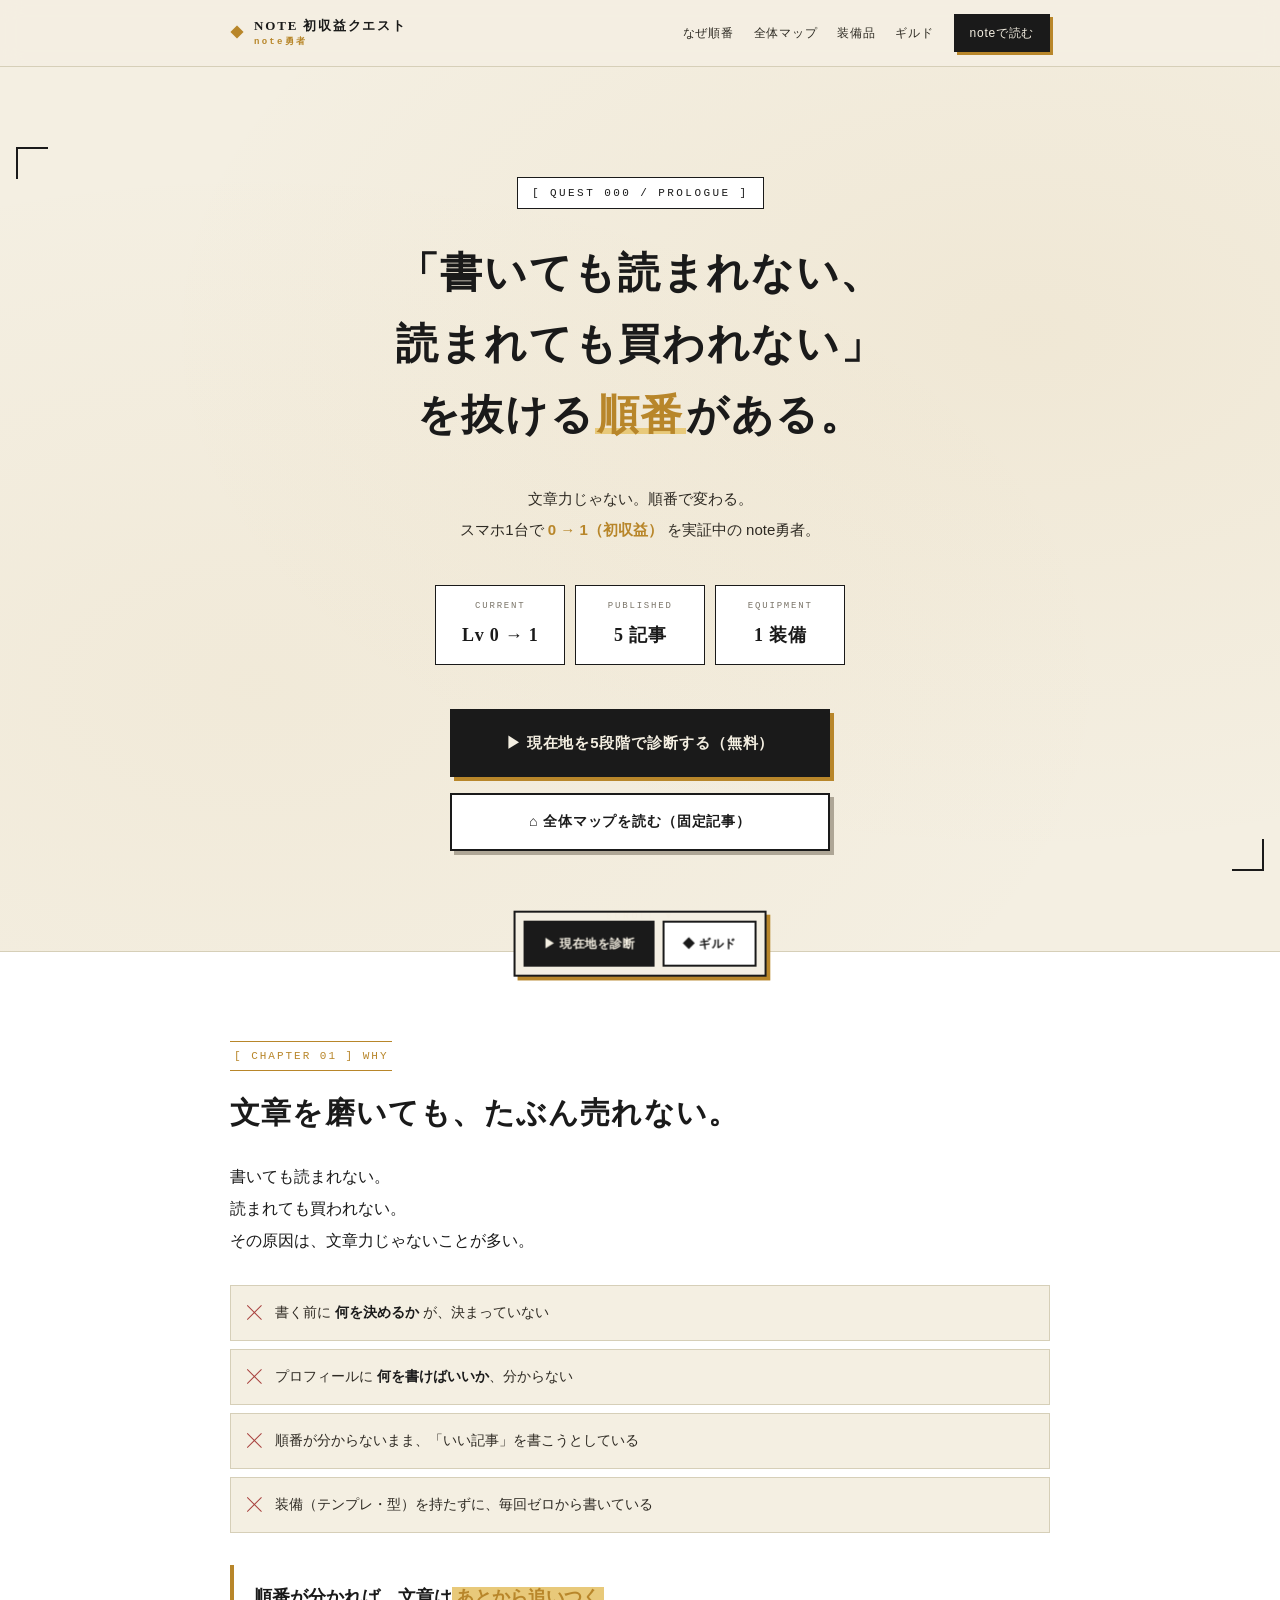
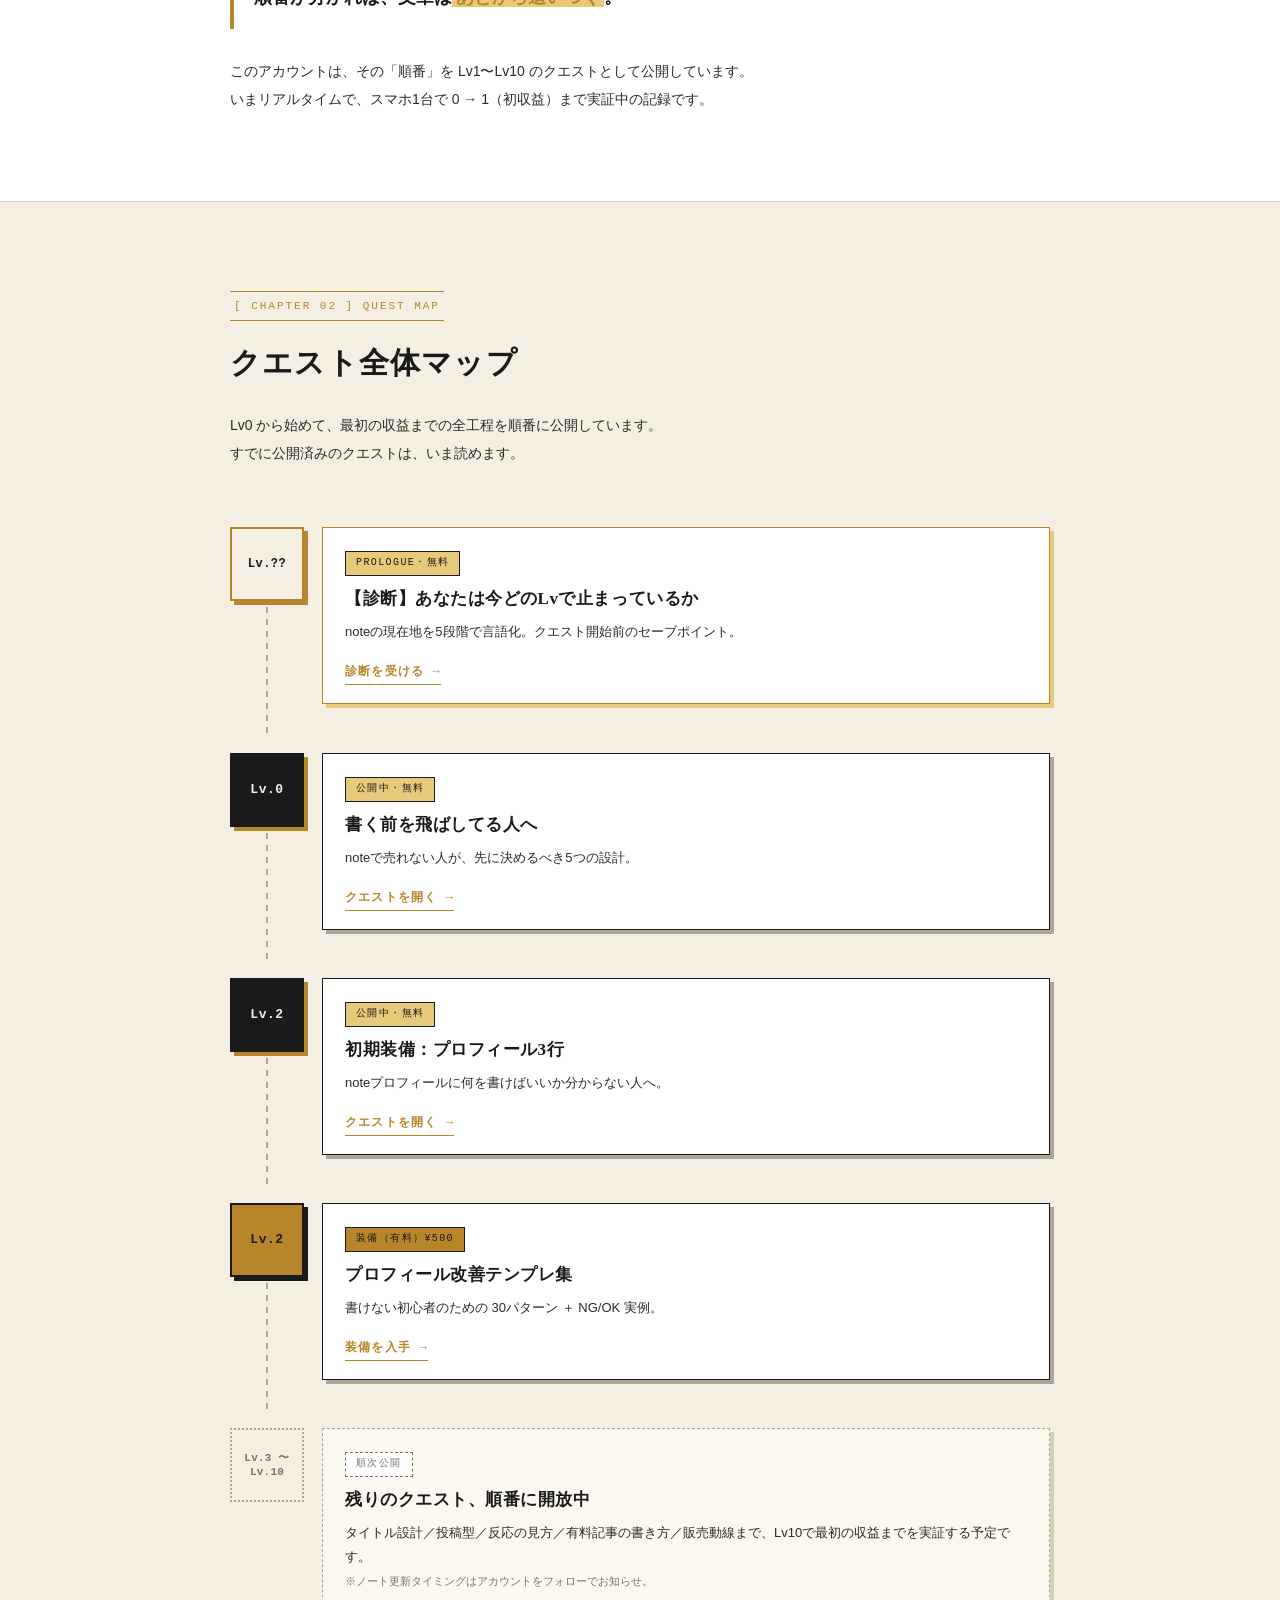
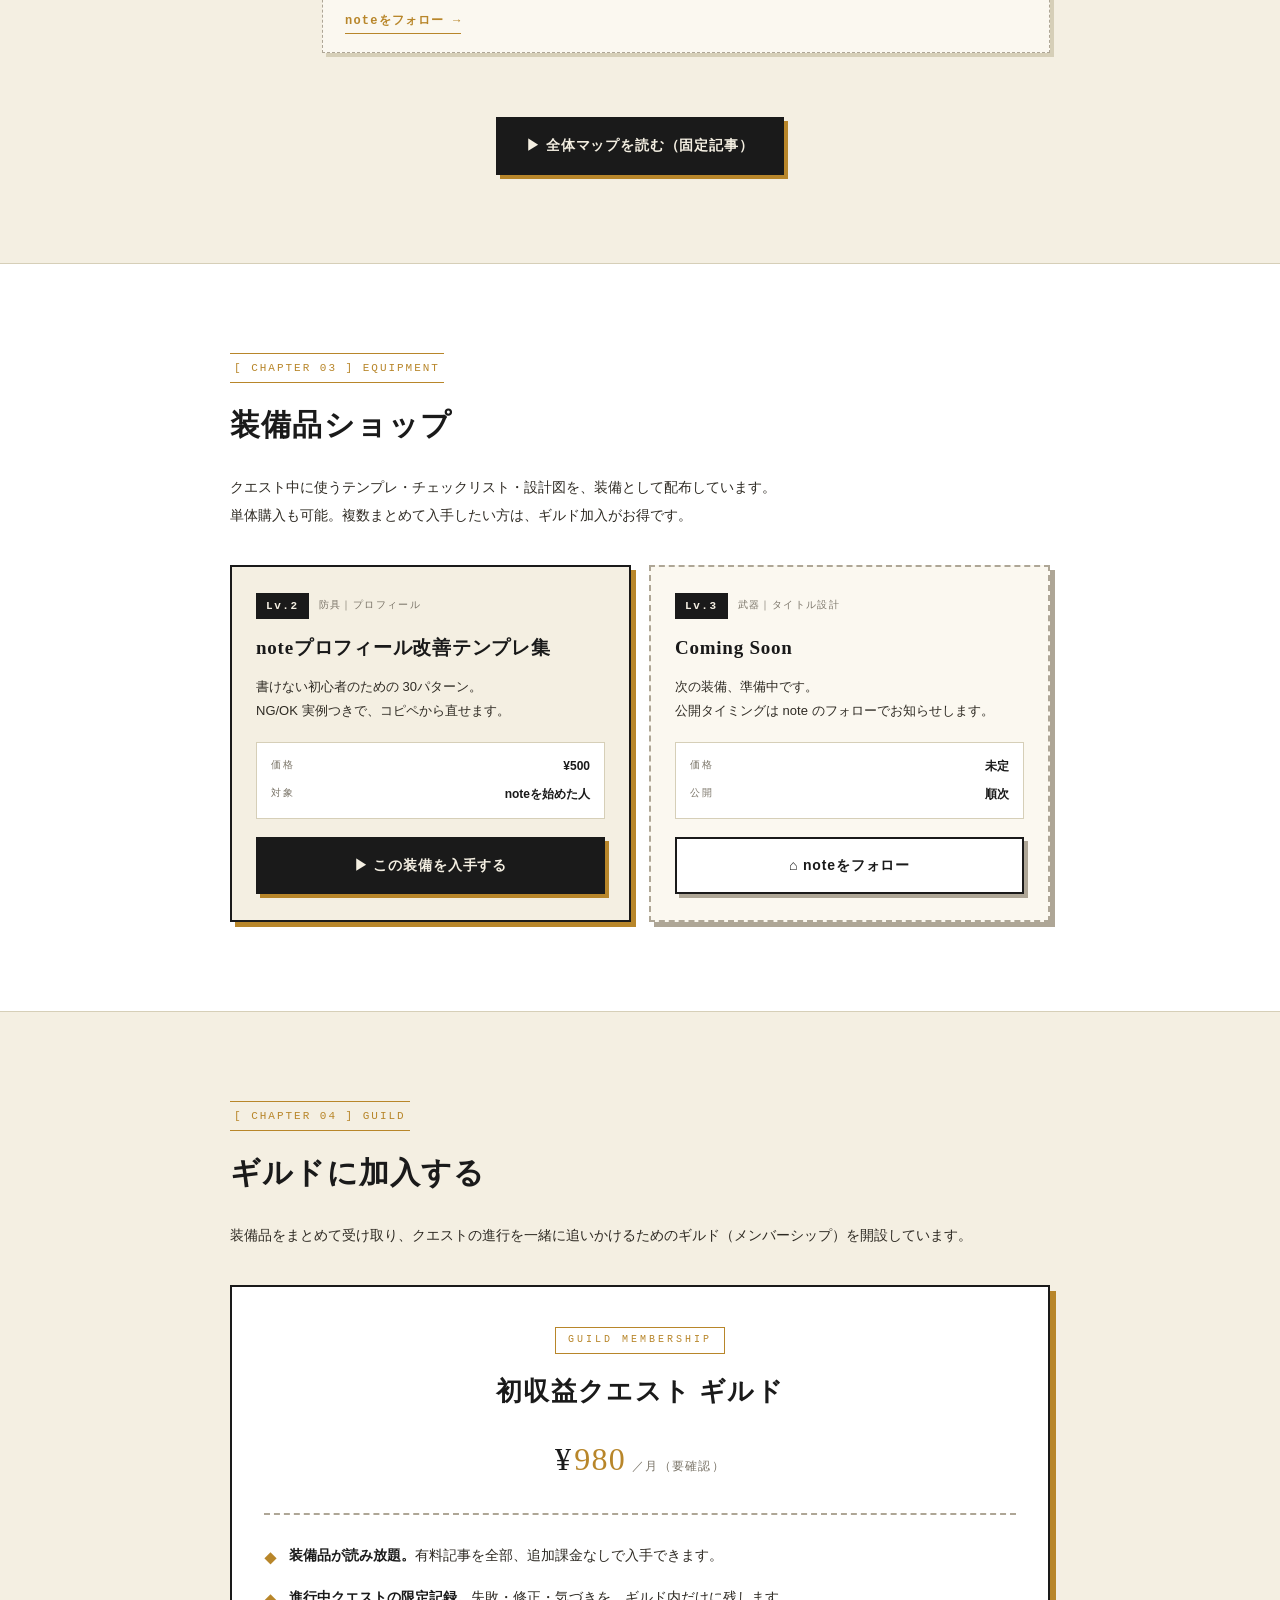
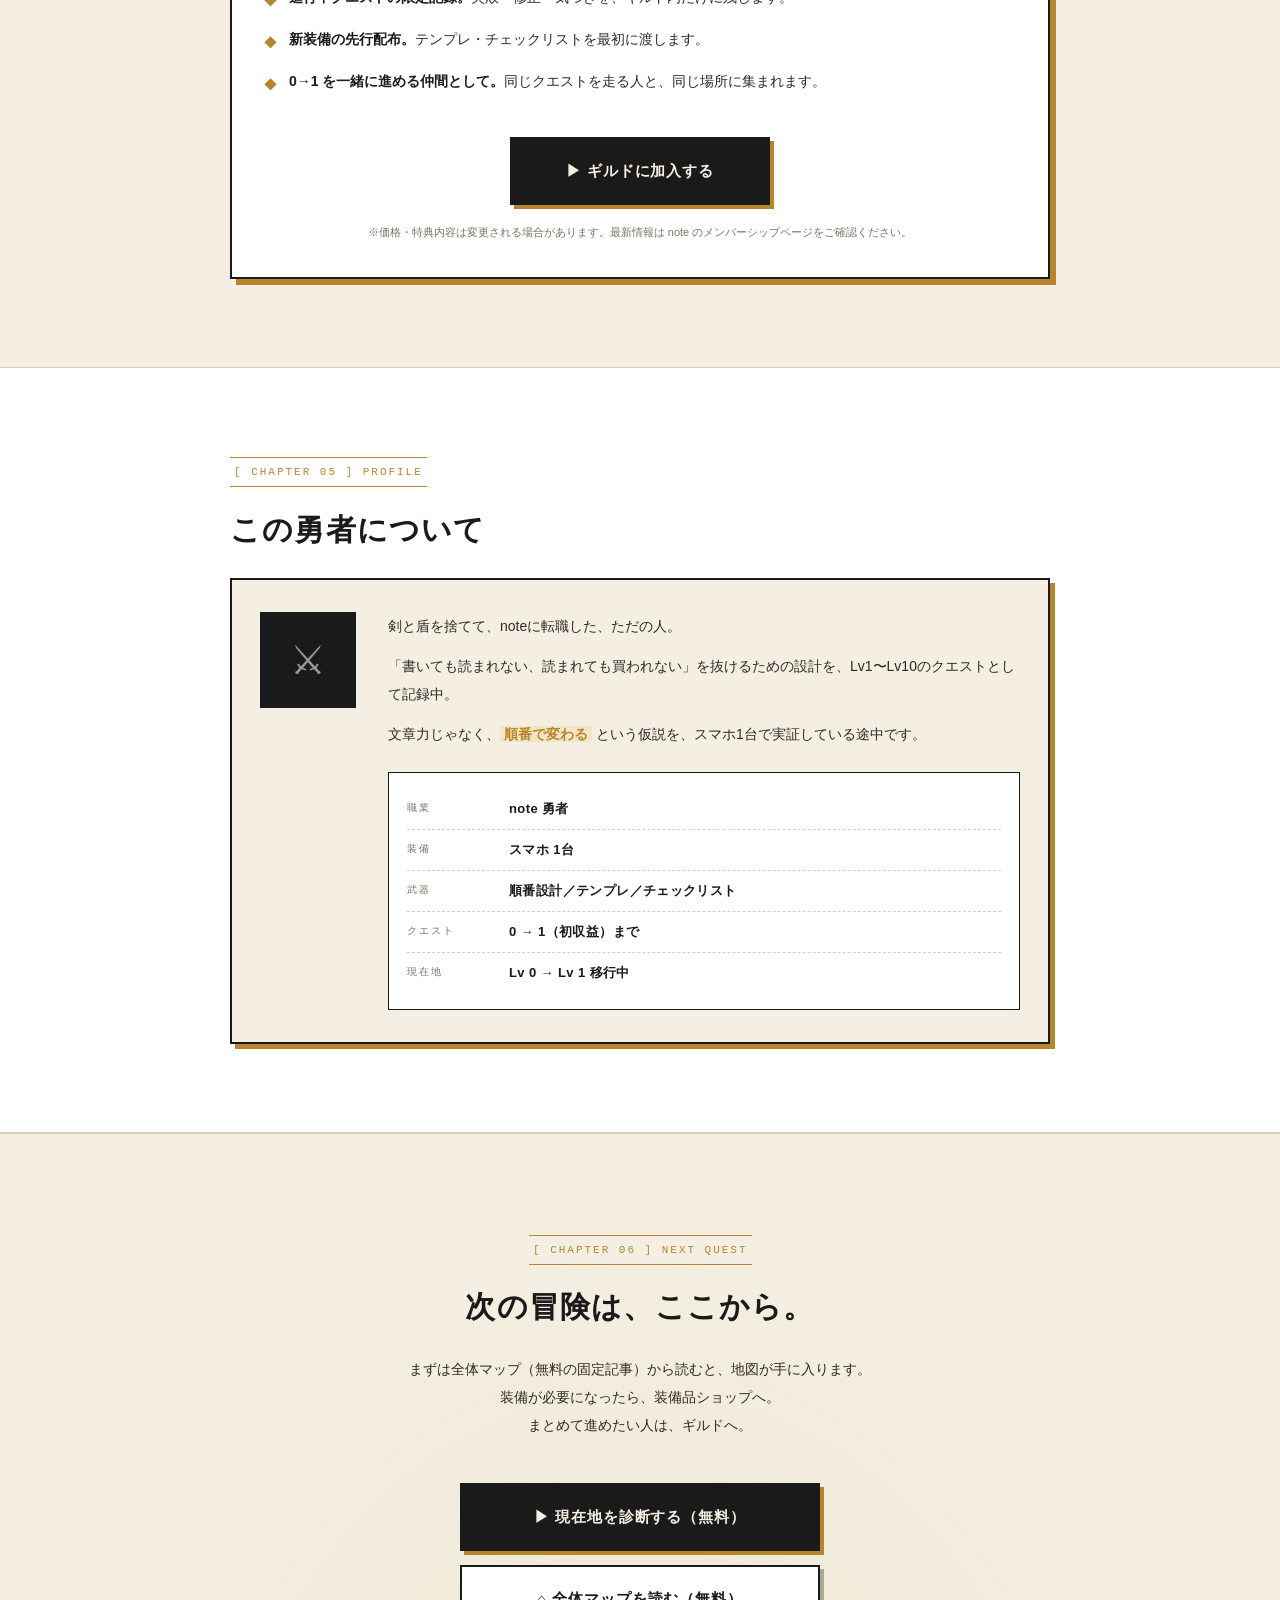
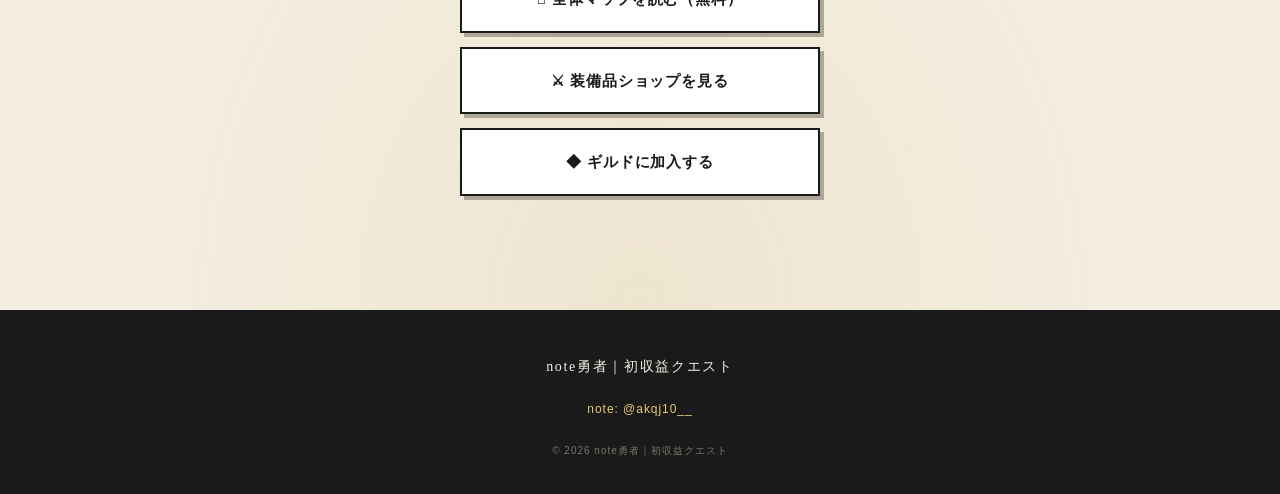
<file: index.html>
<!DOCTYPE html>
<html lang="ja">
<head>
  <meta charset="UTF-8">
  <meta name="viewport" content="width=device-width, initial-scale=1.0">
  <title>【クエスト受領中】note勇者の初収益、付き進める者を募集している</title>
  <meta name="description" content="「書いても読まれない、読まれても買われない」を抜けるための順番を、Lv1〜Lv10のクエストとして公開中。文章力じゃなく順番で変わる。スマホ1台で0→1を実証する note勇者の固定記事・装備品（有料記事）・ギルド（メンバーシップ）を1ページにまとめました。">

  <!-- OGP -->
  <meta property="og:title" content="【クエスト受領中】note勇者の初収益、付き進める者を募集している">
  <meta property="og:description" content="「書いても読まれない」を抜ける順番を、Lv1〜Lv10のクエストで公開中。スマホ1台で 0 → 1 を実証中の note勇者。">
  <meta property="og:type" content="website">
  <meta property="og:url" content="https://note-yusha.netlify.app/">
  <meta property="og:image" content="">

  <link rel="stylesheet" href="./style.css">
</head>
<body>

  <!-- =============================
       ヘッダー
       ============================= -->
  <header>
    <div class="header-inner">
      <div class="logo">
        <span class="logo-mark" aria-hidden="true">◆</span>
        <span class="logo-text">
          NOTE 初収益クエスト
          <span class="logo-sub">note勇者</span>
        </span>
      </div>
      <nav>
        <a href="#why">なぜ順番</a>
        <a href="#map">全体マップ</a>
        <a href="#equip">装備品</a>
        <a href="#guild">ギルド</a>
        <!-- ▼ noteアカウントURL -->
        <a href="https://note.com/akqj10__" class="nav-cta" target="_blank" rel="noopener noreferrer">noteで読む</a>
      </nav>
    </div>
  </header>

  <!-- =============================
       1. ヒーロー（クエスト宣言）
       ============================= -->
  <section id="hero">
    <div class="hero-inner">
      <span class="quest-label">[ QUEST 000 / PROLOGUE ]</span>
      <h1 class="hero-title">
        <span class="reveal-line"><span>「書いても読まれない、</span></span>
        <span class="reveal-line"><span>読まれても買われない」</span></span>
        <span class="reveal-line"><span>を抜ける<em>順番</em>がある。</span></span>
      </h1>
      <p class="hero-sub">
        文章力じゃない。順番で変わる。<br>
        スマホ1台で <strong>0 → 1（初収益）</strong> を実証中の note勇者。
      </p>

      <!-- ▼ クエストステータス -->
      <div class="quest-status">
        <div class="status-item">
          <span class="status-label">CURRENT</span>
          <span class="status-value">Lv 0 → 1</span>
        </div>
        <div class="status-divider" aria-hidden="true"></div>
        <div class="status-item">
          <span class="status-label">PUBLISHED</span>
          <span class="status-value">5 記事</span>
        </div>
        <div class="status-divider" aria-hidden="true"></div>
        <div class="status-item">
          <span class="status-label">EQUIPMENT</span>
          <span class="status-value">1 装備</span>
        </div>
      </div>

      <!-- ▼ メインCTA（1つ目：診断記事 / 2つ目：固定記事の全体マップ） -->
      <div class="hero-buttons">
        <!-- ▼ 診断記事URL -->
        <a href="https://note.com/akqj10__/n/n78518ca46580" class="btn btn-primary btn-lg" target="_blank" rel="noopener noreferrer">▶ 現在地を5段階で診断する（無料）</a>
        <!-- ▼ 固定記事URL（全体マップ） -->
        <a href="https://note.com/akqj10__/n/nef7b636dc374" class="btn btn-outline" target="_blank" rel="noopener noreferrer">⌂ 全体マップを読む（固定記事）</a>
      </div>
    </div>
    <!-- ▼ スクロール指示 -->
    <a href="#why" class="scroll-indicator" aria-label="スクロールして続きを見る">
      <span class="scroll-text">SCROLL ▼</span>
    </a>
  </section>

  <!-- =============================
       2. なぜ順番なのか（問題提起）
       ============================= -->
  <section id="why">
    <div class="section-inner">
      <span class="section-label">[ CHAPTER 01 ] WHY</span>
      <h2 class="section-title">文章を磨いても、たぶん売れない。</h2>
      <p class="lead-text">
        書いても読まれない。<br>
        読まれても買われない。<br>
        その原因は、文章力じゃないことが多い。
      </p>

      <ul class="bad-list">
        <li>書く前に <strong>何を決めるか</strong> が、決まっていない</li>
        <li>プロフィールに <strong>何を書けばいいか</strong>、分からない</li>
        <li>順番が分からないまま、「いい記事」を書こうとしている</li>
        <li>装備（テンプレ・型）を持たずに、毎回ゼロから書いている</li>
      </ul>

      <p class="emphasis-text">
        順番が分かれば、文章は<em>あとから追いつく</em>。
      </p>
      <p class="body-text">
        このアカウントは、その「順番」を Lv1〜Lv10 のクエストとして公開しています。<br>
        いまリアルタイムで、スマホ1台で 0 → 1（初収益）まで実証中の記録です。
      </p>
    </div>
  </section>

  <!-- =============================
       3. クエスト全体マップ（Lv1〜Lv10）
       ============================= -->
  <section id="map">
    <div class="section-inner">
      <span class="section-label">[ CHAPTER 02 ] QUEST MAP</span>
      <h2 class="section-title">クエスト全体マップ</h2>
      <p class="section-desc">
        Lv0 から始めて、最初の収益までの全工程を順番に公開しています。<br>
        すでに公開済みのクエストは、いま読めます。
      </p>

      <ol class="quest-map">

        <!-- PROLOGUE：診断記事（クエスト開始前の現在地確認） -->
        <li class="quest-node published prologue">
          <div class="quest-lv">Lv.??</div>
          <div class="quest-body">
            <div class="quest-status-tag tag-free">PROLOGUE・無料</div>
            <h3 class="quest-title">【診断】あなたは今どのLvで止まっているか</h3>
            <p class="quest-desc">noteの現在地を5段階で言語化。クエスト開始前のセーブポイント。</p>
            <!-- ▼ 診断記事URL -->
            <a href="https://note.com/akqj10__/n/n78518ca46580" class="quest-link" target="_blank" rel="noopener noreferrer">診断を受ける →</a>
          </div>
        </li>

        <!-- Lv 0 -->
        <li class="quest-node published">
          <div class="quest-lv">Lv.0</div>
          <div class="quest-body">
            <div class="quest-status-tag tag-free">公開中・無料</div>
            <h3 class="quest-title">書く前を飛ばしてる人へ</h3>
            <p class="quest-desc">noteで売れない人が、先に決めるべき5つの設計。</p>
            <!-- ▼ Lv0記事URL -->
            <a href="https://note.com/akqj10__/n/n370b93c08e81" class="quest-link" target="_blank" rel="noopener noreferrer">クエストを開く →</a>
          </div>
        </li>

        <!-- Lv 2-A -->
        <li class="quest-node published">
          <div class="quest-lv">Lv.2</div>
          <div class="quest-body">
            <div class="quest-status-tag tag-free">公開中・無料</div>
            <h3 class="quest-title">初期装備：プロフィール3行</h3>
            <p class="quest-desc">noteプロフィールに何を書けばいいか分からない人へ。</p>
            <!-- ▼ Lv2-A記事URL -->
            <a href="https://note.com/akqj10__/n/nf492d4ba3789" class="quest-link" target="_blank" rel="noopener noreferrer">クエストを開く →</a>
          </div>
        </li>

        <!-- Lv 2-B（有料） -->
        <li class="quest-node paid">
          <div class="quest-lv">Lv.2</div>
          <div class="quest-body">
            <div class="quest-status-tag tag-paid">装備（有料）¥500</div>
            <h3 class="quest-title">プロフィール改善テンプレ集</h3>
            <p class="quest-desc">書けない初心者のための 30パターン ＋ NG/OK 実例。</p>
            <!-- ▼ Lv2-B記事URL -->
            <a href="https://note.com/akqj10__/n/n0bfb76f38a1a" class="quest-link" target="_blank" rel="noopener noreferrer">装備を入手 →</a>
          </div>
        </li>

        <!-- Lv 3〜10（順次） -->
        <li class="quest-node future">
          <div class="quest-lv">Lv.3 〜 Lv.10</div>
          <div class="quest-body">
            <div class="quest-status-tag tag-future">順次公開</div>
            <h3 class="quest-title">残りのクエスト、順番に開放中</h3>
            <p class="quest-desc">
              タイトル設計／投稿型／反応の見方／有料記事の書き方／販売動線まで、Lv10で最初の収益までを実証する予定です。<br>
              <small>※ノート更新タイミングはアカウントをフォローでお知らせ。</small>
            </p>
            <!-- ▼ noteアカウントURL -->
            <a href="https://note.com/akqj10__" class="quest-link" target="_blank" rel="noopener noreferrer">noteをフォロー →</a>
          </div>
        </li>

      </ol>

      <div class="section-cta">
        <!-- ▼ 固定記事URL（全体マップ） -->
        <a href="https://note.com/akqj10__/n/nef7b636dc374" class="btn btn-primary" target="_blank" rel="noopener noreferrer">▶ 全体マップを読む（固定記事）</a>
      </div>
    </div>
  </section>

  <!-- =============================
       4. 装備品（有料記事）
       ============================= -->
  <section id="equip">
    <div class="section-inner">
      <span class="section-label">[ CHAPTER 03 ] EQUIPMENT</span>
      <h2 class="section-title">装備品ショップ</h2>
      <p class="section-desc">
        クエスト中に使うテンプレ・チェックリスト・設計図を、装備として配布しています。<br>
        単体購入も可能。複数まとめて入手したい方は、ギルド加入がお得です。
      </p>

      <div class="equip-grid">

        <!-- 装備 1 -->
        <article class="equip-card">
          <div class="equip-meta">
            <span class="equip-lv">Lv.2</span>
            <span class="equip-type">防具｜プロフィール</span>
          </div>
          <h3 class="equip-name">noteプロフィール改善テンプレ集</h3>
          <p class="equip-desc">
            書けない初心者のための 30パターン。<br>
            NG/OK 実例つきで、コピペから直せます。
          </p>
          <div class="equip-stats">
            <div class="equip-stat">
              <span class="stat-key">価格</span>
              <span class="stat-val">¥500</span>
            </div>
            <div class="equip-stat">
              <span class="stat-key">対象</span>
              <span class="stat-val">noteを始めた人</span>
            </div>
          </div>
          <!-- ▼ Lv2-B記事URL -->
          <a href="https://note.com/akqj10__/n/n0bfb76f38a1a" class="btn btn-primary btn-block" target="_blank" rel="noopener noreferrer">▶ この装備を入手する</a>
        </article>

        <!-- 装備 2（Coming Soon） -->
        <article class="equip-card disabled">
          <div class="equip-meta">
            <span class="equip-lv">Lv.3</span>
            <span class="equip-type">武器｜タイトル設計</span>
          </div>
          <h3 class="equip-name">Coming Soon</h3>
          <p class="equip-desc">
            次の装備、準備中です。<br>
            公開タイミングは note のフォローでお知らせします。
          </p>
          <div class="equip-stats">
            <div class="equip-stat">
              <span class="stat-key">価格</span>
              <span class="stat-val">未定</span>
            </div>
            <div class="equip-stat">
              <span class="stat-key">公開</span>
              <span class="stat-val">順次</span>
            </div>
          </div>
          <!-- ▼ noteアカウントURL -->
          <a href="https://note.com/akqj10__" class="btn btn-outline btn-block" target="_blank" rel="noopener noreferrer">⌂ noteをフォロー</a>
        </article>

      </div>
    </div>
  </section>

  <!-- =============================
       5. ギルド（メンバーシップ）
       ============================= -->
  <section id="guild">
    <div class="section-inner">
      <span class="section-label">[ CHAPTER 04 ] GUILD</span>
      <h2 class="section-title">ギルドに加入する</h2>
      <p class="section-desc">
        装備品をまとめて受け取り、クエストの進行を一緒に追いかけるためのギルド（メンバーシップ）を開設しています。
      </p>

      <div class="guild-card">
        <div class="guild-header">
          <span class="guild-tag">GUILD MEMBERSHIP</span>
          <h3 class="guild-name">初収益クエスト ギルド</h3>
          <!-- ▼ メンバーシップ価格（要記入） -->
          <div class="guild-price">¥<span class="guild-price-num">980</span><span class="guild-price-unit">／月（要確認）</span></div>
        </div>

        <ul class="guild-benefits">
          <li>
            <span class="benefit-mark">◆</span>
            <span class="benefit-text"><strong>装備品が読み放題。</strong>有料記事を全部、追加課金なしで入手できます。</span>
          </li>
          <li>
            <span class="benefit-mark">◆</span>
            <span class="benefit-text"><strong>進行中クエストの限定記録。</strong>失敗・修正・気づきを、ギルド内だけに残します。</span>
          </li>
          <li>
            <span class="benefit-mark">◆</span>
            <span class="benefit-text"><strong>新装備の先行配布。</strong>テンプレ・チェックリストを最初に渡します。</span>
          </li>
          <li>
            <span class="benefit-mark">◆</span>
            <span class="benefit-text"><strong>0→1 を一緒に進める仲間として。</strong>同じクエストを走る人と、同じ場所に集まれます。</span>
          </li>
        </ul>

        <!-- ▼ メンバーシップURL（要差し替え：いまは仮で account URL） -->
        <div class="section-cta">
          <a href="https://note.com/akqj10__" class="btn btn-primary btn-lg" target="_blank" rel="noopener noreferrer">▶ ギルドに加入する</a>
        </div>
        <p class="guild-note">
          ※価格・特典内容は変更される場合があります。最新情報は note のメンバーシップページをご確認ください。
        </p>
      </div>
    </div>
  </section>

  <!-- =============================
       6. 勇者プロフィール
       ============================= -->
  <section id="hero-profile">
    <div class="section-inner">
      <span class="section-label">[ CHAPTER 05 ] PROFILE</span>
      <h2 class="section-title">この勇者について</h2>

      <div class="profile-card">
        <div class="profile-portrait" aria-hidden="true">
          <span class="portrait-mark">⚔</span>
        </div>
        <div class="profile-body">
          <p class="profile-line">
            剣と盾を捨てて、noteに転職した、ただの人。
          </p>
          <p class="profile-line">
            「書いても読まれない、読まれても買われない」を抜けるための設計を、Lv1〜Lv10のクエストとして記録中。
          </p>
          <p class="profile-line">
            文章力じゃなく、<strong>順番で変わる</strong> という仮説を、スマホ1台で実証している途中です。
          </p>

          <!-- ステータスシート -->
          <dl class="status-sheet">
            <div class="sheet-row">
              <dt>職業</dt>
              <dd>note 勇者</dd>
            </div>
            <div class="sheet-row">
              <dt>装備</dt>
              <dd>スマホ 1台</dd>
            </div>
            <div class="sheet-row">
              <dt>武器</dt>
              <dd>順番設計／テンプレ／チェックリスト</dd>
            </div>
            <div class="sheet-row">
              <dt>クエスト</dt>
              <dd>0 → 1（初収益）まで</dd>
            </div>
            <div class="sheet-row">
              <dt>現在地</dt>
              <dd>Lv 0 → Lv 1 移行中</dd>
            </div>
          </dl>
        </div>
      </div>
    </div>
  </section>

  <!-- =============================
       7. 最後のCTA
       ============================= -->
  <section id="cta">
    <div class="section-inner">
      <span class="section-label">[ CHAPTER 06 ] NEXT QUEST</span>
      <h2 class="section-title">次の冒険は、ここから。</h2>
      <p class="cta-lead">
        まずは全体マップ（無料の固定記事）から読むと、地図が手に入ります。<br>
        装備が必要になったら、装備品ショップへ。<br>
        まとめて進めたい人は、ギルドへ。
      </p>

      <div class="cta-buttons">
        <!-- ▼ 診断記事URL -->
        <a href="https://note.com/akqj10__/n/n78518ca46580" class="btn btn-primary btn-cta" target="_blank" rel="noopener noreferrer">▶ 現在地を診断する（無料）</a>
        <!-- ▼ 固定記事URL（全体マップ） -->
        <a href="https://note.com/akqj10__/n/nef7b636dc374" class="btn btn-outline btn-cta" target="_blank" rel="noopener noreferrer">⌂ 全体マップを読む（無料）</a>
        <a href="#equip" class="btn btn-outline btn-cta">⚔ 装備品ショップを見る</a>
        <!-- ▼ メンバーシップURL（要差し替え：仮で account URL） -->
        <a href="https://note.com/akqj10__" class="btn btn-outline btn-cta" target="_blank" rel="noopener noreferrer">◆ ギルドに加入する</a>
      </div>
    </div>
  </section>

  <!-- =============================
       フッター
       ============================= -->
  <footer>
    <p class="footer-title">note勇者｜初収益クエスト</p>
    <nav class="footer-nav">
      <!-- ▼ noteアカウントURL -->
      <a href="https://note.com/akqj10__" target="_blank" rel="noopener noreferrer">note: @akqj10__</a>
    </nav>
    <p class="footer-copy">© 2026 note勇者｜初収益クエスト</p>
  </footer>

  <!-- =============================
       スティッキーCTA（スクロール中に常時表示）
       ============================= -->
  <div class="sticky-cta" aria-hidden="true">
    <!-- ▼ 診断記事URL -->
    <a href="https://note.com/akqj10__/n/n78518ca46580" class="btn btn-primary" target="_blank" rel="noopener noreferrer">▶ 現在地を診断</a>
    <a href="#guild" class="btn btn-outline">◆ ギルド</a>
  </div>

  <script src="./script.js"></script>
</body>
</html>
</file>
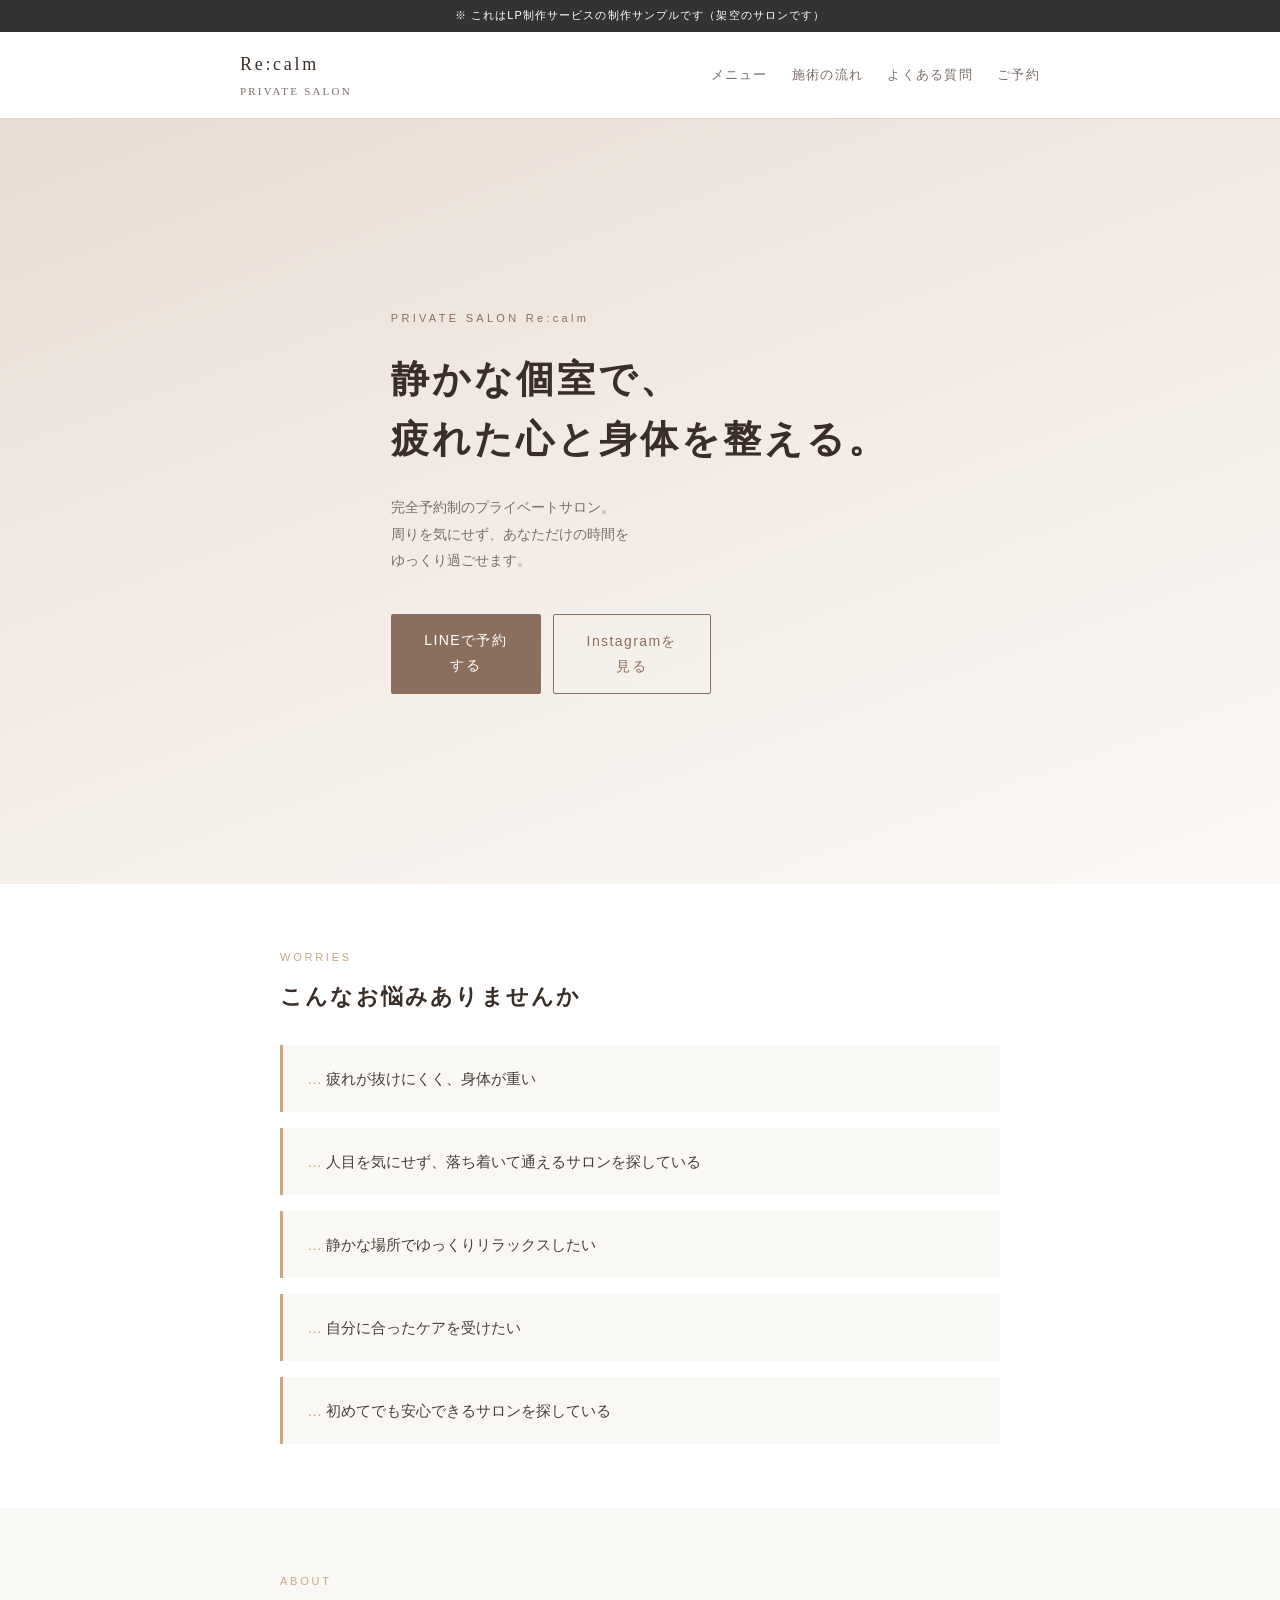
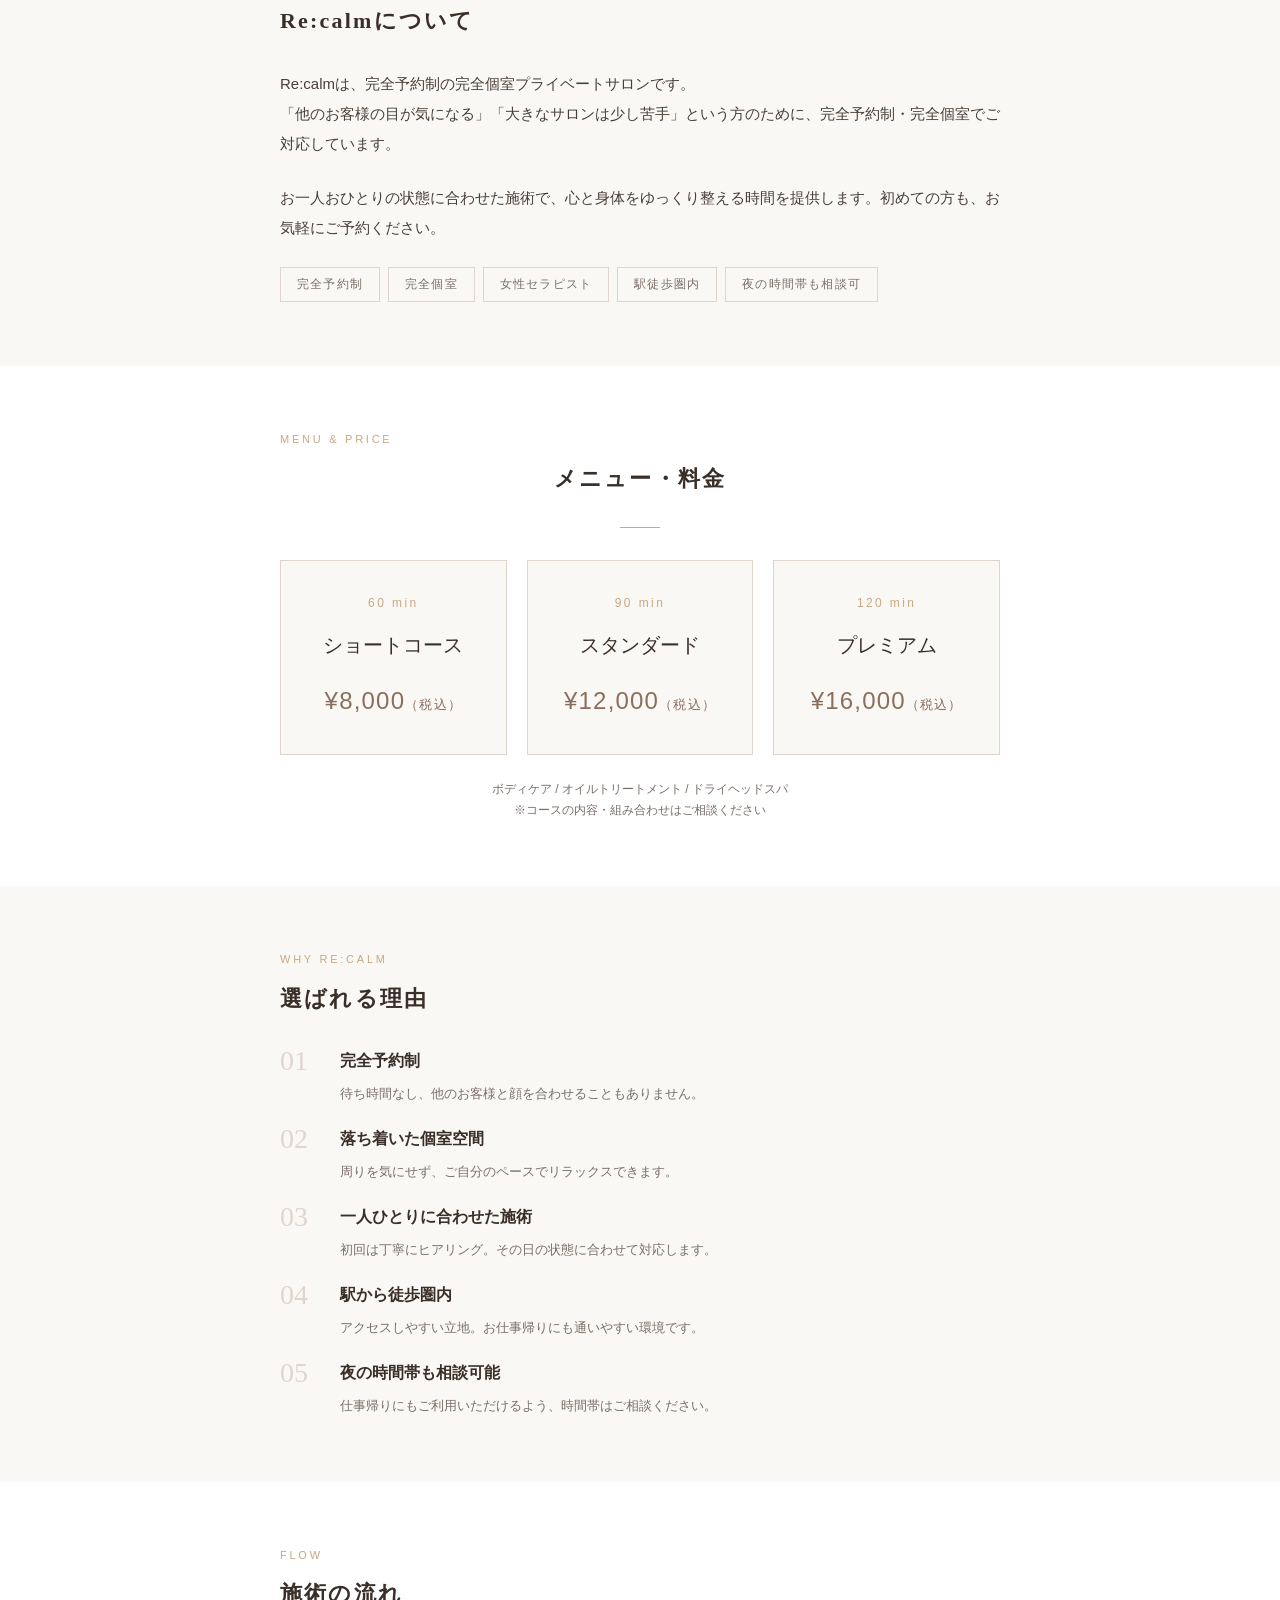
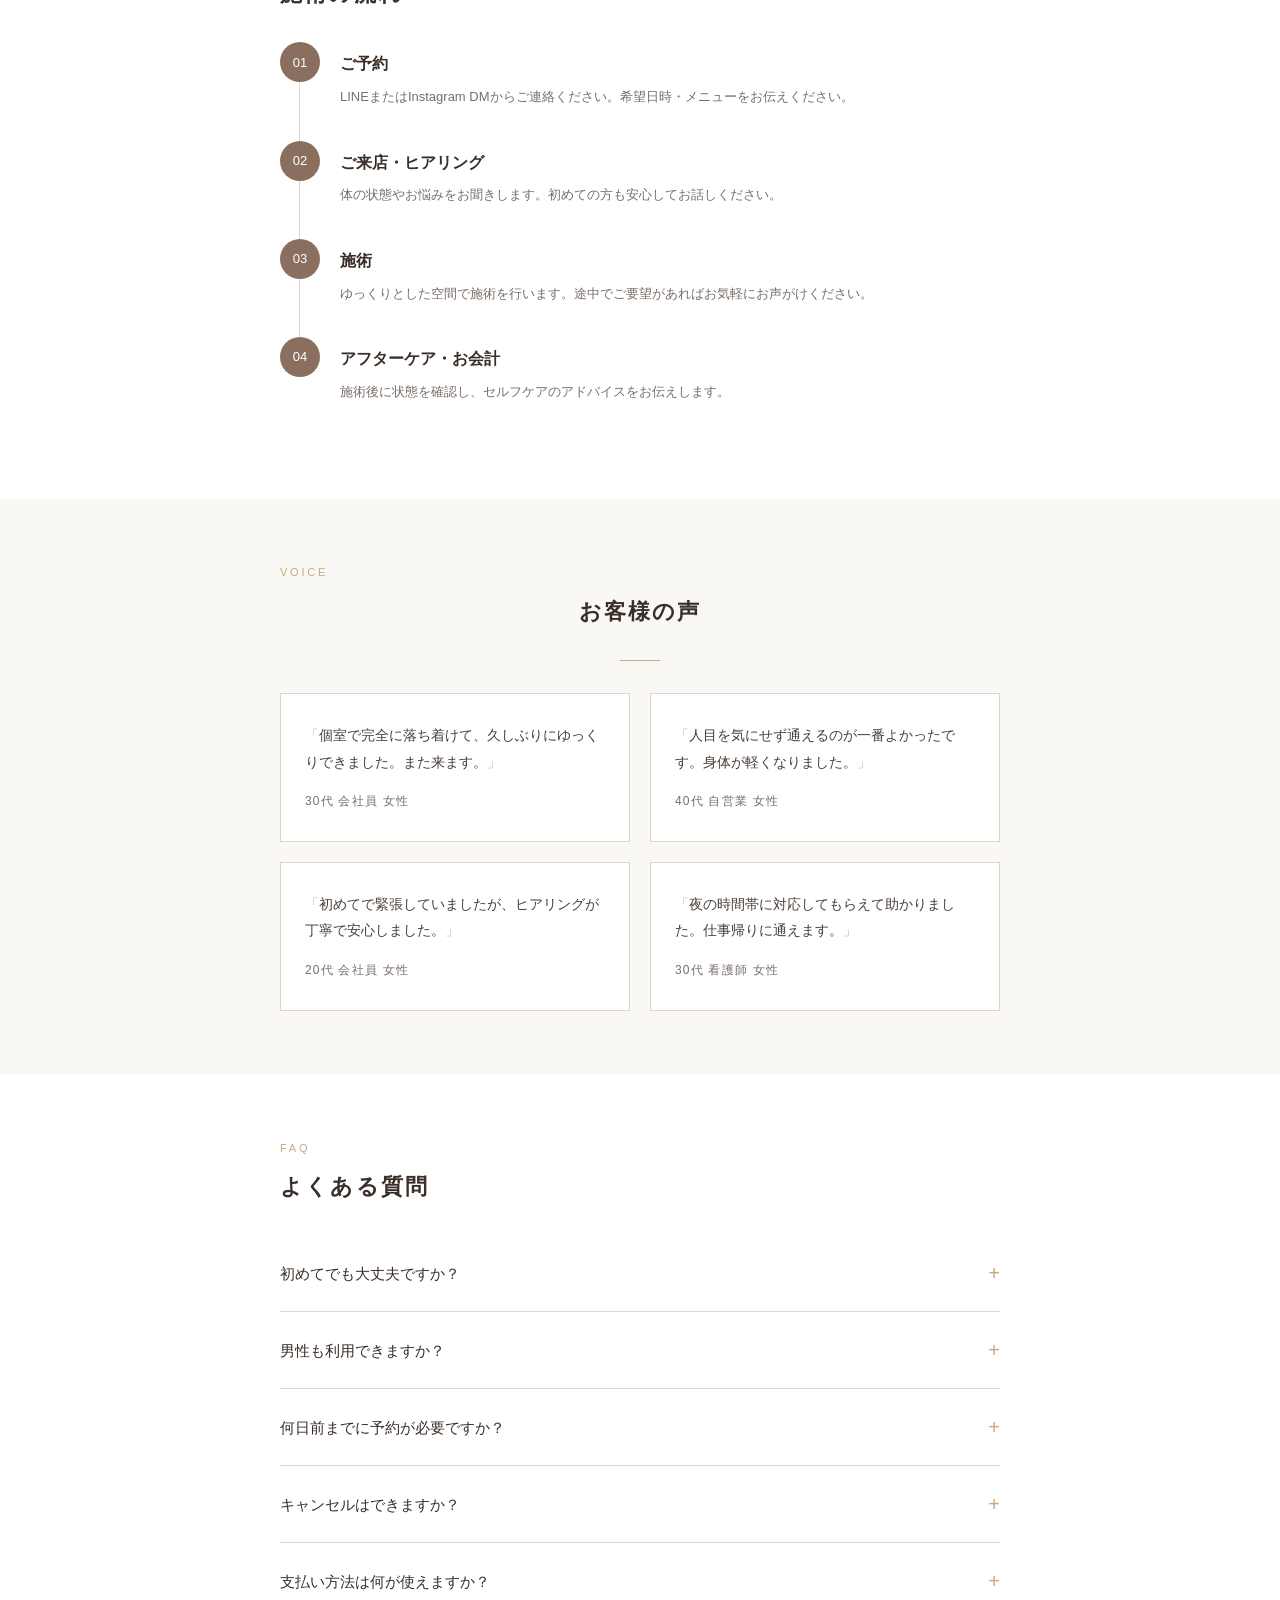
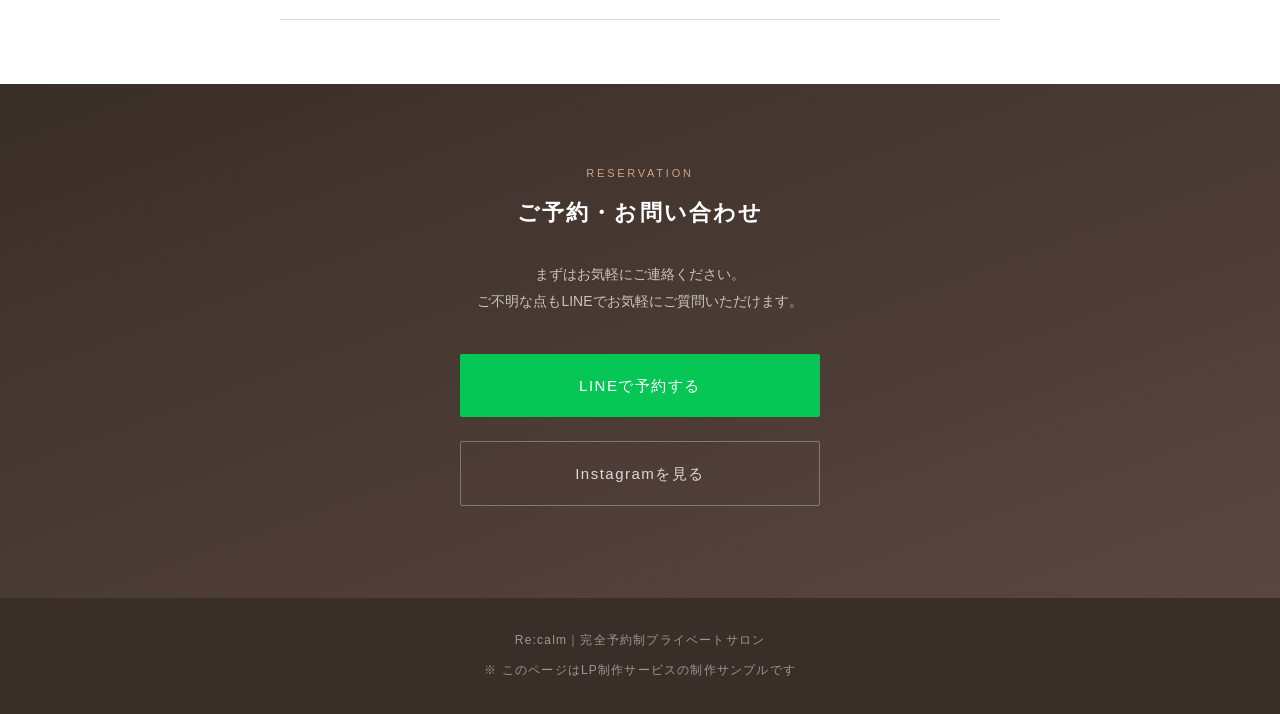
<file: sample-salon-lp/index.html>
<!DOCTYPE html>
<html lang="ja">
<head>
  <meta charset="UTF-8">
  <meta name="viewport" content="width=device-width, initial-scale=1.0">
  <title>Re:calm｜完全予約制プライベートサロン</title>
  <meta name="description" content="完全予約制のプライベートサロンRe:calm。静かな個室で、疲れた心と身体を整える。ボディケア・オイルトリートメント・ドライヘッドスパ。60分8,000円〜。">

  <!-- OGP -->
  <meta property="og:title" content="Re:calm｜完全予約制プライベートサロン">
  <meta property="og:description" content="静かな個室で、疲れた心と身体を整える。完全予約制のプライベートサロン。">
  <meta property="og:type" content="website">
  <meta property="og:url" content="">
  <meta property="og:image" content="">
  <meta name="twitter:card" content="summary_large_image">

  <link rel="stylesheet" href="style.css">
</head>
<body>

  <!-- サンプル表記 -->
  <div class="sample-badge">※ これはLP制作サービスの制作サンプルです（架空のサロンです）</div>

  <!-- ヘッダー -->
  <header>
    <div class="header-inner">
      <div class="logo">
        Re:calm
        <span>PRIVATE SALON</span>
      </div>
      <nav>
        <a href="#menu">メニュー</a>
        <a href="#flow">施術の流れ</a>
        <a href="#faq">よくある質問</a>
        <a href="#cta">ご予約</a>
      </nav>
    </div>
  </header>

  <!-- ファーストビュー -->
  <section id="hero">
    <div class="hero-inner">
      <span class="hero-label">PRIVATE SALON Re:calm</span>
      <h1 class="hero-title">
        静かな個室で、<br>
        疲れた心と身体を整える。
      </h1>
      <p class="hero-sub">
        完全予約制のプライベートサロン。<br>
        周りを気にせず、あなただけの時間を<br>
        ゆっくり過ごせます。
      </p>
      <div class="hero-buttons">
        <a href="#cta" class="btn btn-primary">LINEで予約する</a>
        <a href="#cta" class="btn btn-outline">Instagramを見る</a>
      </div>
    </div>
  </section>

  <!-- お悩み -->
  <section id="worries">
    <div class="section-inner">
      <span class="section-label">Worries</span>
      <h2 class="section-title">こんなお悩みありませんか</h2>
      <ul class="worries-list">
        <li>疲れが抜けにくく、身体が重い</li>
        <li>人目を気にせず、落ち着いて通えるサロンを探している</li>
        <li>静かな場所でゆっくりリラックスしたい</li>
        <li>自分に合ったケアを受けたい</li>
        <li>初めてでも安心できるサロンを探している</li>
      </ul>
    </div>
  </section>

  <!-- About -->
  <section id="about">
    <div class="section-inner">
      <span class="section-label">About</span>
      <h2 class="section-title">Re:calmについて</h2>
      <p class="about-text">
        Re:calmは、完全予約制の完全個室プライベートサロンです。<br>
        「他のお客様の目が気になる」「大きなサロンは少し苦手」という方のために、完全予約制・完全個室でご対応しています。
      </p>
      <p class="about-text">
        お一人おひとりの状態に合わせた施術で、心と身体をゆっくり整える時間を提供します。初めての方も、お気軽にご予約ください。
      </p>
      <div class="about-tags">
        <span class="tag">完全予約制</span>
        <span class="tag">完全個室</span>
        <span class="tag">女性セラピスト</span>
        <span class="tag">駅徒歩圏内</span>
        <span class="tag">夜の時間帯も相談可</span>
      </div>
    </div>
  </section>

  <!-- メニュー・料金 -->
  <section id="menu">
    <div class="section-inner">
      <span class="section-label">Menu & Price</span>
      <h2 class="section-title center">メニュー・料金</h2>
      <div class="divider"></div>
      <div class="menu-grid">
        <div class="menu-card">
          <span class="duration">60 min</span>
          <div class="name">ショートコース</div>
          <div class="price">¥8,000<span>（税込）</span></div>
        </div>
        <div class="menu-card">
          <span class="duration">90 min</span>
          <div class="name">スタンダード</div>
          <div class="price">¥12,000<span>（税込）</span></div>
        </div>
        <div class="menu-card">
          <span class="duration">120 min</span>
          <div class="name">プレミアム</div>
          <div class="price">¥16,000<span>（税込）</span></div>
        </div>
      </div>
      <p class="menu-note">
        ボディケア / オイルトリートメント / ドライヘッドスパ<br>
        ※コースの内容・組み合わせはご相談ください
      </p>
    </div>
  </section>

  <!-- 選ばれる理由 -->
  <section id="reasons">
    <div class="section-inner">
      <span class="section-label">Why Re:calm</span>
      <h2 class="section-title">選ばれる理由</h2>
      <ul class="reasons-list">
        <li>
          <span class="reason-num">01</span>
          <div class="reason-content">
            <div class="title">完全予約制</div>
            <div class="desc">待ち時間なし、他のお客様と顔を合わせることもありません。</div>
          </div>
        </li>
        <li>
          <span class="reason-num">02</span>
          <div class="reason-content">
            <div class="title">落ち着いた個室空間</div>
            <div class="desc">周りを気にせず、ご自分のペースでリラックスできます。</div>
          </div>
        </li>
        <li>
          <span class="reason-num">03</span>
          <div class="reason-content">
            <div class="title">一人ひとりに合わせた施術</div>
            <div class="desc">初回は丁寧にヒアリング。その日の状態に合わせて対応します。</div>
          </div>
        </li>
        <li>
          <span class="reason-num">04</span>
          <div class="reason-content">
            <div class="title">駅から徒歩圏内</div>
            <div class="desc">アクセスしやすい立地。お仕事帰りにも通いやすい環境です。</div>
          </div>
        </li>
        <li>
          <span class="reason-num">05</span>
          <div class="reason-content">
            <div class="title">夜の時間帯も相談可能</div>
            <div class="desc">仕事帰りにもご利用いただけるよう、時間帯はご相談ください。</div>
          </div>
        </li>
      </ul>
    </div>
  </section>

  <!-- 施術の流れ -->
  <section id="flow">
    <div class="section-inner">
      <span class="section-label">Flow</span>
      <h2 class="section-title">施術の流れ</h2>
      <ul class="flow-list">
        <li class="flow-item">
          <div class="flow-step">01</div>
          <div class="flow-content">
            <div class="title">ご予約</div>
            <div class="desc">LINEまたはInstagram DMからご連絡ください。希望日時・メニューをお伝えください。</div>
          </div>
        </li>
        <li class="flow-item">
          <div class="flow-step">02</div>
          <div class="flow-content">
            <div class="title">ご来店・ヒアリング</div>
            <div class="desc">体の状態やお悩みをお聞きします。初めての方も安心してお話しください。</div>
          </div>
        </li>
        <li class="flow-item">
          <div class="flow-step">03</div>
          <div class="flow-content">
            <div class="title">施術</div>
            <div class="desc">ゆっくりとした空間で施術を行います。途中でご要望があればお気軽にお声がけください。</div>
          </div>
        </li>
        <li class="flow-item">
          <div class="flow-step">04</div>
          <div class="flow-content">
            <div class="title">アフターケア・お会計</div>
            <div class="desc">施術後に状態を確認し、セルフケアのアドバイスをお伝えします。</div>
          </div>
        </li>
      </ul>
    </div>
  </section>

  <!-- お客様の声 -->
  <section id="voices">
    <div class="section-inner">
      <span class="section-label">Voice</span>
      <h2 class="section-title center">お客様の声</h2>
      <div class="divider"></div>
      <div class="voices-grid">
        <div class="voice-card">
          <p class="voice-text">個室で完全に落ち着けて、久しぶりにゆっくりできました。また来ます。</p>
          <div class="voice-meta">30代 会社員 女性</div>
        </div>
        <div class="voice-card">
          <p class="voice-text">人目を気にせず通えるのが一番よかったです。身体が軽くなりました。</p>
          <div class="voice-meta">40代 自営業 女性</div>
        </div>
        <div class="voice-card">
          <p class="voice-text">初めてで緊張していましたが、ヒアリングが丁寧で安心しました。</p>
          <div class="voice-meta">20代 会社員 女性</div>
        </div>
        <div class="voice-card">
          <p class="voice-text">夜の時間帯に対応してもらえて助かりました。仕事帰りに通えます。</p>
          <div class="voice-meta">30代 看護師 女性</div>
        </div>
      </div>
    </div>
  </section>

  <!-- FAQ -->
  <section id="faq">
    <div class="section-inner">
      <span class="section-label">FAQ</span>
      <h2 class="section-title">よくある質問</h2>
      <div class="faq-list">
        <div class="faq-item">
          <div class="faq-question">初めてでも大丈夫ですか？</div>
          <div class="faq-answer">はい、大丈夫です。初めての方にも丁寧にご案内します。ご不安な点はご予約前にLINEでご質問ください。</div>
        </div>
        <div class="faq-item">
          <div class="faq-question">男性も利用できますか？</div>
          <div class="faq-answer">現在は女性専用とさせていただいております。</div>
        </div>
        <div class="faq-item">
          <div class="faq-question">何日前までに予約が必要ですか？</div>
          <div class="faq-answer">当日のご予約も空きがあれば対応可能です。お早めにご連絡ください。</div>
        </div>
        <div class="faq-item">
          <div class="faq-question">キャンセルはできますか？</div>
          <div class="faq-answer">前日までのキャンセルは無料です。当日キャンセルはキャンセル料が発生します。</div>
        </div>
        <div class="faq-item">
          <div class="faq-question">支払い方法は何が使えますか？</div>
          <div class="faq-answer">現金・PayPay・カード払いに対応しています。</div>
        </div>
      </div>
    </div>
  </section>

  <!-- CTA -->
  <section id="cta">
    <div class="section-inner">
      <span class="section-label">Reservation</span>
      <h2 class="section-title">ご予約・お問い合わせ</h2>
      <p class="cta-text">
        まずはお気軽にご連絡ください。<br>
        ご不明な点もLINEでお気軽にご質問いただけます。
      </p>
      <div class="cta-buttons">
        <!-- リンクはあとから差し替えてください -->
        <a href="#" class="btn btn-lg btn-line">LINEで予約する</a>
        <a href="#" class="btn btn-lg btn-insta">Instagramを見る</a>
      </div>
    </div>
  </section>

  <!-- フッター -->
  <footer>
    <p>Re:calm｜完全予約制プライベートサロン</p>
    <p style="margin-top:8px;">※ このページはLP制作サービスの制作サンプルです</p>
  </footer>

  <script src="script.js"></script>
</body>
</html>
</file>
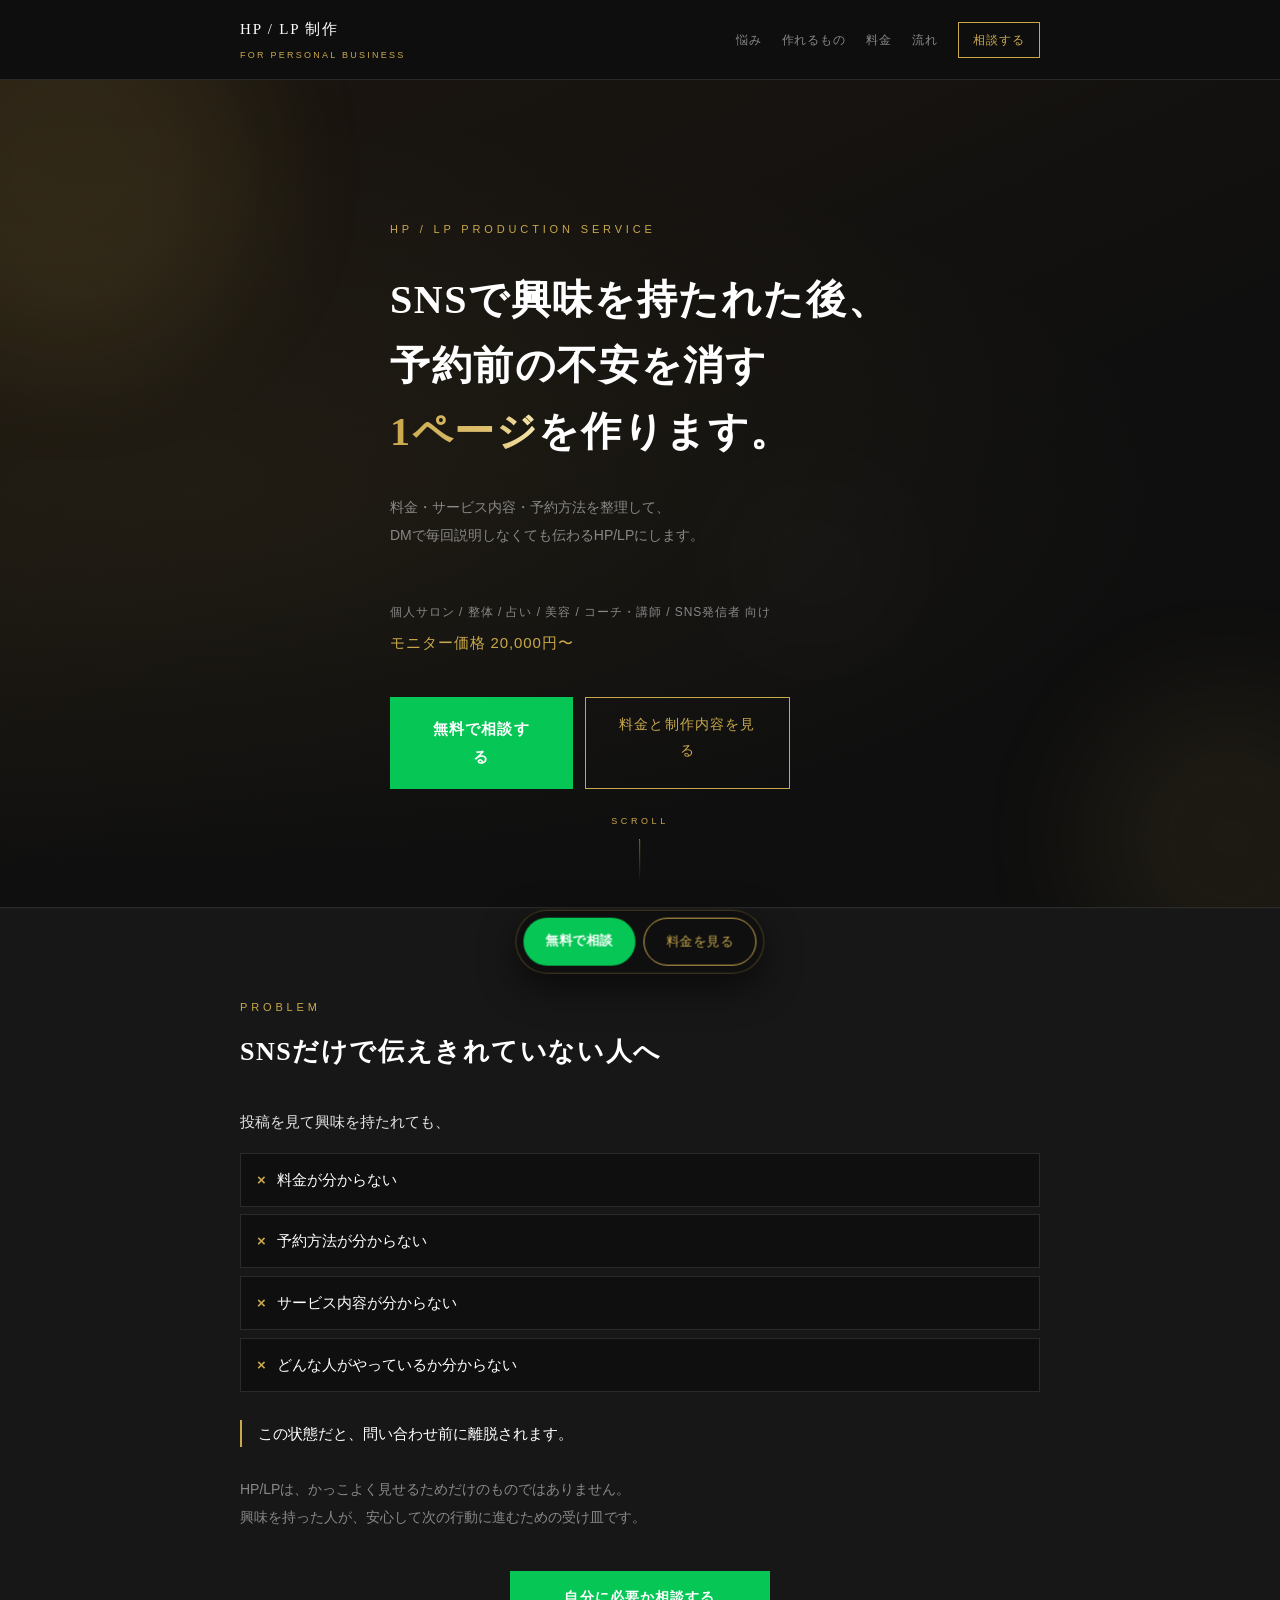
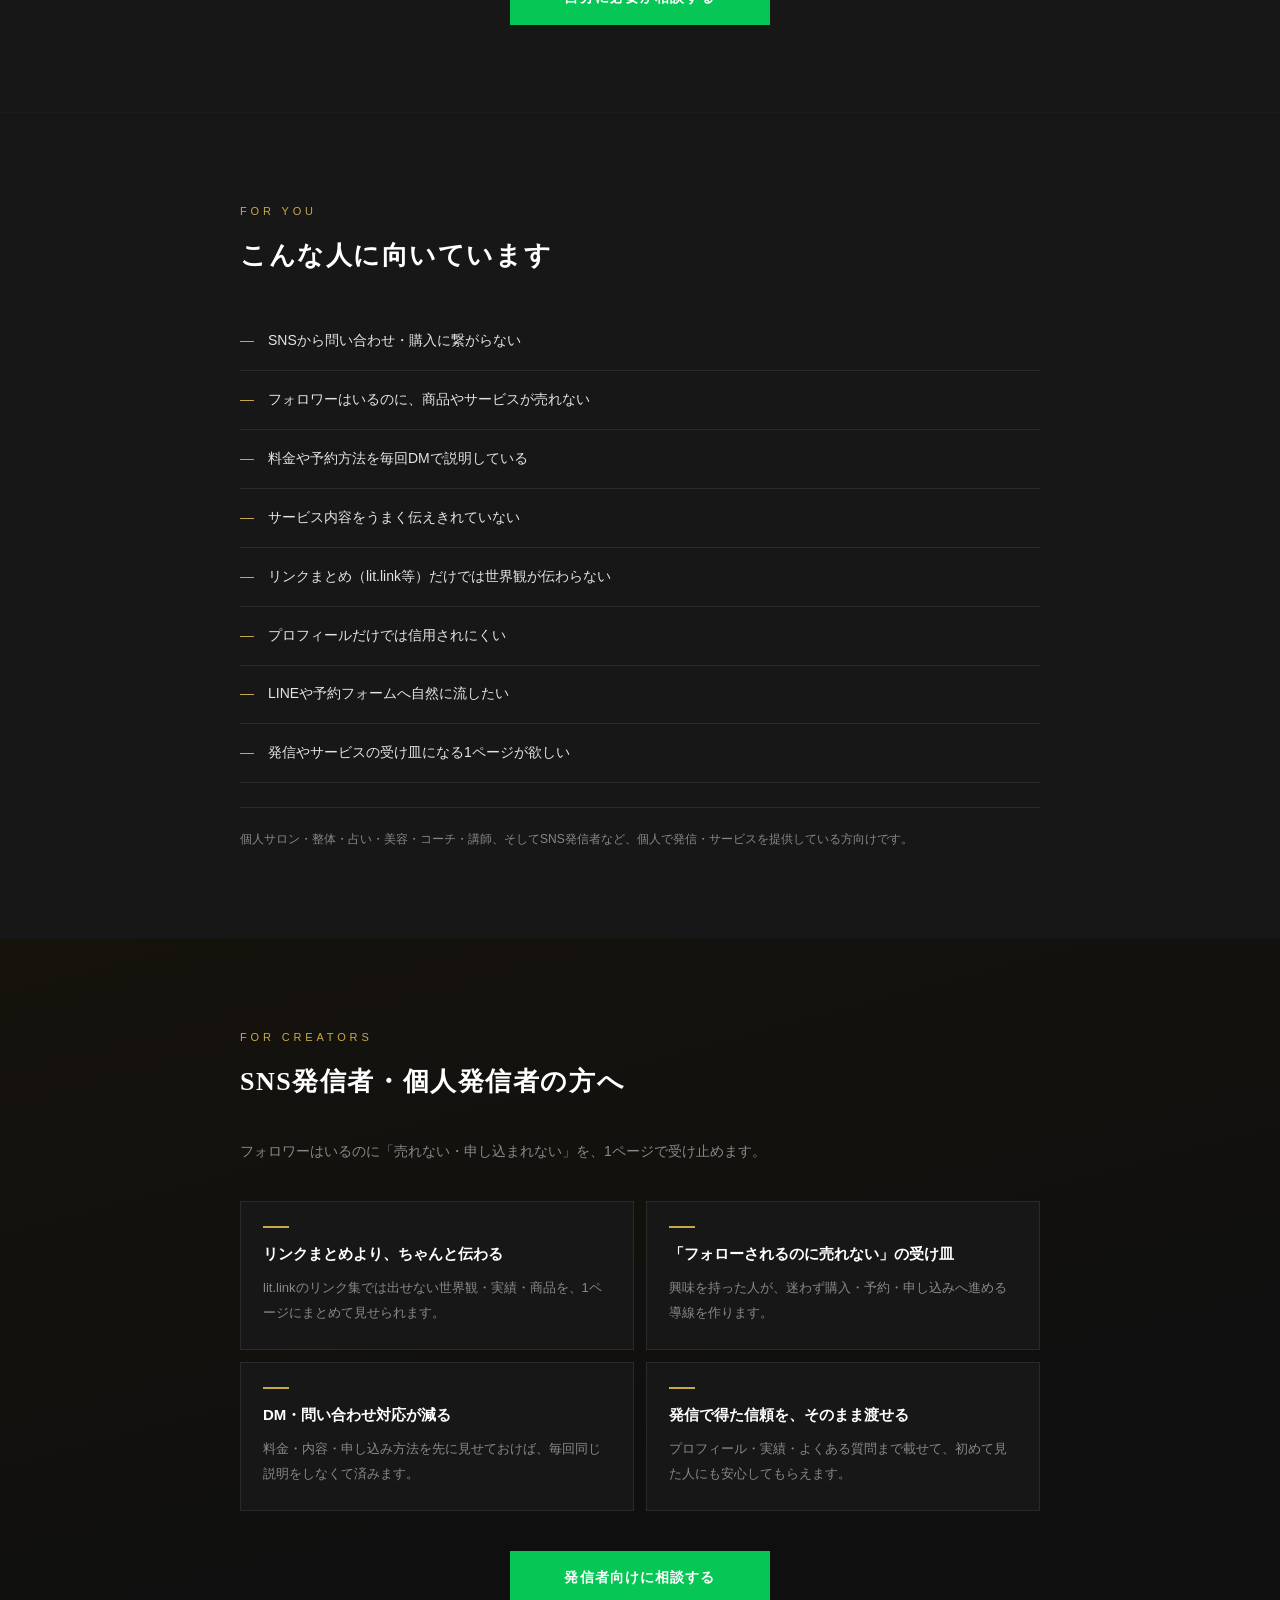
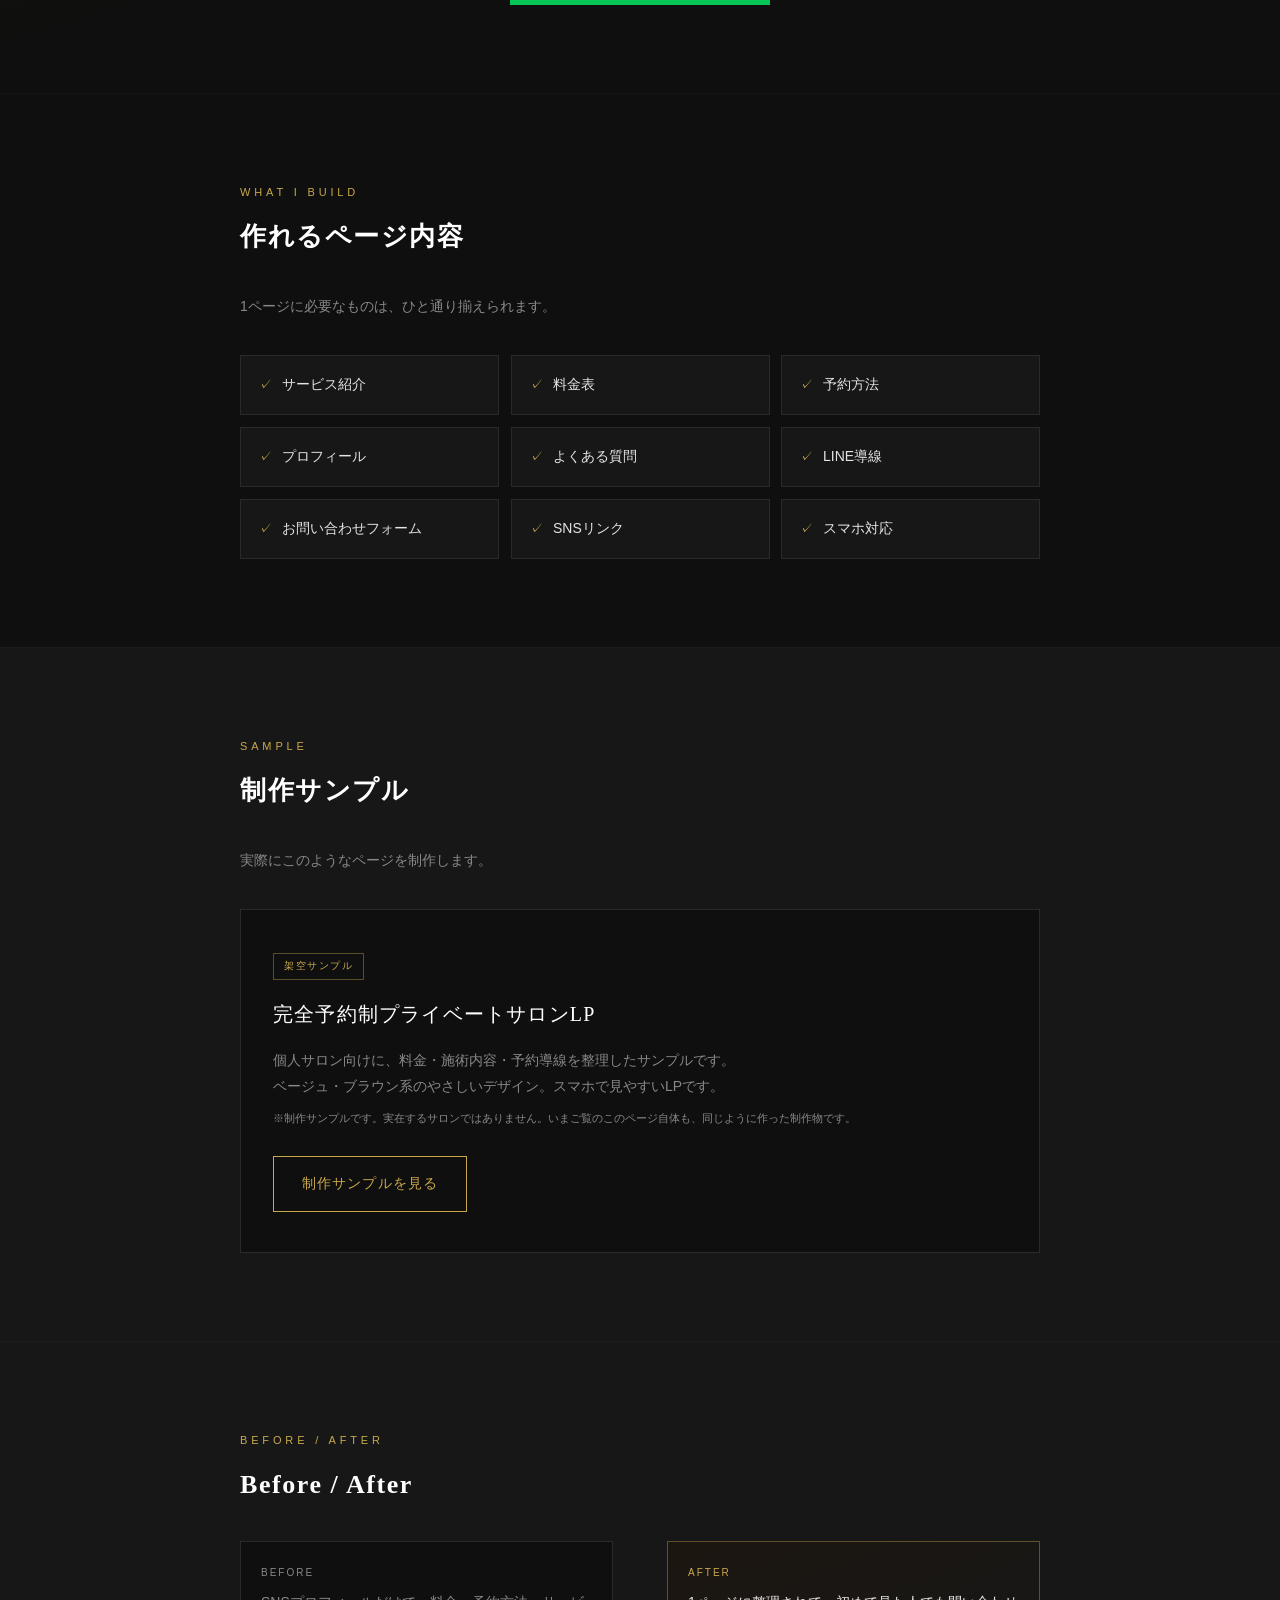
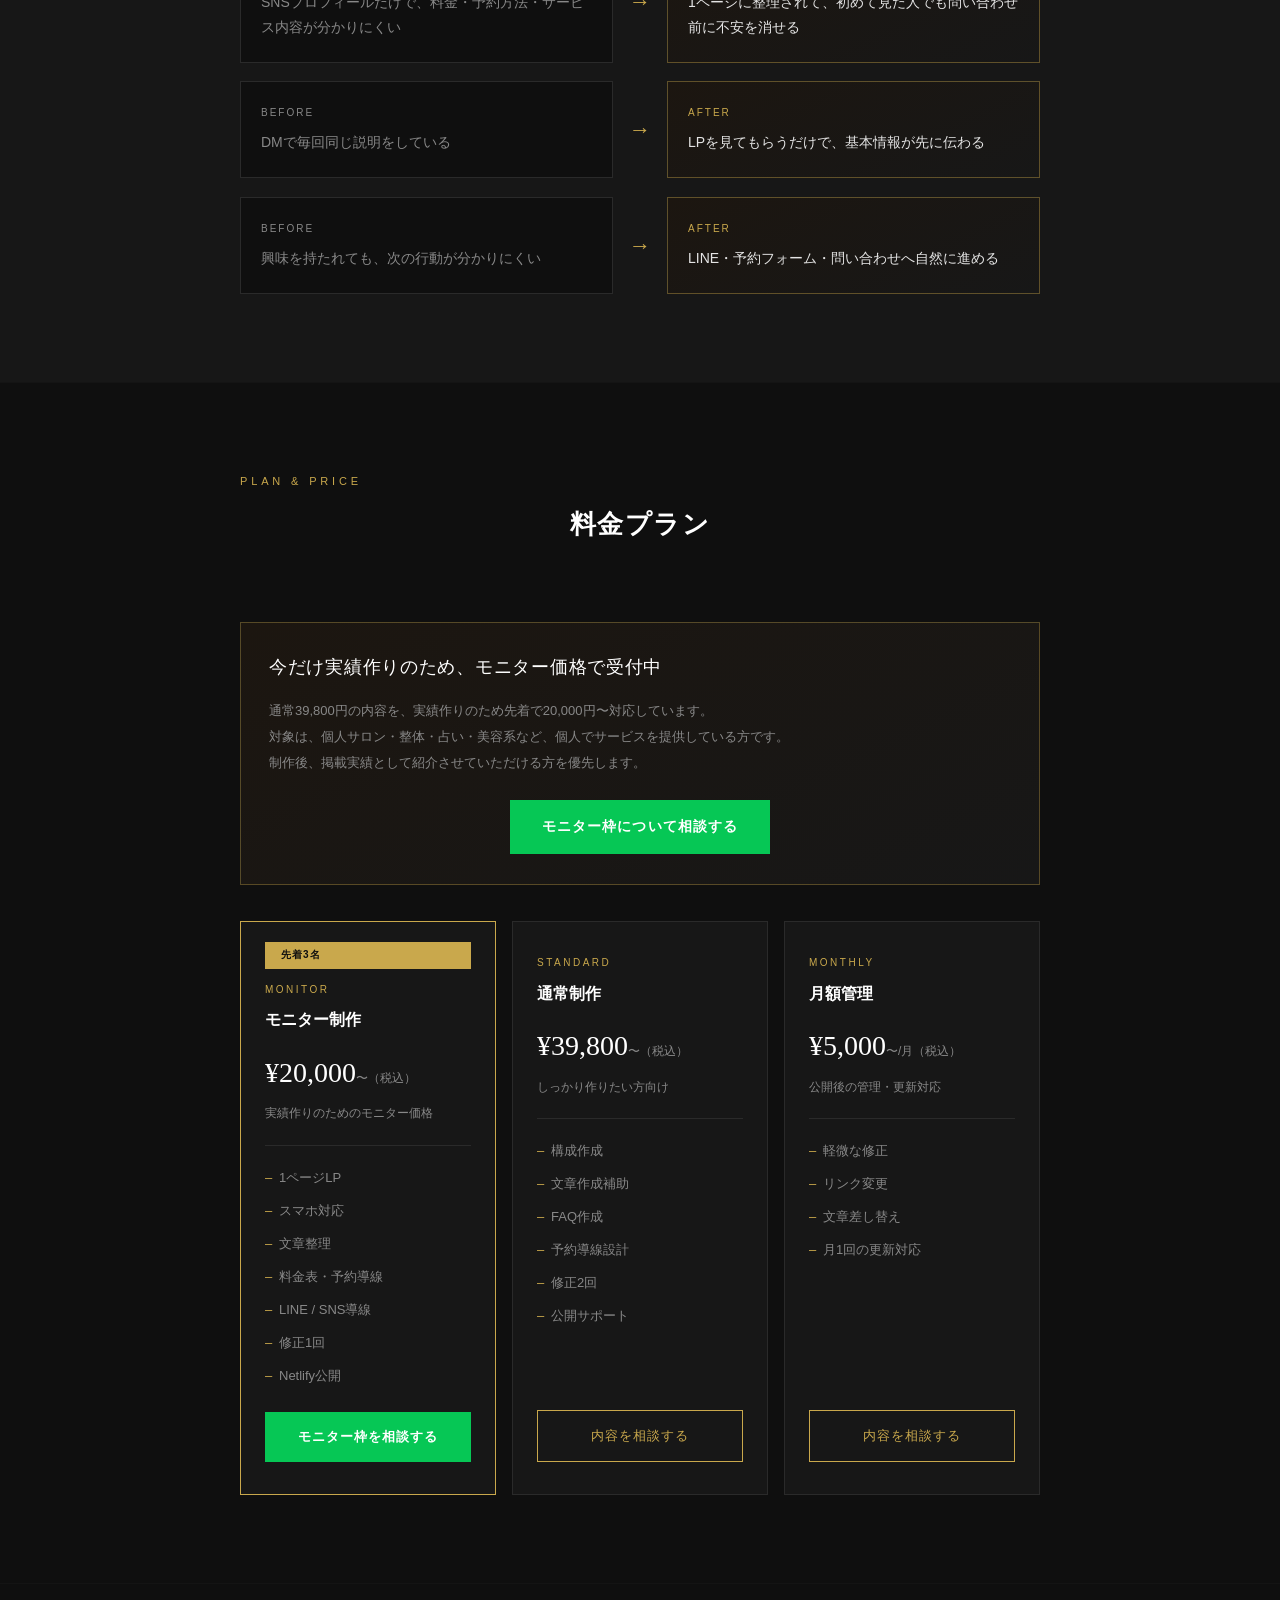
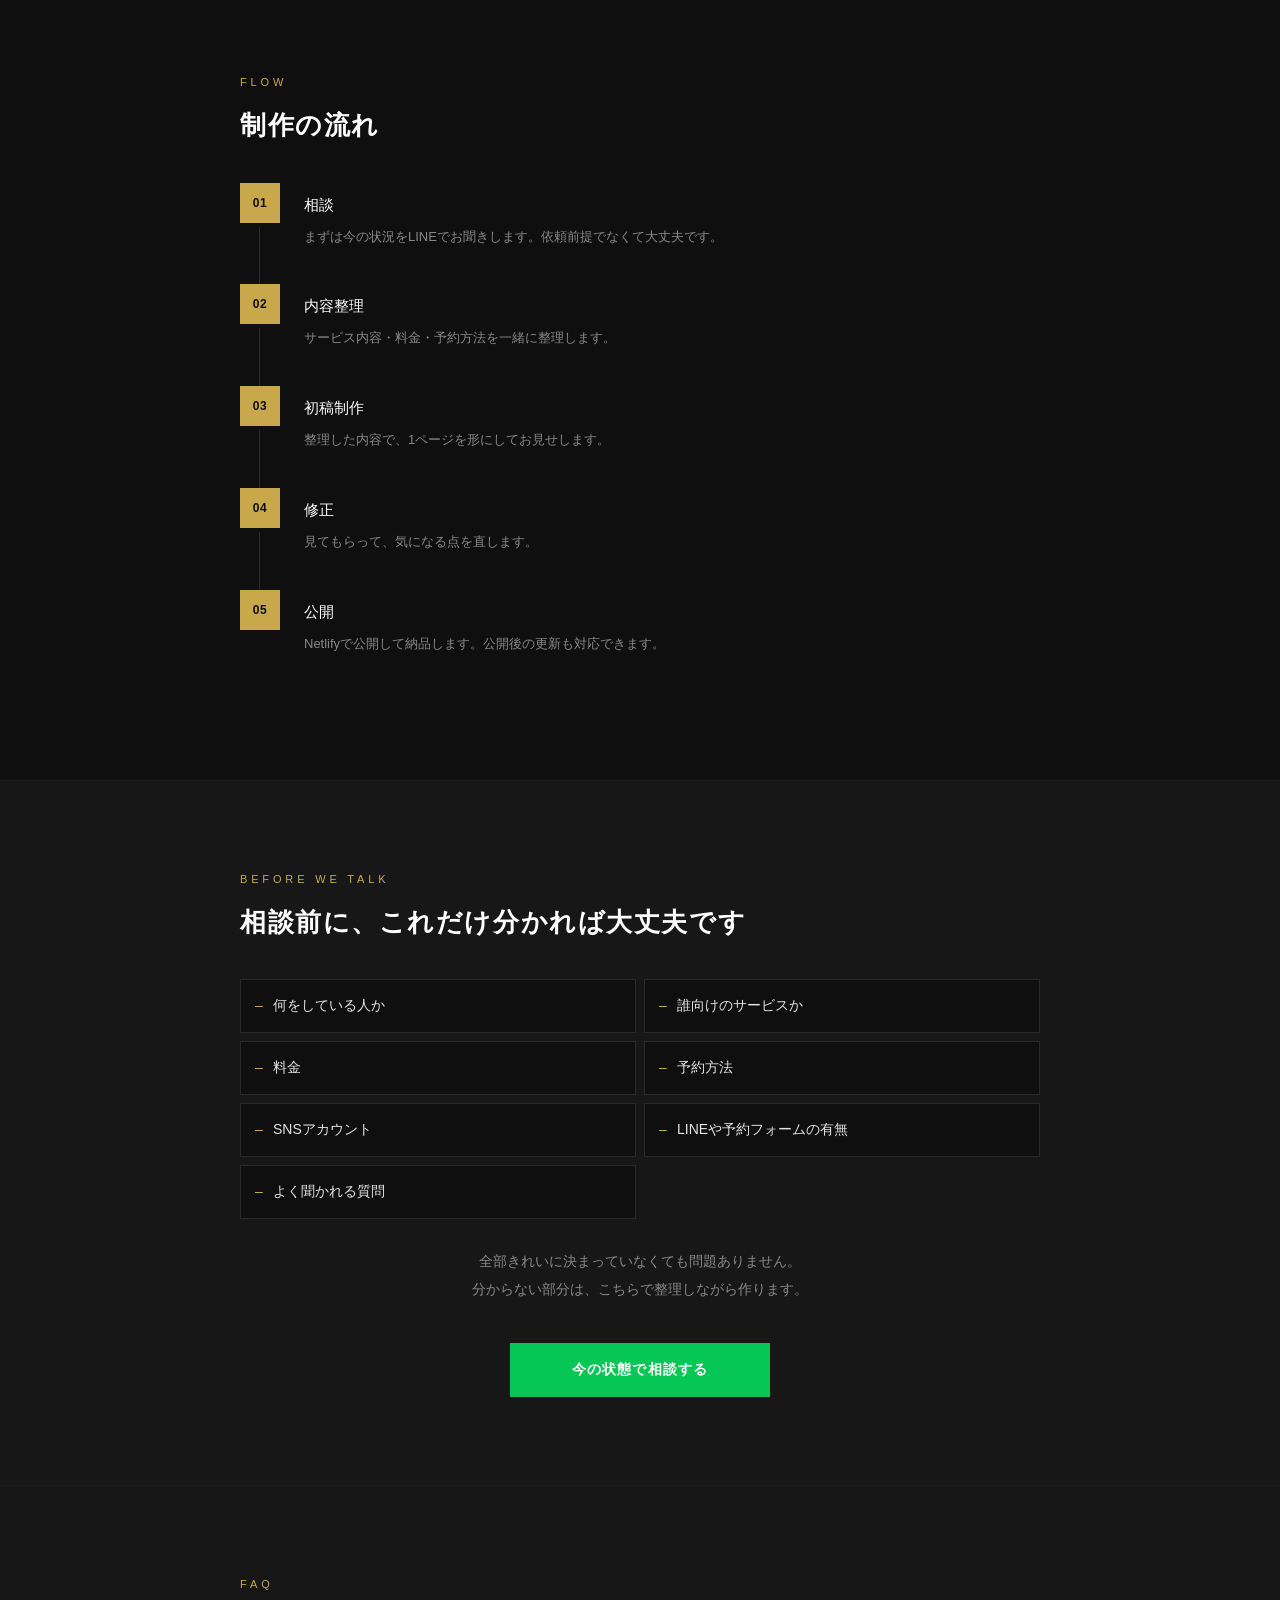
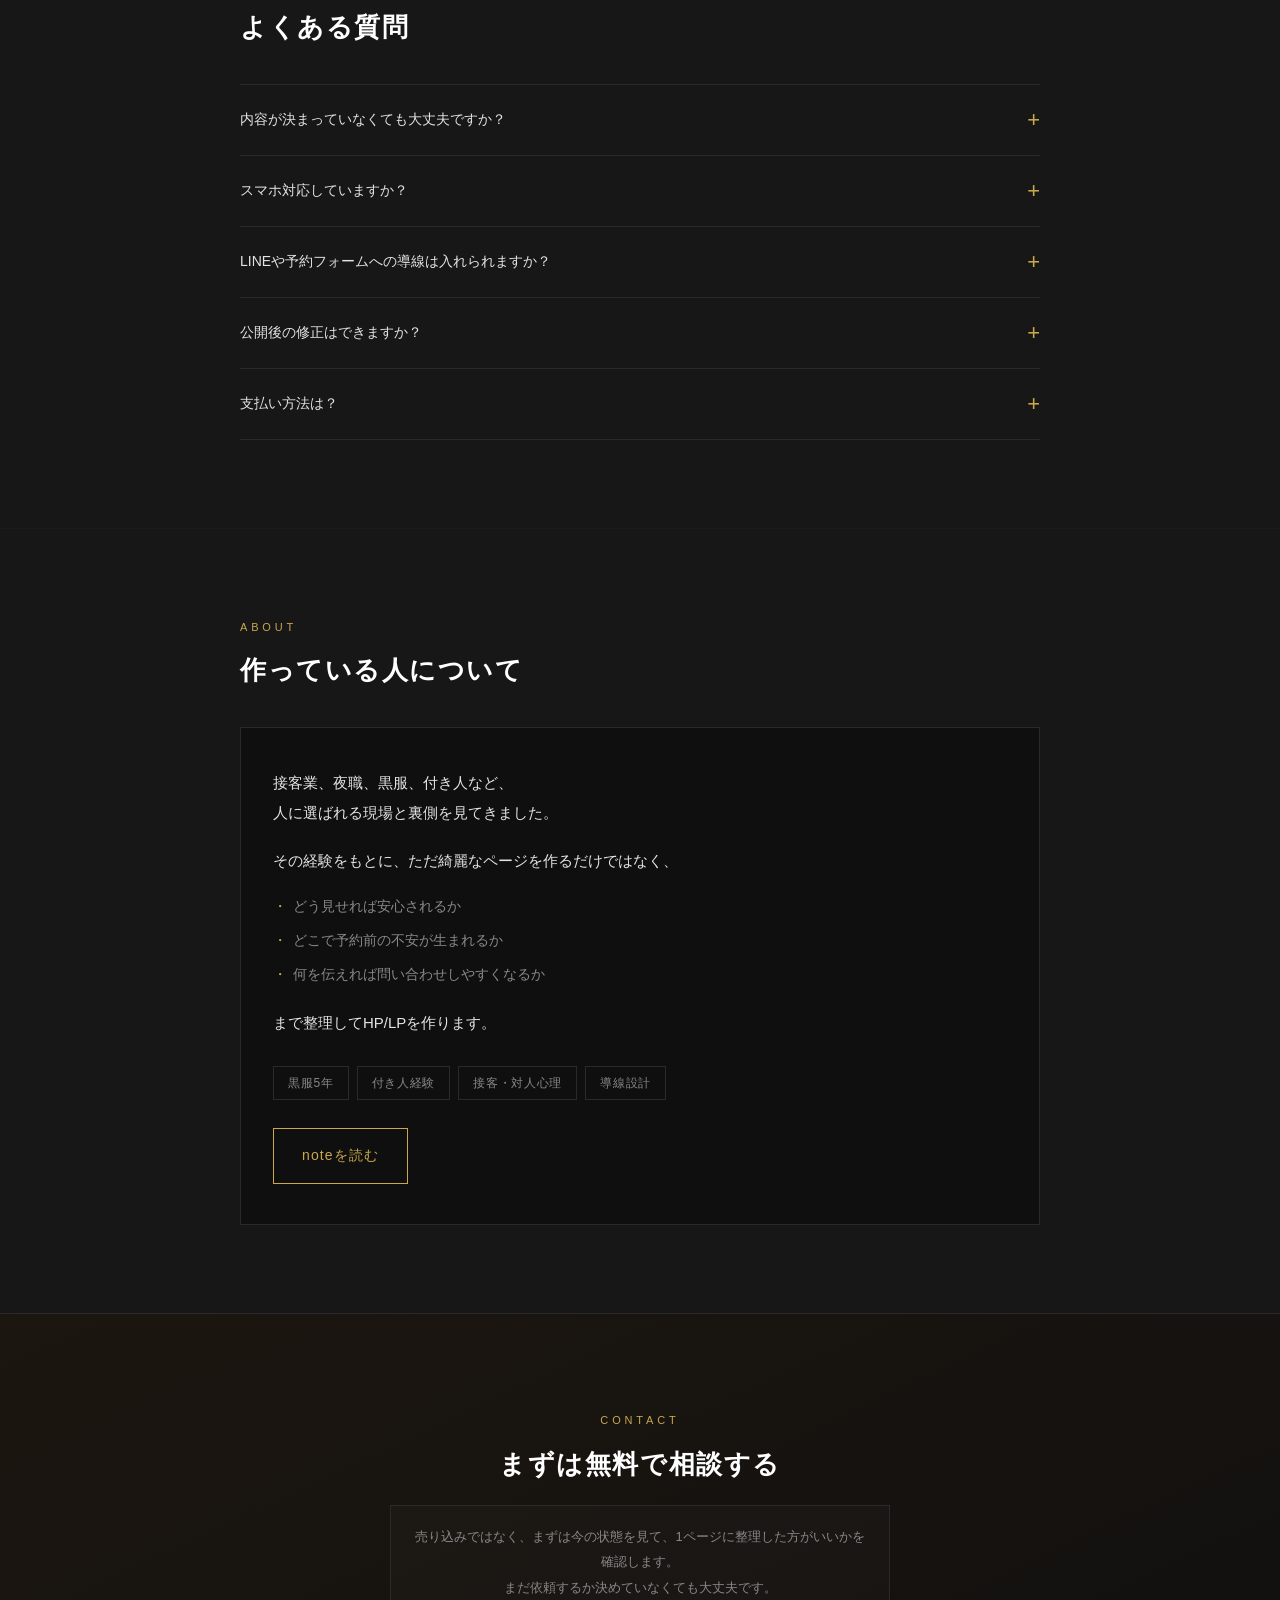
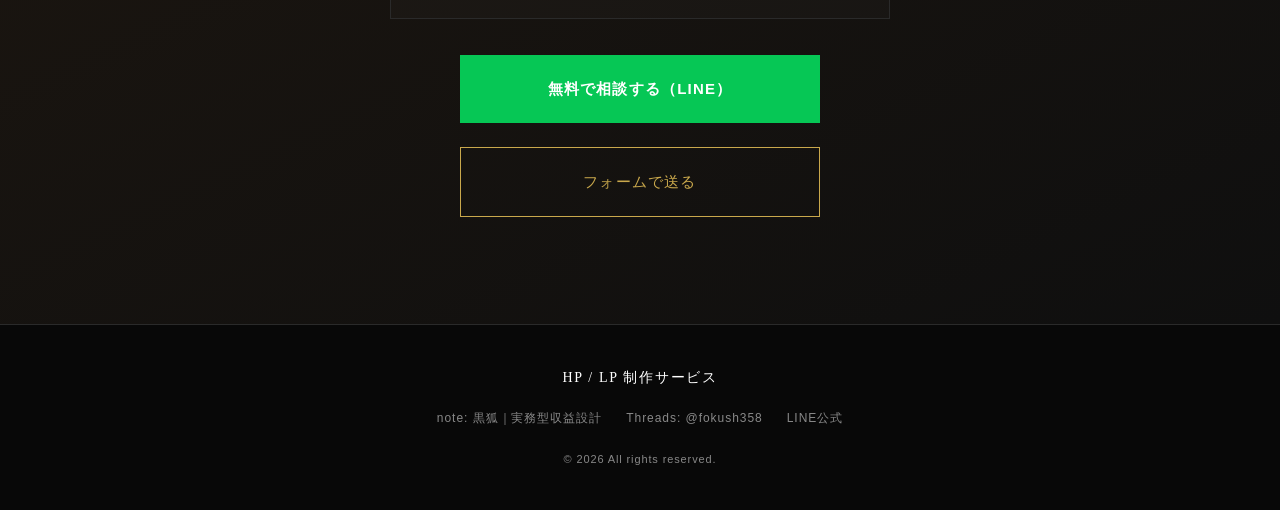
<file: service-lp/index.html>
<!DOCTYPE html>
<html lang="ja">
<head>
  <meta charset="UTF-8">
  <meta name="viewport" content="width=device-width, initial-scale=1.0">
  <title>HP/LP制作サービス｜個人サロン・整体・占い・美容系向け</title>
  <meta name="description" content="SNSで興味を持たれた後、予約前の不安を消す1ページHP/LPを制作。料金・サービス内容・予約方法を整理して、DMで毎回説明しなくても伝わるページに。個人サロン・整体・占い・美容・コーチ・講師・SNS発信者向け、モニター価格20,000円〜。まずは無料相談から。">

  <!-- OGP -->
  <meta property="og:title" content="SNSで興味を持たれた後、予約前の不安を消す1ページを作ります">
  <meta property="og:description" content="料金・サービス内容・予約方法を整理して、DMで毎回説明しなくても伝わるHP/LPに。個人サービス向け・モニター価格20,000円〜。">
  <meta property="og:type" content="website">
  <meta property="og:url" content="">
  <meta property="og:image" content="">

  <link rel="stylesheet" href="./style.css">
</head>
<body>

  <!-- =============================
       ヘッダー
       ============================= -->
  <header>
    <div class="header-inner">
      <div class="logo">
        HP / LP 制作
        <span>FOR PERSONAL BUSINESS</span>
      </div>
      <nav>
        <a href="#problem">悩み</a>
        <a href="#contents">作れるもの</a>
        <a href="#pricing">料金</a>
        <a href="#flow">流れ</a>
        <a href="#cta" class="nav-cta">相談する</a>
      </nav>
    </div>
  </header>

  <!-- =============================
       1. ファーストビュー
       ============================= -->
  <section id="hero">
    <!-- ▼ 背景オーブ（ふわっと浮遊する装飾） -->
    <div class="hero-orbs" aria-hidden="true">
      <span class="orb orb-1"></span>
      <span class="orb orb-2"></span>
      <span class="orb orb-3"></span>
    </div>
    <div class="hero-inner">
      <span class="hero-label">HP / LP PRODUCTION SERVICE</span>
      <h1 class="hero-title">
        <span class="reveal-line"><span>SNSで興味を持たれた後、</span></span>
        <span class="reveal-line"><span>予約前の不安を消す</span></span>
        <span class="reveal-line"><span><em>1ページ</em>を作ります。</span></span>
      </h1>
      <p class="hero-sub">
        料金・サービス内容・予約方法を整理して、<br>
        DMで毎回説明しなくても伝わるHP/LPにします。
      </p>
      <!-- ▼ 補足（対象・価格） -->
      <div class="hero-meta">
        <span class="hero-meta-target">個人サロン / 整体 / 占い / 美容 / コーチ・講師 / SNS発信者 向け</span>
        <span class="hero-meta-price">モニター価格 20,000円〜</span>
      </div>
      <!-- ▼ メインCTA（1つ目：LINE無料相談 / 2つ目：料金へ） -->
      <div class="hero-buttons">
        <a href="https://lin.ee/uL7b9nwP" class="btn btn-line btn-lg" target="_blank" rel="noopener noreferrer">無料で相談する</a>
        <a href="#pricing" class="btn btn-outline-gold">料金と制作内容を見る</a>
      </div>
    </div>
    <!-- ▼ スクロール指示 -->
    <a href="#problem" class="scroll-indicator" aria-label="スクロールして続きを見る">
      <span class="scroll-indicator-text">SCROLL</span>
      <span class="scroll-indicator-line"></span>
    </a>
  </section>

  <!-- =============================
       2. 問題提起
       ============================= -->
  <section id="problem">
    <div class="section-inner">
      <span class="section-label">Problem</span>
      <h2 class="section-title">SNSだけで伝えきれていない人へ</h2>
      <p class="problem-lead">投稿を見て興味を持たれても、</p>
      <ul class="problem-points">
        <li>料金が分からない</li>
        <li>予約方法が分からない</li>
        <li>サービス内容が分からない</li>
        <li>どんな人がやっているか分からない</li>
      </ul>
      <p class="problem-emphasis">この状態だと、問い合わせ前に離脱されます。</p>
      <p class="problem-body">
        HP/LPは、かっこよく見せるためだけのものではありません。<br>
        興味を持った人が、安心して次の行動に進むための受け皿です。
      </p>
      <!-- ▼ 相談CTA（LINE） -->
      <div class="section-cta">
        <a href="https://lin.ee/uL7b9nwP" class="btn btn-line" target="_blank" rel="noopener noreferrer">自分に必要か相談する</a>
      </div>
    </div>
  </section>

  <!-- =============================
       3. こんな人に向いています
       ============================= -->
  <section id="target">
    <div class="section-inner">
      <span class="section-label">For You</span>
      <h2 class="section-title">こんな人に向いています</h2>
      <ul class="target-list">
        <li>SNSから問い合わせ・購入に繋がらない</li>
        <li>フォロワーはいるのに、商品やサービスが売れない</li>
        <li>料金や予約方法を毎回DMで説明している</li>
        <li>サービス内容をうまく伝えきれていない</li>
        <li>リンクまとめ（lit.link等）だけでは世界観が伝わらない</li>
        <li>プロフィールだけでは信用されにくい</li>
        <li>LINEや予約フォームへ自然に流したい</li>
        <li>発信やサービスの受け皿になる1ページが欲しい</li>
      </ul>
      <p class="target-note">個人サロン・整体・占い・美容・コーチ・講師、そしてSNS発信者など、個人で発信・サービスを提供している方向けです。</p>
    </div>
  </section>

  <!-- =============================
       SNS発信者・個人発信者向けメリット
       ============================= -->
  <section id="creator">
    <div class="section-inner">
      <span class="section-label">For Creators</span>
      <h2 class="section-title">SNS発信者・個人発信者の方へ</h2>
      <p class="section-desc">フォロワーはいるのに「売れない・申し込まれない」を、1ページで受け止めます。</p>
      <div class="benefit-list">
        <div class="benefit-item">
          <div class="benefit-title">リンクまとめより、ちゃんと伝わる</div>
          <p class="benefit-desc">lit.linkのリンク集では出せない世界観・実績・商品を、1ページにまとめて見せられます。</p>
        </div>
        <div class="benefit-item">
          <div class="benefit-title">「フォローされるのに売れない」の受け皿</div>
          <p class="benefit-desc">興味を持った人が、迷わず購入・予約・申し込みへ進める導線を作ります。</p>
        </div>
        <div class="benefit-item">
          <div class="benefit-title">DM・問い合わせ対応が減る</div>
          <p class="benefit-desc">料金・内容・申し込み方法を先に見せておけば、毎回同じ説明をしなくて済みます。</p>
        </div>
        <div class="benefit-item">
          <div class="benefit-title">発信で得た信頼を、そのまま渡せる</div>
          <p class="benefit-desc">プロフィール・実績・よくある質問まで載せて、初めて見た人にも安心してもらえます。</p>
        </div>
      </div>
      <!-- ▼ 相談CTA（LINE） -->
      <div class="section-cta">
        <a href="https://lin.ee/uL7b9nwP" class="btn btn-line" target="_blank" rel="noopener noreferrer">発信者向けに相談する</a>
      </div>
    </div>
  </section>

  <!-- =============================
       4. 作れるページ内容
       ============================= -->
  <section id="contents">
    <div class="section-inner">
      <span class="section-label">What I Build</span>
      <h2 class="section-title">作れるページ内容</h2>
      <p class="section-desc">1ページに必要なものは、ひと通り揃えられます。</p>
      <ul class="contents-grid">
        <li class="content-item">サービス紹介</li>
        <li class="content-item">料金表</li>
        <li class="content-item">予約方法</li>
        <li class="content-item">プロフィール</li>
        <li class="content-item">よくある質問</li>
        <li class="content-item">LINE導線</li>
        <li class="content-item">お問い合わせフォーム</li>
        <li class="content-item">SNSリンク</li>
        <li class="content-item">スマホ対応</li>
      </ul>
    </div>
  </section>

  <!-- =============================
       制作サンプル（実物で見せる）
       ============================= -->
  <section id="sample">
    <div class="section-inner">
      <span class="section-label">Sample</span>
      <h2 class="section-title">制作サンプル</h2>
      <p class="section-desc">実際にこのようなページを制作します。</p>

      <!-- サンプルカード -->
      <div class="sample-card">
        <div class="sample-tag">架空サンプル</div>
        <div class="sample-name">完全予約制プライベートサロンLP</div>
        <p class="sample-desc">
          個人サロン向けに、料金・施術内容・予約導線を整理したサンプルです。<br>
          ベージュ・ブラウン系のやさしいデザイン。スマホで見やすいLPです。
        </p>
        <p class="sample-note">※制作サンプルです。実在するサロンではありません。いまご覧のこのページ自体も、同じように作った制作物です。</p>
        <!-- ▼ サンプルLPリンク（./sample-salon-lp/ を差し替え） -->
        <a href="../sample-salon-lp/" class="btn btn-outline-gold" target="_blank" rel="noopener noreferrer">制作サンプルを見る</a>
      </div>
    </div>
  </section>

  <!-- =============================
       5. Before / After
       ============================= -->
  <section id="beforeafter">
    <div class="section-inner">
      <span class="section-label">Before / After</span>
      <h2 class="section-title">Before / After</h2>

      <div class="ba-list">

        <div class="ba-pair">
          <div class="ba-card ba-before">
            <span class="ba-tag">BEFORE</span>
            SNSプロフィールだけで、料金・予約方法・サービス内容が分かりにくい
          </div>
          <div class="ba-arrow" aria-hidden="true">→</div>
          <div class="ba-card ba-after">
            <span class="ba-tag">AFTER</span>
            1ページに整理されて、初めて見た人でも問い合わせ前に不安を消せる
          </div>
        </div>

        <div class="ba-pair">
          <div class="ba-card ba-before">
            <span class="ba-tag">BEFORE</span>
            DMで毎回同じ説明をしている
          </div>
          <div class="ba-arrow" aria-hidden="true">→</div>
          <div class="ba-card ba-after">
            <span class="ba-tag">AFTER</span>
            LPを見てもらうだけで、基本情報が先に伝わる
          </div>
        </div>

        <div class="ba-pair">
          <div class="ba-card ba-before">
            <span class="ba-tag">BEFORE</span>
            興味を持たれても、次の行動が分かりにくい
          </div>
          <div class="ba-arrow" aria-hidden="true">→</div>
          <div class="ba-card ba-after">
            <span class="ba-tag">AFTER</span>
            LINE・予約フォーム・問い合わせへ自然に進める
          </div>
        </div>

      </div>
    </div>
  </section>

  <!-- =============================
       6. 料金（モニター理由 + プラン）
       =============================
       ▼ 料金を変更する場合はこのセクション内の数字を編集してください -->
  <section id="pricing">
    <div class="section-inner">
      <span class="section-label">Plan & Price</span>
      <h2 class="section-title center">料金プラン</h2>
      <div class="divider"></div>

      <!-- モニター理由ボックス（実績作りのため） -->
      <div class="monitor-reason">
        <p class="monitor-reason-title">今だけ実績作りのため、モニター価格で受付中</p>
        <p class="monitor-reason-body">
          通常39,800円の内容を、実績作りのため先着で20,000円〜対応しています。<br>
          対象は、個人サロン・整体・占い・美容系など、個人でサービスを提供している方です。<br>
          制作後、掲載実績として紹介させていただける方を優先します。
        </p>
        <!-- ▼ 相談CTA（LINE） -->
        <div class="section-cta">
          <a href="https://lin.ee/uL7b9nwP" class="btn btn-line" target="_blank" rel="noopener noreferrer">モニター枠について相談する</a>
        </div>
      </div>

      <div class="plans-grid">

        <!-- モニター制作 -->
        <div class="plan-card featured">
          <div class="plan-badge">先着3名</div>
          <div class="plan-label">MONITOR</div>
          <div class="plan-name-ja">モニター制作</div>
          <div class="plan-price">¥20,000<span>〜（税込）</span></div>
          <p class="plan-desc">実績作りのためのモニター価格</p>
          <ul class="plan-features">
            <li>1ページLP</li>
            <li>スマホ対応</li>
            <li>文章整理</li>
            <li>料金表・予約導線</li>
            <li>LINE / SNS導線</li>
            <li>修正1回</li>
            <li>Netlify公開</li>
          </ul>
          <!-- ▼ LINEリンク -->
          <a href="https://lin.ee/uL7b9nwP" class="btn btn-line btn-plan" target="_blank" rel="noopener noreferrer">モニター枠を相談する</a>
        </div>

        <!-- 通常制作 -->
        <div class="plan-card">
          <div class="plan-label">STANDARD</div>
          <div class="plan-name-ja">通常制作</div>
          <div class="plan-price">¥39,800<span>〜（税込）</span></div>
          <p class="plan-desc">しっかり作りたい方向け</p>
          <ul class="plan-features">
            <li>構成作成</li>
            <li>文章作成補助</li>
            <li>FAQ作成</li>
            <li>予約導線設計</li>
            <li>修正2回</li>
            <li>公開サポート</li>
          </ul>
          <!-- ▼ LINEリンク -->
          <a href="https://lin.ee/uL7b9nwP" class="btn btn-outline-gold btn-plan" target="_blank" rel="noopener noreferrer">内容を相談する</a>
        </div>

        <!-- 月額管理 -->
        <div class="plan-card">
          <div class="plan-label">MONTHLY</div>
          <div class="plan-name-ja">月額管理</div>
          <div class="plan-price">¥5,000<span>〜/月（税込）</span></div>
          <p class="plan-desc">公開後の管理・更新対応</p>
          <ul class="plan-features">
            <li>軽微な修正</li>
            <li>リンク変更</li>
            <li>文章差し替え</li>
            <li>月1回の更新対応</li>
          </ul>
          <!-- ▼ LINEリンク -->
          <a href="https://lin.ee/uL7b9nwP" class="btn btn-outline-gold btn-plan" target="_blank" rel="noopener noreferrer">内容を相談する</a>
        </div>

      </div>
    </div>
  </section>

  <!-- =============================
       7. 制作の流れ
       ============================= -->
  <section id="flow">
    <div class="section-inner">
      <span class="section-label">Flow</span>
      <h2 class="section-title">制作の流れ</h2>
      <ol class="flow-list">
        <li class="flow-item">
          <div class="flow-step">01</div>
          <div class="flow-content">
            <div class="flow-title">相談</div>
            <div class="flow-desc">まずは今の状況をLINEでお聞きします。依頼前提でなくて大丈夫です。</div>
          </div>
        </li>
        <li class="flow-item">
          <div class="flow-step">02</div>
          <div class="flow-content">
            <div class="flow-title">内容整理</div>
            <div class="flow-desc">サービス内容・料金・予約方法を一緒に整理します。</div>
          </div>
        </li>
        <li class="flow-item">
          <div class="flow-step">03</div>
          <div class="flow-content">
            <div class="flow-title">初稿制作</div>
            <div class="flow-desc">整理した内容で、1ページを形にしてお見せします。</div>
          </div>
        </li>
        <li class="flow-item">
          <div class="flow-step">04</div>
          <div class="flow-content">
            <div class="flow-title">修正</div>
            <div class="flow-desc">見てもらって、気になる点を直します。</div>
          </div>
        </li>
        <li class="flow-item">
          <div class="flow-step">05</div>
          <div class="flow-content">
            <div class="flow-title">公開</div>
            <div class="flow-desc">Netlifyで公開して納品します。公開後の更新も対応できます。</div>
          </div>
        </li>
      </ol>
    </div>
  </section>

  <!-- =============================
       8. 相談前に必要なもの
       ============================= -->
  <section id="prepare">
    <div class="section-inner">
      <span class="section-label">Before We Talk</span>
      <h2 class="section-title">相談前に、これだけ分かれば大丈夫です</h2>
      <ul class="prepare-list">
        <li>何をしている人か</li>
        <li>誰向けのサービスか</li>
        <li>料金</li>
        <li>予約方法</li>
        <li>SNSアカウント</li>
        <li>LINEや予約フォームの有無</li>
        <li>よく聞かれる質問</li>
      </ul>
      <p class="prepare-note">
        全部きれいに決まっていなくても問題ありません。<br>
        分からない部分は、こちらで整理しながら作ります。
      </p>
      <!-- ▼ 相談CTA（LINE） -->
      <div class="section-cta">
        <a href="https://lin.ee/uL7b9nwP" class="btn btn-line" target="_blank" rel="noopener noreferrer">今の状態で相談する</a>
      </div>
    </div>
  </section>

  <!-- =============================
       9. よくある質問
       ============================= -->
  <section id="faq">
    <div class="section-inner">
      <span class="section-label">FAQ</span>
      <h2 class="section-title">よくある質問</h2>
      <div class="faq-list">

        <div class="faq-item">
          <div class="faq-question">内容が決まっていなくても大丈夫ですか？</div>
          <div class="faq-answer">大丈夫です。何をどう載せるかも含めて、一緒に整理しながら作ります。決まっていない部分があっても問題ありません。</div>
        </div>

        <div class="faq-item">
          <div class="faq-question">スマホ対応していますか？</div>
          <div class="faq-answer">スマホで見やすいことを前提に制作します。PCでも崩れないレスポンシブ対応です。</div>
        </div>

        <div class="faq-item">
          <div class="faq-question">LINEや予約フォームへの導線は入れられますか？</div>
          <div class="faq-answer">はい。LINE・予約フォーム・お問い合わせなど、次の行動につながるボタンを自然な位置に設置します。</div>
        </div>

        <div class="faq-item">
          <div class="faq-question">公開後の修正はできますか？</div>
          <div class="faq-answer">できます。軽微な修正・文章差し替えは月額管理（5,000円〜）で対応。単発の修正もご相談いただけます。</div>
        </div>

        <div class="faq-item">
          <div class="faq-question">支払い方法は？</div>
          <div class="faq-answer">モニター制作は原則前払い、通常制作は着手金50%・公開前50%でお願いしています。詳しくは相談時にご案内します。</div>
        </div>

      </div>
    </div>
  </section>

  <!-- =============================
       自己紹介（どんな人がやっているか）
       ============================= -->
  <section id="about">
    <div class="section-inner">
      <span class="section-label">About</span>
      <h2 class="section-title">作っている人について</h2>
      <div class="about-box">
        <p class="about-text">
          接客業、夜職、黒服、付き人など、<br>
          人に選ばれる現場と裏側を見てきました。
        </p>
        <p class="about-text">
          その経験をもとに、ただ綺麗なページを作るだけではなく、
        </p>
        <ul class="about-points">
          <li>どう見せれば安心されるか</li>
          <li>どこで予約前の不安が生まれるか</li>
          <li>何を伝えれば問い合わせしやすくなるか</li>
        </ul>
        <p class="about-text">まで整理してHP/LPを作ります。</p>
        <div class="about-tags">
          <span class="tag">黒服5年</span>
          <span class="tag">付き人経験</span>
          <span class="tag">接客・対人心理</span>
          <span class="tag">導線設計</span>
        </div>
        <!-- ▼ noteリンク -->
        <div class="about-note-link">
          <a href="https://note.com/bunkitune" class="btn btn-outline-gold" target="_blank" rel="noopener noreferrer">noteを読む</a>
        </div>
      </div>
    </div>
  </section>

  <!-- =============================
       10. 最後のCTA（問い合わせ）
       =============================
       ▼ LINEリンク・Googleフォームリンクはここで管理 -->
  <section id="cta">
    <div class="section-inner">
      <span class="section-label">Contact</span>
      <h2 class="section-title">まずは無料で相談する</h2>
      <!-- ▼ LINE前の一文（売り込みではない旨） -->
      <p class="cta-disclaimer">
        売り込みではなく、まずは今の状態を見て、1ページに整理した方がいいかを確認します。<br>
        まだ依頼するか決めていなくても大丈夫です。
      </p>
      <div class="cta-buttons">
        <!-- ▼ メインCTA（LINEリンク） -->
        <a href="https://lin.ee/uL7b9nwP" class="btn btn-line btn-cta" target="_blank" rel="noopener noreferrer">無料で相談する（LINE）</a>
        <!-- ▼ サブCTA（Googleフォーム） -->
        <a href="https://forms.gle/dhVN7x54UU7K2UyTA" class="btn btn-outline-gold btn-cta" target="_blank" rel="noopener noreferrer">フォームで送る</a>
      </div>
    </div>
  </section>

  <!-- =============================
       フッター
       ============================= -->
  <footer>
    <p class="footer-title">HP / LP 制作サービス</p>
    <nav class="footer-nav">
      <!-- ▼ noteリンク -->
      <a href="https://note.com/bunkitune" target="_blank" rel="noopener noreferrer">note: 黒狐｜実務型収益設計</a>
      <!-- ▼ Threadsリンク -->
      <a href="https://www.threads.com/@fokush358?igshid=NTc4MTIwNjQ2YQ==" target="_blank" rel="noopener noreferrer">Threads: @fokush358</a>
      <!-- ▼ LINEリンク -->
      <a href="https://lin.ee/uL7b9nwP" target="_blank" rel="noopener noreferrer">LINE公式</a>
    </nav>
    <p class="footer-copy">© 2026 All rights reserved.</p>
  </footer>

  <!-- =============================
       スティッキーCTA（スクロール中に常時表示）
       ============================= -->
  <div class="sticky-cta" aria-hidden="true">
    <a href="https://lin.ee/uL7b9nwP" class="btn btn-line" target="_blank" rel="noopener noreferrer">無料で相談</a>
    <a href="#pricing" class="btn btn-outline-gold">料金を見る</a>
  </div>

  <script src="./script.js"></script>
</body>
</html>
</file>
<file: style.css>
/* =============================================
   note勇者｜初収益クエスト LP スタイル
   =============================================
   カラー変数はここで管理してください。
   ============================================= */

:root {
  /* ▼ カラー設定（紙×墨×金） */
  --color-bg:          #f4efe2;   /* 背景：アイボリー紙 */
  --color-bg-soft:     #ebe5d4;   /* 背景：少し濃いアイボリー */
  --color-surface:     #ffffff;   /* カード背景：白 */
  --color-surface2:    #fbf8f0;   /* 補助背景：オフホワイト */

  --color-ink:         #1a1a1a;   /* 本文・見出し：濃墨 */
  --color-ink-soft:    #2e2a23;   /* 副本文 */
  --color-ink-muted:   #7a7468;   /* 補足テキスト */

  --color-gold:        #b8862a;   /* メイン金 */
  --color-gold-bright: #d4a017;   /* 明るい金 */
  --color-gold-soft:   #e8c97a;   /* 薄い金 */

  --color-line-mp:     #3a6d8c;   /* MP色（青）参考用 */
  --color-line-hp:     #a8403d;   /* HP色（赤）参考用 */

  --color-border:      #d6cfb8;   /* 標準ボーダー */
  --color-border-dark: #aea696;   /* 強調ボーダー */

  /* ▼ フォント設定 */
  --font-serif: '游明朝', 'Yu Mincho', 'YuMincho', 'Hiragino Mincho ProN', 'HG明朝', serif;
  --font-sans:  '游ゴシック', 'YuGothic', 'Hiragino Kaku Gothic ProN', 'Meiryo', sans-serif;
  --font-mono:  'SF Mono', 'Menlo', 'Consolas', monospace;

  /* ▼ 余白設定 */
  --section-padding: 88px 20px;
  --section-padding-sp: 64px 18px;
  --inner-width: 820px;
}

/* =============================================
   リセット
   ============================================= */
*, *::before, *::after {
  margin: 0;
  padding: 0;
  box-sizing: border-box;
}

html {
  scroll-behavior: smooth;
}

body {
  background-color: var(--color-bg);
  color: var(--color-ink);
  font-family: var(--font-sans);
  font-size: 15px;
  line-height: 1.85;
  -webkit-font-smoothing: antialiased;
  text-rendering: optimizeLegibility;

  /* 紙っぽいかすかなテクスチャ */
  background-image:
    radial-gradient(circle at 25% 30%, rgba(184, 134, 42, 0.04), transparent 40%),
    radial-gradient(circle at 75% 70%, rgba(184, 134, 42, 0.03), transparent 40%);
}

img {
  max-width: 100%;
  height: auto;
  display: block;
}

a {
  color: inherit;
  text-decoration: none;
}

ol, ul {
  list-style: none;
}

strong {
  color: var(--color-ink);
  font-weight: bold;
}

em {
  font-style: normal;
}

small {
  font-size: 0.85em;
  color: var(--color-ink-muted);
}

/* =============================================
   共通レイアウト
   ============================================= */
section {
  padding: var(--section-padding);
  position: relative;
}

.section-inner {
  max-width: var(--inner-width);
  margin: 0 auto;
}

/* セクションラベル：[ CHAPTER 01 ] みたいなRPGメニュー風 */
.section-label {
  display: inline-block;
  font-family: var(--font-mono);
  font-size: 11px;
  letter-spacing: 0.18em;
  color: var(--color-gold);
  margin-bottom: 18px;
  padding: 4px 0;
  border-top: 1px solid var(--color-gold);
  border-bottom: 1px solid var(--color-gold);
  padding-left: 4px;
  padding-right: 4px;
}

.section-title {
  font-family: var(--font-serif);
  font-size: clamp(22px, 4.5vw, 30px);
  color: var(--color-ink);
  letter-spacing: 0.04em;
  line-height: 1.6;
  margin-bottom: 24px;
  font-weight: bold;
}

.section-desc {
  font-size: 14px;
  color: var(--color-ink-soft);
  line-height: 2;
  margin-bottom: 36px;
}

/* セクション内CTA */
.section-cta {
  text-align: center;
  margin-top: 40px;
}
.section-cta .btn {
  min-width: 260px;
  max-width: 100%;
}
@media (max-width: 480px) {
  .section-cta .btn {
    display: block;
    width: 100%;
  }
}

/* =============================================
   ボタン
   ============================================= */
.btn {
  display: inline-block;
  padding: 14px 28px;
  font-size: 14px;
  font-family: var(--font-sans);
  letter-spacing: 0.06em;
  text-align: center;
  cursor: pointer;
  border: none;
  text-decoration: none;
  font-weight: bold;
  transition:
    background 0.22s ease,
    color 0.22s ease,
    transform 0.25s ease,
    box-shadow 0.3s ease,
    border-color 0.22s ease;
}

/* 主CTA：墨ベタ */
.btn-primary {
  background: var(--color-ink);
  color: var(--color-bg);
  border: 2px solid var(--color-ink);
  box-shadow: 4px 4px 0 0 var(--color-gold);
}
.btn-primary:hover {
  background: var(--color-gold);
  color: var(--color-ink);
  border-color: var(--color-ink);
  transform: translate(-2px, -2px);
  box-shadow: 6px 6px 0 0 var(--color-ink);
}
.btn-primary:active {
  transform: translate(2px, 2px);
  box-shadow: 0 0 0 0 var(--color-ink);
}

/* 副CTA：枠だけ */
.btn-outline {
  background: var(--color-surface);
  color: var(--color-ink);
  border: 2px solid var(--color-ink);
  box-shadow: 4px 4px 0 0 var(--color-border-dark);
}
.btn-outline:hover {
  background: var(--color-ink);
  color: var(--color-bg);
  transform: translate(-2px, -2px);
  box-shadow: 6px 6px 0 0 var(--color-border-dark);
}
.btn-outline:active {
  transform: translate(2px, 2px);
  box-shadow: 0 0 0 0 var(--color-border-dark);
}

/* サイズ修飾子 */
.btn-lg {
  padding: 18px 36px;
  font-size: 15px;
}
.btn-block {
  display: block;
  width: 100%;
}
.btn-cta {
  display: block;
  width: 100%;
  max-width: 360px;
  margin: 0 auto 14px;
  padding: 18px;
  font-size: 15px;
}

/* =============================================
   ヘッダー
   ============================================= */
header {
  background: rgba(244, 239, 226, 0.94);
  border-bottom: 1px solid var(--color-border);
  padding: 14px 20px;
  position: sticky;
  top: 0;
  z-index: 100;
  backdrop-filter: blur(10px);
  -webkit-backdrop-filter: blur(10px);
  transition: padding 0.3s ease, background 0.3s ease;
}
header.scrolled {
  padding: 10px 20px;
  background: rgba(244, 239, 226, 0.85);
}

.header-inner {
  max-width: var(--inner-width);
  margin: 0 auto;
  display: flex;
  justify-content: space-between;
  align-items: center;
}

.logo {
  display: flex;
  align-items: center;
  gap: 10px;
}
.logo-mark {
  font-size: 14px;
  color: var(--color-gold);
}
.logo-text {
  font-family: var(--font-serif);
  font-size: 13px;
  letter-spacing: 0.14em;
  color: var(--color-ink);
  line-height: 1.3;
  font-weight: bold;
}
.logo-sub {
  display: block;
  font-family: var(--font-mono);
  font-size: 9px;
  letter-spacing: 0.25em;
  color: var(--color-gold);
  margin-top: 2px;
}

nav {
  display: none;
}
@media (min-width: 768px) {
  nav {
    display: flex;
    gap: 20px;
    align-items: center;
  }
  nav a {
    font-size: 12px;
    color: var(--color-ink-soft);
    letter-spacing: 0.06em;
    transition: color 0.2s;
  }
  nav a:hover {
    color: var(--color-gold);
  }
  .nav-cta {
    color: var(--color-bg) !important;
    background: var(--color-ink);
    border: 2px solid var(--color-ink);
    padding: 6px 14px;
    box-shadow: 3px 3px 0 0 var(--color-gold);
    transition: transform 0.2s, box-shadow 0.2s;
  }
  .nav-cta:hover {
    transform: translate(-2px, -2px);
    box-shadow: 5px 5px 0 0 var(--color-gold);
  }
}

/* =============================================
   1. ヒーロー
   ============================================= */
#hero {
  background:
    radial-gradient(ellipse at 80% 30%, rgba(184, 134, 42, 0.07), transparent 60%),
    radial-gradient(ellipse at 20% 70%, rgba(184, 134, 42, 0.05), transparent 60%),
    var(--color-bg);
  padding: 110px 20px 100px;
  min-height: 88vh;
  display: flex;
  align-items: center;
  position: relative;
  overflow: hidden;
}

/* 紙の余白の角飾り（4隅にRPGメニュー風コーナー） */
#hero::before,
#hero::after {
  content: '';
  position: absolute;
  width: 32px;
  height: 32px;
  border: 2px solid var(--color-ink);
  pointer-events: none;
}
#hero::before {
  top: 80px;
  left: 16px;
  border-right: none;
  border-bottom: none;
}
#hero::after {
  bottom: 80px;
  right: 16px;
  border-left: none;
  border-top: none;
}

.hero-inner {
  max-width: var(--inner-width);
  margin: 0 auto;
  position: relative;
  z-index: 1;
  text-align: center;
}

.quest-label {
  display: inline-block;
  font-family: var(--font-mono);
  font-size: 11px;
  letter-spacing: 0.22em;
  color: var(--color-ink);
  margin-bottom: 28px;
  padding: 5px 14px;
  border: 1px solid var(--color-ink);
  background: var(--color-surface);
}

.hero-title {
  font-family: var(--font-serif);
  font-size: clamp(24px, 5.5vw, 42px);
  color: var(--color-ink);
  line-height: 1.7;
  letter-spacing: 0.04em;
  margin-bottom: 32px;
  font-weight: bold;
}
.hero-title em {
  color: var(--color-gold);
  position: relative;
  font-style: normal;
  padding: 0 2px;
}
.hero-title em::after {
  content: '';
  position: absolute;
  left: 0;
  bottom: 4px;
  width: 100%;
  height: 6px;
  background: var(--color-gold-soft);
  z-index: -1;
}

.hero-sub {
  font-size: 15px;
  color: var(--color-ink-soft);
  line-height: 2.05;
  margin-bottom: 40px;
  max-width: 580px;
  margin-left: auto;
  margin-right: auto;
}
.hero-sub strong {
  color: var(--color-gold);
  font-weight: bold;
}

/* クエストステータス（HP/MP風） */
.quest-status {
  display: flex;
  justify-content: center;
  align-items: stretch;
  gap: 10px;
  margin-bottom: 44px;
  flex-wrap: wrap;
}
.status-item {
  padding: 12px 20px;
  background: var(--color-surface);
  border: 1.5px solid var(--color-ink);
  min-width: 130px;
}
.status-label {
  display: block;
  font-family: var(--font-mono);
  font-size: 9px;
  letter-spacing: 0.2em;
  color: var(--color-ink-muted);
  margin-bottom: 4px;
}
.status-value {
  display: block;
  font-family: var(--font-serif);
  font-size: 18px;
  color: var(--color-ink);
  letter-spacing: 0.04em;
  font-weight: bold;
}
.status-divider {
  display: none;
}

.hero-buttons {
  display: flex;
  flex-direction: column;
  gap: 16px;
  max-width: 380px;
  margin: 0 auto;
}
@media (min-width: 560px) {
  .hero-buttons {
    flex-direction: column;
  }
}

/* スクロール指示 */
.scroll-indicator {
  position: absolute;
  bottom: 24px;
  left: 50%;
  transform: translateX(-50%);
  font-family: var(--font-mono);
  font-size: 10px;
  letter-spacing: 0.25em;
  color: var(--color-gold);
  z-index: 2;
  animation: scrollBounce 2s ease-in-out infinite;
}
@keyframes scrollBounce {
  0%, 100% { transform: translate(-50%, 0); opacity: 0.6; }
  50%      { transform: translate(-50%, 6px); opacity: 1; }
}

/* =============================================
   2. なぜ順番（問題提起）
   ============================================= */
#why {
  background: var(--color-surface);
  border-top: 1px solid var(--color-border);
  border-bottom: 1px solid var(--color-border);
}

.lead-text {
  font-size: 16px;
  color: var(--color-ink);
  line-height: 2;
  margin-bottom: 28px;
}

.bad-list {
  display: flex;
  flex-direction: column;
  gap: 8px;
  margin-bottom: 32px;
}
.bad-list li {
  position: relative;
  font-size: 14px;
  color: var(--color-ink-soft);
  line-height: 1.85;
  padding: 14px 16px 14px 44px;
  background: var(--color-bg);
  border: 1px solid var(--color-border);
}
.bad-list li::before {
  content: '╳';
  position: absolute;
  left: 16px;
  top: 14px;
  color: var(--color-line-hp);
  font-weight: bold;
  font-size: 14px;
}

.emphasis-text {
  font-family: var(--font-serif);
  font-size: 18px;
  color: var(--color-ink);
  line-height: 1.8;
  margin-bottom: 28px;
  padding: 16px 0 16px 20px;
  border-left: 4px solid var(--color-gold);
  font-weight: bold;
}
.emphasis-text em {
  color: var(--color-gold);
  padding: 0 4px;
  background: var(--color-gold-soft);
  font-style: normal;
}

.body-text {
  font-size: 14px;
  color: var(--color-ink-soft);
  line-height: 2;
}

/* =============================================
   3. クエスト全体マップ
   ============================================= */
#map {
  background: var(--color-bg);
}

.quest-map {
  position: relative;
  display: flex;
  flex-direction: column;
  gap: 0;
}

.quest-node {
  display: flex;
  align-items: stretch;
  gap: 18px;
  padding: 24px 0;
  position: relative;
}
.quest-node:not(:last-child)::after {
  content: '';
  position: absolute;
  left: 36px;
  top: 80px;
  bottom: -8px;
  width: 2px;
  background: repeating-linear-gradient(
    to bottom,
    var(--color-border-dark) 0 6px,
    transparent 6px 12px
  );
}

.quest-lv {
  flex-shrink: 0;
  width: 74px;
  height: 74px;
  display: flex;
  align-items: center;
  justify-content: center;
  font-family: var(--font-mono);
  font-size: 13px;
  letter-spacing: 0.04em;
  background: var(--color-ink);
  color: var(--color-bg);
  font-weight: bold;
  border: 2px solid var(--color-ink);
  box-shadow: 4px 4px 0 0 var(--color-gold);
  z-index: 1;
}
.quest-node.coming .quest-lv {
  background: var(--color-bg);
  color: var(--color-ink);
  border-style: dashed;
  box-shadow: 4px 4px 0 0 var(--color-border-dark);
}
.quest-node.paid .quest-lv {
  background: var(--color-gold);
  color: var(--color-ink);
  box-shadow: 4px 4px 0 0 var(--color-ink);
}
/* PROLOGUE（診断）ノード：金枠で特別感 */
.quest-node.prologue .quest-lv {
  background: var(--color-bg);
  color: var(--color-ink);
  border: 2px solid var(--color-gold);
  box-shadow: 4px 4px 0 0 var(--color-gold);
  font-size: 12px;
  letter-spacing: 0.04em;
}
.quest-node.prologue .quest-body {
  border-color: var(--color-gold);
  box-shadow: 4px 4px 0 0 var(--color-gold-soft);
}
@media (hover: hover) {
  .quest-node.prologue .quest-body:hover {
    transform: translate(-2px, -2px);
    box-shadow: 6px 6px 0 0 var(--color-gold);
  }
}
.quest-node.future .quest-lv {
  background: var(--color-bg);
  color: var(--color-ink-muted);
  border-style: dotted;
  border-color: var(--color-border-dark);
  box-shadow: none;
  font-size: 11px;
  text-align: center;
  line-height: 1.3;
  letter-spacing: 0.02em;
}

.quest-body {
  flex: 1;
  background: var(--color-surface);
  border: 1.5px solid var(--color-ink);
  padding: 18px 22px;
  box-shadow: 4px 4px 0 0 var(--color-border-dark);
  transition: transform 0.3s ease, box-shadow 0.3s ease;
}
@media (hover: hover) {
  .quest-node.published .quest-body:hover,
  .quest-node.paid .quest-body:hover {
    transform: translate(-2px, -2px);
    box-shadow: 6px 6px 0 0 var(--color-ink);
  }
}
.quest-node.coming .quest-body,
.quest-node.future .quest-body {
  border-style: dashed;
  border-color: var(--color-border-dark);
  box-shadow: 4px 4px 0 0 var(--color-border);
  background: var(--color-surface2);
}

.quest-status-tag {
  display: inline-block;
  font-family: var(--font-mono);
  font-size: 10px;
  letter-spacing: 0.14em;
  padding: 2px 10px;
  margin-bottom: 10px;
  border: 1px solid currentColor;
}
.tag-free   { color: var(--color-ink);      background: var(--color-gold-soft); border-color: var(--color-ink); }
.tag-paid   { color: var(--color-ink);      background: var(--color-gold); border-color: var(--color-ink); }
.tag-coming { color: var(--color-ink-muted); background: var(--color-surface); }
.tag-future { color: var(--color-ink-muted); background: var(--color-surface); border-style: dashed; }

.quest-title {
  font-family: var(--font-serif);
  font-size: 17px;
  color: var(--color-ink);
  line-height: 1.55;
  margin-bottom: 8px;
  letter-spacing: 0.03em;
}
.quest-desc {
  font-size: 13px;
  color: var(--color-ink-soft);
  line-height: 1.85;
  margin-bottom: 12px;
}
.quest-link {
  display: inline-block;
  font-family: var(--font-mono);
  font-size: 12px;
  letter-spacing: 0.1em;
  color: var(--color-gold);
  font-weight: bold;
  border-bottom: 1px solid var(--color-gold);
  padding-bottom: 1px;
  transition: color 0.2s, border-color 0.2s;
}
.quest-link:hover {
  color: var(--color-ink);
  border-color: var(--color-ink);
}

/* =============================================
   4. 装備品
   ============================================= */
#equip {
  background: var(--color-surface);
  border-top: 1px solid var(--color-border);
  border-bottom: 1px solid var(--color-border);
}

.equip-grid {
  display: grid;
  grid-template-columns: 1fr;
  gap: 18px;
}
@media (min-width: 600px) {
  .equip-grid {
    grid-template-columns: 1fr 1fr;
  }
}

.equip-card {
  background: var(--color-bg);
  border: 2px solid var(--color-ink);
  padding: 26px 24px;
  box-shadow: 5px 5px 0 0 var(--color-gold);
  transition: transform 0.35s cubic-bezier(0.22, 1, 0.36, 1),
              box-shadow 0.35s ease;
  display: flex;
  flex-direction: column;
}
@media (hover: hover) {
  .equip-card:hover {
    transform: translate(-3px, -3px);
    box-shadow: 8px 8px 0 0 var(--color-ink);
  }
}
.equip-card.disabled {
  border-style: dashed;
  border-color: var(--color-border-dark);
  box-shadow: 5px 5px 0 0 var(--color-border-dark);
  background: var(--color-surface2);
  opacity: 0.85;
}

.equip-meta {
  display: flex;
  gap: 10px;
  align-items: center;
  margin-bottom: 14px;
  font-family: var(--font-mono);
}
.equip-lv {
  font-size: 11px;
  letter-spacing: 0.14em;
  background: var(--color-ink);
  color: var(--color-bg);
  padding: 3px 10px;
  font-weight: bold;
}
.equip-type {
  font-size: 10px;
  letter-spacing: 0.14em;
  color: var(--color-ink-muted);
}

.equip-name {
  font-family: var(--font-serif);
  font-size: 19px;
  color: var(--color-ink);
  line-height: 1.55;
  margin-bottom: 12px;
  letter-spacing: 0.04em;
}

.equip-desc {
  font-size: 13px;
  color: var(--color-ink-soft);
  line-height: 1.9;
  margin-bottom: 18px;
  flex: 1;
}

.equip-stats {
  display: flex;
  flex-direction: column;
  gap: 6px;
  padding: 12px 14px;
  background: var(--color-surface);
  border: 1px solid var(--color-border);
  margin-bottom: 18px;
}
.equip-stat {
  display: flex;
  justify-content: space-between;
  align-items: center;
  font-size: 12px;
}
.stat-key {
  font-family: var(--font-mono);
  font-size: 10px;
  letter-spacing: 0.16em;
  color: var(--color-ink-muted);
}
.stat-val {
  color: var(--color-ink);
  font-weight: bold;
}

/* =============================================
   5. ギルド（メンバーシップ）
   ============================================= */
#guild {
  background: var(--color-bg);
}

.guild-card {
  background: var(--color-surface);
  border: 2px solid var(--color-ink);
  padding: 36px 32px;
  position: relative;
  box-shadow: 6px 6px 0 0 var(--color-gold);
}

.guild-header {
  text-align: center;
  margin-bottom: 28px;
  padding-bottom: 24px;
  border-bottom: 2px dashed var(--color-border-dark);
}
.guild-tag {
  display: inline-block;
  font-family: var(--font-mono);
  font-size: 10px;
  letter-spacing: 0.3em;
  color: var(--color-gold);
  margin-bottom: 14px;
  padding: 3px 12px;
  border: 1px solid var(--color-gold);
}
.guild-name {
  font-family: var(--font-serif);
  font-size: clamp(20px, 4.5vw, 26px);
  color: var(--color-ink);
  letter-spacing: 0.05em;
  margin-bottom: 14px;
  font-weight: bold;
}
.guild-price {
  font-family: var(--font-serif);
  font-size: 32px;
  color: var(--color-ink);
  letter-spacing: 0.04em;
}
.guild-price-num {
  color: var(--color-gold);
  margin: 0 2px;
}
.guild-price-unit {
  font-family: var(--font-sans);
  font-size: 12px;
  color: var(--color-ink-muted);
  margin-left: 4px;
}

.guild-benefits {
  display: flex;
  flex-direction: column;
  gap: 14px;
  margin-bottom: 30px;
}
.guild-benefits li {
  display: flex;
  gap: 12px;
  align-items: flex-start;
  font-size: 14px;
  color: var(--color-ink-soft);
  line-height: 1.85;
}
.benefit-mark {
  flex-shrink: 0;
  color: var(--color-gold);
  font-size: 13px;
  padding-top: 4px;
}
.benefit-text strong {
  color: var(--color-ink);
}

.guild-note {
  font-size: 11px;
  color: var(--color-ink-muted);
  text-align: center;
  margin-top: 18px;
  line-height: 1.7;
}

/* =============================================
   6. 勇者プロフィール
   ============================================= */
#hero-profile {
  background: var(--color-surface);
  border-top: 1px solid var(--color-border);
  border-bottom: 1px solid var(--color-border);
}

.profile-card {
  display: flex;
  flex-direction: column;
  gap: 24px;
  background: var(--color-bg);
  border: 2px solid var(--color-ink);
  padding: 32px 28px;
  box-shadow: 5px 5px 0 0 var(--color-gold);
}
@media (min-width: 600px) {
  .profile-card {
    flex-direction: row;
    align-items: flex-start;
    gap: 32px;
  }
}

.profile-portrait {
  flex-shrink: 0;
  width: 96px;
  height: 96px;
  background: var(--color-ink);
  color: var(--color-gold);
  display: flex;
  align-items: center;
  justify-content: center;
  font-size: 40px;
  border: 2px solid var(--color-ink);
  margin: 0 auto;
}
.portrait-mark {
  filter: grayscale(1) brightness(1.1);
}

.profile-body {
  flex: 1;
}
.profile-line {
  font-size: 14px;
  color: var(--color-ink-soft);
  line-height: 2;
  margin-bottom: 12px;
}
.profile-line strong {
  color: var(--color-gold);
  background: rgba(232, 201, 122, 0.25);
  padding: 0 4px;
}

.status-sheet {
  margin-top: 24px;
  background: var(--color-surface);
  border: 1.5px solid var(--color-ink);
  padding: 16px 18px;
}
.sheet-row {
  display: grid;
  grid-template-columns: 90px 1fr;
  gap: 12px;
  padding: 8px 0;
  border-bottom: 1px dashed var(--color-border);
  align-items: center;
}
.sheet-row:last-child {
  border-bottom: none;
}
.sheet-row dt {
  font-family: var(--font-mono);
  font-size: 10px;
  letter-spacing: 0.2em;
  color: var(--color-ink-muted);
  text-transform: uppercase;
}
.sheet-row dd {
  font-size: 13px;
  color: var(--color-ink);
  font-weight: bold;
  letter-spacing: 0.03em;
}

/* =============================================
   7. 最後のCTA
   ============================================= */
#cta {
  background:
    radial-gradient(ellipse at 50% 100%, rgba(184, 134, 42, 0.1), transparent 60%),
    var(--color-bg);
  text-align: center;
  padding: 100px 20px;
  border-top: 1px solid var(--color-border);
}

#cta .section-title {
  text-align: center;
  margin-bottom: 24px;
}

.cta-lead {
  font-size: 14px;
  color: var(--color-ink-soft);
  line-height: 2;
  margin-bottom: 44px;
}

.cta-buttons {
  display: flex;
  flex-direction: column;
  align-items: center;
  gap: 0;
}

/* =============================================
   フッター
   ============================================= */
footer {
  background: var(--color-ink);
  color: var(--color-bg);
  text-align: center;
  padding: 44px 20px;
}

.footer-title {
  font-family: var(--font-serif);
  font-size: 14px;
  letter-spacing: 0.12em;
  color: var(--color-bg);
  margin-bottom: 18px;
}

.footer-nav {
  display: flex;
  flex-direction: column;
  gap: 8px;
  margin-bottom: 22px;
}
@media (min-width: 480px) {
  .footer-nav {
    flex-direction: row;
    justify-content: center;
    gap: 24px;
  }
}
.footer-nav a {
  font-size: 12px;
  color: var(--color-gold-soft);
  letter-spacing: 0.08em;
  transition: color 0.2s;
}
.footer-nav a:hover {
  color: var(--color-gold-bright);
}

.footer-copy {
  font-size: 10px;
  letter-spacing: 0.1em;
  color: var(--color-ink-muted);
}

/* =============================================
   スティッキーCTA（下部に常時表示）
   ============================================= */
.sticky-cta {
  position: fixed;
  bottom: 16px;
  left: 50%;
  transform: translate(-50%, 140%);
  display: flex;
  gap: 8px;
  z-index: 99;
  padding: 8px;
  background: rgba(244, 239, 226, 0.96);
  backdrop-filter: blur(14px);
  -webkit-backdrop-filter: blur(14px);
  border: 2px solid var(--color-ink);
  box-shadow: 4px 4px 0 0 var(--color-gold);
  transition: transform 0.55s cubic-bezier(0.22, 1, 0.36, 1);
  max-width: calc(100% - 24px);
  pointer-events: none;
}
.sticky-cta.show {
  transform: translate(-50%, 0);
  pointer-events: auto;
}
.sticky-cta .btn {
  font-size: 12px;
  padding: 10px 18px;
  letter-spacing: 0.04em;
  white-space: nowrap;
  box-shadow: none;
}
.sticky-cta .btn:hover {
  transform: none;
  box-shadow: none;
}
@media (max-width: 480px) {
  .sticky-cta .btn {
    font-size: 11px;
    padding: 9px 14px;
  }
}

/* =============================================
   スクロールリビール
   ============================================= */
.reveal {
  opacity: 0;
  transform: translateY(22px);
  transition:
    opacity 0.8s cubic-bezier(0.22, 1, 0.36, 1),
    transform 0.8s cubic-bezier(0.22, 1, 0.36, 1);
  will-change: opacity, transform;
}
.reveal.in {
  opacity: 1;
  transform: translateY(0);
}

/* ヒーローの行ごとマスク開け */
.hero-title .reveal-line {
  display: block;
  overflow: hidden;
  padding-bottom: 0.12em;
  margin-bottom: -0.12em;
}
.hero-title .reveal-line > span {
  display: inline-block;
  transform: translateY(110%);
  transition: transform 1s cubic-bezier(0.22, 1, 0.36, 1);
  transition-delay: inherit;
}
.hero-title .reveal-line.in > span {
  transform: translateY(0);
}
.hero-title .reveal-line.reveal {
  opacity: 1;
  transform: none;
}

/* =============================================
   スマホ最適化（480px以下）
   ============================================= */
@media (max-width: 480px) {

  section {
    padding: var(--section-padding-sp);
  }

  #hero {
    padding: 80px 18px 76px;
    min-height: 86vh;
  }
  #hero::before { top: 64px; }
  #hero::after  { bottom: 64px; }

  .hero-title {
    font-size: 24px;
    line-height: 1.7;
    margin-bottom: 24px;
  }

  .hero-sub {
    font-size: 14px;
    margin-bottom: 32px;
  }

  .quest-status {
    gap: 8px;
  }
  .status-item {
    padding: 10px 14px;
    min-width: 100px;
  }
  .status-value {
    font-size: 15px;
  }

  .section-title {
    font-size: 20px;
    margin-bottom: 20px;
  }

  .section-desc {
    font-size: 13px;
  }

  /* クエストマップ */
  .quest-node {
    gap: 12px;
    padding: 20px 0;
  }
  .quest-node:not(:last-child)::after {
    left: 28px;
    top: 64px;
  }
  .quest-lv {
    width: 58px;
    height: 58px;
    font-size: 11px;
    box-shadow: 3px 3px 0 0 var(--color-gold);
  }
  .quest-node.future .quest-lv { font-size: 9px; }
  .quest-body {
    padding: 14px 16px;
    box-shadow: 3px 3px 0 0 var(--color-border-dark);
  }
  .quest-title {
    font-size: 15px;
  }
  .quest-desc {
    font-size: 12px;
  }

  /* 装備カード */
  .equip-card {
    padding: 22px 18px;
    box-shadow: 4px 4px 0 0 var(--color-gold);
  }
  .equip-name {
    font-size: 17px;
  }

  /* ギルド */
  .guild-card {
    padding: 28px 20px;
    box-shadow: 5px 5px 0 0 var(--color-gold);
  }
  .guild-price {
    font-size: 26px;
  }
  .guild-benefits li {
    font-size: 13px;
  }

  /* プロフィール */
  .profile-card {
    padding: 24px 18px;
    box-shadow: 4px 4px 0 0 var(--color-gold);
  }
  .profile-portrait {
    width: 80px;
    height: 80px;
    font-size: 32px;
  }
  .sheet-row {
    grid-template-columns: 72px 1fr;
    gap: 10px;
  }
  .sheet-row dt {
    font-size: 9px;
  }
  .sheet-row dd {
    font-size: 12px;
  }

  /* CTA */
  #cta {
    padding: 76px 18px;
  }
  .btn-cta {
    padding: 16px;
    font-size: 14px;
  }
}

/* =============================================
   prefers-reduced-motion 対応
   ============================================= */
@media (prefers-reduced-motion: reduce) {
  *, *::before, *::after {
    animation-duration: 0.001ms !important;
    animation-iteration-count: 1 !important;
    transition-duration: 0.001ms !important;
    scroll-behavior: auto !important;
  }
  .reveal { opacity: 1 !important; transform: none !important; }
  .hero-title .reveal-line > span { transform: none !important; }
  .scroll-indicator { animation: none; opacity: 1; }
}
</file>
<file: sample-salon-lp/style.css>
/* ===========================
   Re:calm サロンLP スタイル
   =========================== */

:root {
  --color-bg: #faf8f5;
  --color-white: #ffffff;
  --color-primary: #8b6f5e;
  --color-dark: #3a2e28;
  --color-text: #4a3f38;
  --color-text-light: #7a6e68;
  --color-border: #e0d5cc;
  --color-accent: #c9a882;
  --font-main: 'Hiragino Mincho ProN', 'Yu Mincho', 'Georgia', serif;
  --font-sub: 'Hiragino Kaku Gothic ProN', 'Meiryo', sans-serif;
}

* {
  margin: 0;
  padding: 0;
  box-sizing: border-box;
}

html {
  scroll-behavior: smooth;
}

body {
  background-color: var(--color-bg);
  color: var(--color-text);
  font-family: var(--font-sub);
  line-height: 1.8;
  font-size: 15px;
}

img {
  max-width: 100%;
  height: auto;
  display: block;
}

a {
  color: inherit;
  text-decoration: none;
}

/* ===========================
   サンプル表記
   =========================== */
.sample-badge {
  background: #333;
  color: #fff;
  font-size: 11px;
  text-align: center;
  padding: 6px;
  letter-spacing: 0.1em;
}

/* ===========================
   ヘッダー
   =========================== */
header {
  background: var(--color-white);
  border-bottom: 1px solid var(--color-border);
  padding: 16px 20px;
  position: sticky;
  top: 0;
  z-index: 100;
}

.header-inner {
  max-width: 800px;
  margin: 0 auto;
  display: flex;
  justify-content: space-between;
  align-items: center;
}

.logo {
  font-family: var(--font-main);
  font-size: 18px;
  letter-spacing: 0.15em;
  color: var(--color-dark);
}

.logo span {
  font-size: 11px;
  display: block;
  letter-spacing: 0.2em;
  color: var(--color-text-light);
  margin-top: 2px;
}

nav {
  display: none;
}

@media (min-width: 768px) {
  nav {
    display: flex;
    gap: 24px;
  }
  nav a {
    font-size: 13px;
    color: var(--color-text-light);
    letter-spacing: 0.1em;
    transition: color 0.2s;
  }
  nav a:hover {
    color: var(--color-primary);
  }
}

/* ===========================
   セクション共通
   =========================== */
section {
  padding: 64px 20px;
}

.section-inner {
  max-width: 720px;
  margin: 0 auto;
}

.section-label {
  font-size: 11px;
  letter-spacing: 0.25em;
  color: var(--color-accent);
  text-transform: uppercase;
  margin-bottom: 12px;
  display: block;
}

.section-title {
  font-family: var(--font-main);
  font-size: 22px;
  color: var(--color-dark);
  letter-spacing: 0.1em;
  line-height: 1.5;
  margin-bottom: 32px;
}

.section-title.center {
  text-align: center;
}

.divider {
  width: 40px;
  height: 1px;
  background: var(--color-accent);
  margin: 16px auto 32px;
}

/* ===========================
   ファーストビュー
   =========================== */
#hero {
  background: linear-gradient(160deg, #e8ddd5 0%, #f5efe9 60%, #faf8f5 100%);
  padding: 80px 20px 80px;
  min-height: 85vh;
  display: flex;
  align-items: center;
}

.hero-inner {
  max-width: 720px;
  margin: 0 auto;
}

.hero-label {
  font-size: 11px;
  letter-spacing: 0.3em;
  color: var(--color-primary);
  margin-bottom: 20px;
  display: block;
}

.hero-title {
  font-family: var(--font-main);
  font-size: clamp(26px, 5vw, 38px);
  color: var(--color-dark);
  line-height: 1.6;
  letter-spacing: 0.08em;
  margin-bottom: 24px;
}

.hero-sub {
  font-size: 14px;
  color: var(--color-text-light);
  line-height: 1.9;
  margin-bottom: 40px;
  max-width: 480px;
}

.hero-buttons {
  display: flex;
  flex-direction: column;
  gap: 12px;
  max-width: 320px;
}

@media (min-width: 480px) {
  .hero-buttons {
    flex-direction: row;
  }
}

/* ===========================
   ボタン
   =========================== */
.btn {
  display: inline-block;
  padding: 14px 28px;
  font-size: 14px;
  letter-spacing: 0.1em;
  text-align: center;
  border-radius: 2px;
  cursor: pointer;
  transition: all 0.2s;
  border: none;
}

.btn-primary {
  background: var(--color-primary);
  color: var(--color-white);
}

.btn-primary:hover {
  background: var(--color-dark);
}

.btn-outline {
  background: transparent;
  color: var(--color-primary);
  border: 1px solid var(--color-primary);
}

.btn-outline:hover {
  background: var(--color-primary);
  color: var(--color-white);
}

.btn-lg {
  padding: 18px 40px;
  font-size: 15px;
  width: 100%;
  max-width: 360px;
  display: block;
  margin: 0 auto 12px;
}

/* ===========================
   お悩み
   =========================== */
#worries {
  background: var(--color-white);
}

.worries-list {
  list-style: none;
  display: flex;
  flex-direction: column;
  gap: 16px;
}

.worries-list li {
  padding: 20px 24px;
  background: var(--color-bg);
  border-left: 3px solid var(--color-accent);
  font-size: 15px;
  color: var(--color-text);
}

.worries-list li::before {
  content: "… ";
  color: var(--color-accent);
}

/* ===========================
   About
   =========================== */
#about {
  background: var(--color-bg);
}

.about-text {
  font-size: 15px;
  line-height: 2;
  color: var(--color-text);
  margin-bottom: 24px;
}

.about-tags {
  display: flex;
  flex-wrap: wrap;
  gap: 8px;
  margin-top: 24px;
}

.tag {
  padding: 6px 16px;
  border: 1px solid var(--color-border);
  font-size: 12px;
  letter-spacing: 0.1em;
  color: var(--color-text-light);
}

/* ===========================
   メニュー・料金
   =========================== */
#menu {
  background: var(--color-white);
}

.menu-grid {
  display: flex;
  flex-direction: column;
  gap: 20px;
}

@media (min-width: 640px) {
  .menu-grid {
    display: grid;
    grid-template-columns: repeat(3, 1fr);
    gap: 20px;
  }
}

.menu-card {
  padding: 32px 24px;
  background: var(--color-bg);
  border: 1px solid var(--color-border);
  text-align: center;
}

.menu-card .duration {
  font-size: 12px;
  letter-spacing: 0.2em;
  color: var(--color-accent);
  margin-bottom: 12px;
  display: block;
}

.menu-card .name {
  font-family: var(--font-main);
  font-size: 20px;
  color: var(--color-dark);
  margin-bottom: 16px;
}

.menu-card .price {
  font-size: 24px;
  font-weight: 300;
  color: var(--color-primary);
  letter-spacing: 0.05em;
}

.menu-card .price span {
  font-size: 13px;
}

.menu-note {
  font-size: 12px;
  color: var(--color-text-light);
  text-align: center;
  margin-top: 24px;
}

/* ===========================
   選ばれる理由
   =========================== */
#reasons {
  background: var(--color-bg);
}

.reasons-list {
  list-style: none;
  display: flex;
  flex-direction: column;
  gap: 20px;
}

.reasons-list li {
  display: flex;
  gap: 20px;
  align-items: flex-start;
}

.reason-num {
  font-size: 28px;
  font-family: var(--font-main);
  color: var(--color-border);
  line-height: 1;
  min-width: 40px;
}

.reason-content .title {
  font-size: 16px;
  font-weight: bold;
  color: var(--color-dark);
  margin-bottom: 6px;
}

.reason-content .desc {
  font-size: 13px;
  color: var(--color-text-light);
  line-height: 1.8;
}

/* ===========================
   施術の流れ
   =========================== */
#flow {
  background: var(--color-white);
}

.flow-list {
  list-style: none;
  display: flex;
  flex-direction: column;
  gap: 0;
}

.flow-item {
  display: flex;
  gap: 20px;
  padding-bottom: 32px;
  position: relative;
}

.flow-item:not(:last-child)::after {
  content: '';
  position: absolute;
  left: 19px;
  top: 40px;
  bottom: 0;
  width: 1px;
  background: var(--color-border);
}

.flow-step {
  width: 40px;
  height: 40px;
  background: var(--color-primary);
  color: var(--color-white);
  display: flex;
  align-items: center;
  justify-content: center;
  font-size: 13px;
  flex-shrink: 0;
  border-radius: 50%;
}

.flow-content .title {
  font-size: 16px;
  font-weight: bold;
  color: var(--color-dark);
  margin-bottom: 6px;
  padding-top: 8px;
}

.flow-content .desc {
  font-size: 13px;
  color: var(--color-text-light);
  line-height: 1.8;
}

/* ===========================
   お客様の声
   =========================== */
#voices {
  background: var(--color-bg);
}

.voices-grid {
  display: flex;
  flex-direction: column;
  gap: 20px;
}

@media (min-width: 640px) {
  .voices-grid {
    display: grid;
    grid-template-columns: repeat(2, 1fr);
  }
}

.voice-card {
  background: var(--color-white);
  padding: 28px 24px;
  border: 1px solid var(--color-border);
}

.voice-text {
  font-size: 14px;
  line-height: 1.9;
  color: var(--color-text);
  margin-bottom: 16px;
}

.voice-text::before {
  content: '「';
  color: var(--color-accent);
}

.voice-text::after {
  content: '」';
  color: var(--color-accent);
}

.voice-meta {
  font-size: 12px;
  color: var(--color-text-light);
  letter-spacing: 0.1em;
}

/* ===========================
   FAQ
   =========================== */
#faq {
  background: var(--color-white);
}

.faq-list {
  display: flex;
  flex-direction: column;
  gap: 0;
}

.faq-item {
  border-bottom: 1px solid var(--color-border);
}

.faq-question {
  padding: 20px 0;
  font-size: 15px;
  color: var(--color-dark);
  cursor: pointer;
  display: flex;
  justify-content: space-between;
  align-items: center;
  gap: 16px;
}

.faq-question::after {
  content: '+';
  font-size: 20px;
  color: var(--color-accent);
  flex-shrink: 0;
  transition: transform 0.2s;
}

.faq-item.open .faq-question::after {
  transform: rotate(45deg);
}

.faq-answer {
  font-size: 14px;
  color: var(--color-text-light);
  line-height: 1.9;
  padding: 0 0 20px;
  display: none;
}

.faq-item.open .faq-answer {
  display: block;
}

/* ===========================
   CTA
   =========================== */
#cta {
  background: linear-gradient(160deg, #3a2e28, #5a4640);
  text-align: center;
  padding: 80px 20px;
}

#cta .section-title {
  color: var(--color-white);
}

#cta .section-label {
  color: var(--color-accent);
}

#cta .cta-text {
  color: rgba(255,255,255,0.7);
  font-size: 14px;
  margin-bottom: 40px;
  line-height: 1.9;
}

.cta-buttons {
  display: flex;
  flex-direction: column;
  align-items: center;
  gap: 12px;
}

.btn-line {
  background: #06C755;
  color: #fff;
}

.btn-line:hover {
  background: #05a844;
}

.btn-insta {
  background: transparent;
  color: rgba(255,255,255,0.8);
  border: 1px solid rgba(255,255,255,0.3);
}

.btn-insta:hover {
  background: rgba(255,255,255,0.1);
}

/* ===========================
   フッター
   =========================== */
footer {
  background: var(--color-dark);
  color: rgba(255,255,255,0.5);
  text-align: center;
  padding: 32px 20px;
  font-size: 12px;
  letter-spacing: 0.1em;
}
</file>
<file: service-lp/style.css>
/* =============================================
   HP/LP制作サービス LP スタイル
   =============================================
   カラー変数はここで管理してください。
   ============================================= */

:root {
  /* ▼ カラー設定 */
  --color-bg:          #0f0f0f;
  --color-surface:     #171717;
  --color-surface2:    #1f1f1f;
  --color-white:       #ffffff;
  --color-gold:        #c9a84c;   /* ゴールド（メイン） */
  --color-gold-light:  #dfc070;   /* ゴールド（ホバー） */
  --color-line:        #06C755;   /* LINE グリーン */
  --color-line-dark:   #05b34c;   /* LINE グリーン（ホバー） */
  --color-text:        #e4e4e4;
  --color-text-muted:  #888888;
  --color-border:      #2a2a2a;

  /* ▼ フォント設定 */
  --font-serif: 'Hiragino Mincho ProN', 'Yu Mincho', 'Georgia', serif;
  --font-sans:  'Hiragino Kaku Gothic ProN', 'Meiryo', sans-serif;

  /* ▼ 余白設定 */
  --section-padding: 88px 20px;
  --section-padding-sp: 64px 18px;
  --inner-width: 800px;
}

/* =============================================
   リセット
   ============================================= */
*, *::before, *::after {
  margin: 0;
  padding: 0;
  box-sizing: border-box;
}

html {
  scroll-behavior: smooth;
}

body {
  background-color: var(--color-bg);
  color: var(--color-text);
  font-family: var(--font-sans);
  font-size: 15px;
  line-height: 1.85;
  -webkit-font-smoothing: antialiased;
}

img {
  max-width: 100%;
  height: auto;
  display: block;
}

a {
  color: inherit;
  text-decoration: none;
}

ol, ul {
  list-style: none;
}

/* =============================================
   共通レイアウト
   ============================================= */
section {
  padding: var(--section-padding);
}

.section-inner {
  max-width: var(--inner-width);
  margin: 0 auto;
}

.section-label {
  display: block;
  font-size: 11px;
  letter-spacing: 0.35em;
  color: var(--color-gold);
  text-transform: uppercase;
  margin-bottom: 14px;
}

.section-title {
  font-family: var(--font-serif);
  font-size: clamp(20px, 4vw, 26px);
  color: var(--color-white);
  letter-spacing: 0.06em;
  line-height: 1.55;
  margin-bottom: 36px;
}

.section-title.center {
  text-align: center;
}

.section-desc {
  font-size: 14px;
  color: var(--color-text-muted);
  line-height: 1.9;
  margin-bottom: 36px;
}

.divider {
  width: 36px;
  height: 1px;
  background: var(--color-gold);
  margin: 0 auto 40px;
}

/* =============================================
   ボタン
   ============================================= */
.btn {
  display: inline-block;
  padding: 14px 28px;
  font-size: 14px;
  font-family: var(--font-sans);
  letter-spacing: 0.08em;
  text-align: center;
  cursor: pointer;
  transition: all 0.22s ease;
  border: none;
  text-decoration: none;
}

/* ゴールド塗り */
.btn-gold {
  background: var(--color-gold);
  color: #0f0f0f;
  font-weight: bold;
}
.btn-gold:hover {
  background: var(--color-gold-light);
}

/* ゴールド枠 */
.btn-outline-gold {
  background: transparent;
  color: var(--color-gold);
  border: 1px solid var(--color-gold);
}
.btn-outline-gold:hover {
  background: var(--color-gold);
  color: #0f0f0f;
}

/* 白枠 */
.btn-outline-white {
  background: transparent;
  color: rgba(255,255,255,0.75);
  border: 1px solid rgba(255,255,255,0.25);
}
.btn-outline-white:hover {
  background: rgba(255,255,255,0.08);
}

/* LINE グリーン */
.btn-line {
  background: var(--color-line);
  color: #ffffff;
  font-weight: bold;
}
.btn-line:hover {
  background: var(--color-line-dark);
}

/* サイズ修飾子 */
.btn-lg {
  padding: 18px 36px;
  font-size: 15px;
}

/* プランカード内ボタン */
.btn-plan {
  display: block;
  width: 100%;
  margin-top: 24px;
  padding: 13px;
  font-size: 13px;
}

/* CTAボタン */
.btn-cta {
  display: block;
  width: 100%;
  max-width: 360px;
  margin: 0 auto 12px;
  padding: 20px;
  font-size: 15px;
}

/* =============================================
   ヘッダー
   ============================================= */
header {
  background: rgba(15,15,15,0.96);
  border-bottom: 1px solid var(--color-border);
  padding: 16px 20px;
  position: sticky;
  top: 0;
  z-index: 100;
  backdrop-filter: blur(10px);
  -webkit-backdrop-filter: blur(10px);
}

.header-inner {
  max-width: var(--inner-width);
  margin: 0 auto;
  display: flex;
  justify-content: space-between;
  align-items: center;
}

.logo {
  font-family: var(--font-serif);
  font-size: 15px;
  letter-spacing: 0.12em;
  color: var(--color-white);
}

.logo span {
  display: block;
  font-family: var(--font-sans);
  font-size: 9px;
  letter-spacing: 0.25em;
  color: var(--color-gold);
  margin-top: 3px;
}

nav {
  display: none;
}

@media (min-width: 768px) {
  nav {
    display: flex;
    gap: 20px;
    align-items: center;
  }
  nav a {
    font-size: 12px;
    color: var(--color-text-muted);
    letter-spacing: 0.08em;
    transition: color 0.2s;
  }
  nav a:hover {
    color: var(--color-gold);
  }
  .nav-cta {
    color: var(--color-gold) !important;
    border: 1px solid var(--color-gold);
    padding: 6px 14px;
  }
  .nav-cta:hover {
    background: var(--color-gold);
    color: #0f0f0f !important;
  }
}

/* =============================================
   ファーストビュー
   ============================================= */
#hero {
  background: linear-gradient(155deg, #1c1610 0%, #0f0f0f 60%);
  padding: 110px 20px 90px;
  min-height: 92vh;
  display: flex;
  align-items: center;
  border-bottom: 1px solid var(--color-border);
  position: relative;
  overflow: hidden;
}

#hero::before {
  content: '';
  position: absolute;
  inset: 0;
  background: radial-gradient(ellipse at 15% 50%, rgba(201,168,76,0.07) 0%, transparent 65%);
  pointer-events: none;
}

.hero-inner {
  max-width: var(--inner-width);
  margin: 0 auto;
  position: relative;
}

.hero-label {
  display: block;
  font-size: 11px;
  letter-spacing: 0.35em;
  color: var(--color-gold);
  margin-bottom: 28px;
}

.hero-title {
  font-family: var(--font-serif);
  font-size: clamp(24px, 5.5vw, 40px);
  color: var(--color-white);
  line-height: 1.65;
  letter-spacing: 0.04em;
  margin-bottom: 28px;
}

.hero-title em {
  color: var(--color-gold);
  font-style: normal;
}

.hero-sub {
  font-size: 14px;
  color: var(--color-text-muted);
  line-height: 2;
  margin-bottom: 52px;
  max-width: 560px;
}

.hero-buttons {
  display: flex;
  flex-direction: column;
  gap: 12px;
  max-width: 400px;
}

@media (min-width: 480px) {
  .hero-buttons {
    flex-direction: row;
  }
}

/* =============================================
   こんな人向け
   ============================================= */
#target {
  background: var(--color-surface);
}

.target-list {
  display: flex;
  flex-direction: column;
  gap: 0;
  margin-bottom: 24px;
}

.target-list li {
  padding: 16px 20px;
  border-bottom: 1px solid var(--color-border);
  font-size: 14px;
  color: var(--color-text);
  position: relative;
  padding-left: 28px;
}

.target-list li::before {
  content: '—';
  position: absolute;
  left: 0;
  color: var(--color-gold);
}

.target-note {
  font-size: 12px;
  color: var(--color-text-muted);
  margin-top: 20px;
  padding-top: 20px;
  border-top: 1px solid var(--color-border);
}

/* =============================================
   制作で整えること
   ============================================= */
#features {
  background: var(--color-bg);
}

.features-list {
  display: flex;
  flex-direction: column;
  gap: 18px;
}

.features-list li {
  display: flex;
  gap: 20px;
  align-items: flex-start;
}

.feature-num {
  font-size: 11px;
  letter-spacing: 0.1em;
  color: var(--color-gold);
  flex-shrink: 0;
  padding-top: 3px;
  min-width: 24px;
}

.feature-text {
  font-size: 15px;
  color: var(--color-text);
  line-height: 1.7;
}

/* =============================================
   制作サンプル
   ============================================= */
#sample {
  background: var(--color-surface);
}

.sample-card {
  border: 1px solid var(--color-border);
  padding: 40px 32px;
  background: var(--color-bg);
  position: relative;
}

.sample-tag {
  display: inline-block;
  font-size: 10px;
  letter-spacing: 0.15em;
  color: var(--color-gold);
  border: 1px solid rgba(201,168,76,0.4);
  padding: 3px 10px;
  margin-bottom: 16px;
}

.sample-name {
  font-family: var(--font-serif);
  font-size: 20px;
  color: var(--color-white);
  margin-bottom: 14px;
  letter-spacing: 0.06em;
}

.sample-desc {
  font-size: 14px;
  color: var(--color-text-muted);
  line-height: 1.9;
  margin-bottom: 8px;
}

.sample-note {
  font-size: 11px;
  color: var(--color-text-muted);
  margin-bottom: 28px;
}

/* =============================================
   制作プラン（料金）
   ============================================= */
#pricing {
  background: var(--color-bg);
}

.monitor-notice {
  text-align: center;
  font-size: 13px;
  color: var(--color-gold);
  border: 1px solid rgba(201,168,76,0.35);
  padding: 13px 20px;
  margin-bottom: 40px;
  letter-spacing: 0.04em;
}

.plans-grid {
  display: flex;
  flex-direction: column;
  gap: 20px;
}

@media (min-width: 640px) {
  .plans-grid {
    display: grid;
    grid-template-columns: repeat(3, 1fr);
    gap: 16px;
  }
}

.plan-card {
  background: var(--color-surface);
  border: 1px solid var(--color-border);
  padding: 32px 24px;
  display: flex;
  flex-direction: column;
  position: relative;
}

.plan-card.featured {
  border-color: var(--color-gold);
}

.plan-badge {
  position: absolute;
  top: -12px;
  left: 50%;
  transform: translateX(-50%);
  background: var(--color-gold);
  color: #0f0f0f;
  font-size: 10px;
  font-weight: bold;
  padding: 4px 16px;
  letter-spacing: 0.1em;
  white-space: nowrap;
}

.plan-label {
  font-size: 10px;
  letter-spacing: 0.25em;
  color: var(--color-gold);
  margin-bottom: 6px;
}

.plan-name-ja {
  font-size: 16px;
  color: var(--color-white);
  font-weight: bold;
  margin-bottom: 12px;
}

.plan-price {
  font-family: var(--font-serif);
  font-size: 28px;
  color: var(--color-white);
  margin-bottom: 4px;
}

.plan-price span {
  font-family: var(--font-sans);
  font-size: 12px;
  color: var(--color-text-muted);
}

.plan-desc {
  font-size: 12px;
  color: var(--color-text-muted);
  margin-bottom: 20px;
  padding-bottom: 20px;
  border-bottom: 1px solid var(--color-border);
}

.plan-features {
  flex: 1;
  display: flex;
  flex-direction: column;
  gap: 9px;
  margin-bottom: 0;
}

.plan-features li {
  font-size: 13px;
  color: var(--color-text-muted);
  padding-left: 14px;
  position: relative;
}

.plan-features li::before {
  content: '–';
  position: absolute;
  left: 0;
  color: var(--color-gold);
}

/* 譲渡対応ボックス */
.transfer-box {
  margin-top: 20px;
  border: 1px solid var(--color-border);
  padding: 28px 28px;
  background: var(--color-surface);
}

.transfer-inner {
  display: flex;
  flex-direction: column;
  gap: 14px;
}

@media (min-width: 600px) {
  .transfer-inner {
    flex-direction: row;
    align-items: flex-start;
    gap: 36px;
  }
}

.transfer-left {
  flex-shrink: 0;
}

.transfer-label {
  font-size: 11px;
  letter-spacing: 0.18em;
  color: var(--color-gold);
  margin-bottom: 6px;
}

.transfer-price {
  font-family: var(--font-serif);
  font-size: 24px;
  color: var(--color-white);
  white-space: nowrap;
}

.transfer-price span {
  font-size: 12px;
  color: var(--color-text-muted);
}

.transfer-desc {
  font-size: 13px;
  color: var(--color-text-muted);
  line-height: 1.9;
}

/* =============================================
   管理型・譲渡型
   ============================================= */
#delivery {
  background: var(--color-surface);
}

.delivery-grid {
  display: grid;
  grid-template-columns: 1fr;
  gap: 16px;
}

@media (min-width: 560px) {
  .delivery-grid {
    grid-template-columns: 1fr 1fr;
  }
}

.delivery-card {
  background: var(--color-bg);
  border: 1px solid var(--color-border);
  padding: 28px 24px;
}

.delivery-icon {
  font-size: 13px;
  letter-spacing: 0.12em;
  color: var(--color-gold);
  margin-bottom: 14px;
  padding-bottom: 12px;
  border-bottom: 1px solid var(--color-border);
}

.delivery-text {
  font-size: 14px;
  color: var(--color-text-muted);
  line-height: 1.9;
}

/* =============================================
   制作の流れ
   ============================================= */
#flow {
  background: var(--color-bg);
}

.flow-list {
  display: flex;
  flex-direction: column;
  gap: 0;
}

.flow-item {
  display: flex;
  gap: 24px;
  padding-bottom: 36px;
  position: relative;
}

.flow-item:not(:last-child)::after {
  content: '';
  position: absolute;
  left: 19px;
  top: 44px;
  bottom: 0;
  width: 1px;
  background: var(--color-border);
}

.flow-step {
  width: 40px;
  height: 40px;
  background: var(--color-gold);
  color: #0f0f0f;
  display: flex;
  align-items: center;
  justify-content: center;
  font-size: 12px;
  font-weight: bold;
  flex-shrink: 0;
  letter-spacing: 0.05em;
}

.flow-title {
  font-size: 15px;
  color: var(--color-white);
  margin-bottom: 6px;
  padding-top: 8px;
}

.flow-desc {
  font-size: 13px;
  color: var(--color-text-muted);
  line-height: 1.85;
}

/* =============================================
   自己紹介
   ============================================= */
#about {
  background: var(--color-surface);
}

.about-box {
  background: var(--color-bg);
  border: 1px solid var(--color-border);
  padding: 40px 32px;
}

.about-text {
  font-size: 15px;
  line-height: 2;
  color: var(--color-text);
  margin-bottom: 18px;
}

.about-points {
  margin: 4px 0 20px 0;
  display: flex;
  flex-direction: column;
  gap: 8px;
}

.about-points li {
  font-size: 14px;
  color: var(--color-text-muted);
  padding-left: 20px;
  position: relative;
}

.about-points li::before {
  content: '・';
  position: absolute;
  left: 0;
  color: var(--color-gold);
}

.about-tags {
  display: flex;
  flex-wrap: wrap;
  gap: 8px;
  margin-top: 28px;
  margin-bottom: 28px;
}

.tag {
  padding: 5px 14px;
  border: 1px solid var(--color-border);
  font-size: 12px;
  letter-spacing: 0.06em;
  color: var(--color-text-muted);
}

.about-note-link {
  margin-top: 4px;
}

/* =============================================
   noteセクション
   ============================================= */
#note-section {
  background: var(--color-bg);
}

.note-box {
  background: var(--color-surface);
  border: 1px solid var(--color-border);
  padding: 36px 32px;
}

.note-text {
  font-size: 14px;
  color: var(--color-text-muted);
  line-height: 1.95;
  margin-bottom: 24px;
}

.note-topics {
  display: flex;
  flex-direction: column;
  gap: 8px;
  margin-bottom: 28px;
}

.note-topics li {
  font-size: 13px;
  color: var(--color-text-muted);
  padding-left: 16px;
  position: relative;
}

.note-topics li::before {
  content: '–';
  position: absolute;
  left: 0;
  color: var(--color-gold);
}

/* =============================================
   FAQ
   ============================================= */
#faq {
  background: var(--color-surface);
}

.faq-list {
  border-top: 1px solid var(--color-border);
}

.faq-item {
  border-bottom: 1px solid var(--color-border);
}

.faq-question {
  padding: 22px 40px 22px 0;
  font-size: 14px;
  color: var(--color-text);
  cursor: pointer;
  display: flex;
  justify-content: space-between;
  align-items: center;
  gap: 16px;
  position: relative;
  user-select: none;
}

.faq-question::after {
  content: '+';
  position: absolute;
  right: 0;
  font-size: 22px;
  color: var(--color-gold);
  transition: transform 0.2s ease;
  line-height: 1;
}

.faq-item.open .faq-question::after {
  transform: rotate(45deg);
}

.faq-answer {
  max-height: 0;
  overflow: hidden;
  opacity: 0;
  font-size: 13px;
  color: var(--color-text-muted);
  line-height: 1.95;
  padding: 0;
  transition:
    max-height 0.55s cubic-bezier(0.22, 1, 0.36, 1),
    opacity 0.35s ease,
    padding 0.35s ease;
}

.faq-item.open .faq-answer {
  max-height: 800px;
  opacity: 1;
  padding: 0 0 22px;
}

/* =============================================
   CTA（問い合わせ）
   ============================================= */
#cta {
  background: linear-gradient(155deg, #1c1610, #0f0f0f);
  text-align: center;
  padding: 96px 20px;
  border-top: 1px solid var(--color-border);
}

#cta .section-label {
  display: block;
  margin-bottom: 14px;
}

#cta .section-title {
  margin-bottom: 20px;
}

.cta-lead {
  font-size: 14px;
  color: var(--color-text-muted);
  line-height: 1.95;
  margin-bottom: 44px;
}

.cta-buttons {
  display: flex;
  flex-direction: column;
  align-items: center;
  gap: 12px;
}

/* =============================================
   フッター
   ============================================= */
footer {
  background: #080808;
  color: var(--color-text-muted);
  text-align: center;
  padding: 40px 20px;
  border-top: 1px solid var(--color-border);
}

.footer-title {
  font-family: var(--font-serif);
  font-size: 14px;
  letter-spacing: 0.12em;
  color: var(--color-white);
  margin-bottom: 16px;
}

.footer-nav {
  display: flex;
  flex-direction: column;
  gap: 8px;
  margin-bottom: 20px;
}

@media (min-width: 480px) {
  .footer-nav {
    flex-direction: row;
    justify-content: center;
    gap: 24px;
  }
}

.footer-nav a {
  font-size: 12px;
  color: var(--color-text-muted);
  transition: color 0.2s;
}

.footer-nav a:hover {
  color: var(--color-gold);
}

.footer-copy {
  font-size: 11px;
  letter-spacing: 0.08em;
}

/* =============================================
   スマホ最適化（480px以下）
   ============================================= */
@media (max-width: 480px) {

  section {
    padding: var(--section-padding-sp);
  }

  #hero {
    padding: 80px 18px 72px;
    min-height: 88vh;
  }

  .hero-title {
    font-size: 22px;
    margin-bottom: 20px;
  }

  .hero-sub {
    font-size: 13px;
    margin-bottom: 40px;
  }

  .section-title {
    font-size: 19px;
    margin-bottom: 28px;
  }

  /* 料金カード */
  .plan-card {
    padding: 28px 18px;
  }

  .plan-price {
    font-size: 26px;
  }

  /* 譲渡ボックス */
  .transfer-box {
    padding: 22px 18px;
  }

  .transfer-price {
    font-size: 22px;
  }

  /* 自己紹介 */
  .about-box {
    padding: 28px 18px;
  }

  /* note */
  .note-box {
    padding: 28px 18px;
  }

  /* FAQ */
  .faq-question {
    font-size: 13px;
    padding: 20px 36px 20px 0;
  }

  .faq-answer {
    font-size: 13px;
  }

  /* CTA */
  #cta {
    padding: 72px 18px;
  }

  .btn-cta {
    padding: 18px;
    font-size: 15px;
  }

  /* サンプル */
  .sample-card {
    padding: 28px 18px;
  }
}

/* =============================================
   ▼▼▼ Apple風アニメーション（このページ自体が制作物）
   =============================================
   下の演出はすべてHTML/CSS/JSのみで実装。
   外部ライブラリ不使用。reduced-motion対応済み。
   ============================================= */

/* --- 基本のスクロールリビール --- */
.reveal {
  opacity: 0;
  transform: translateY(28px);
  transition:
    opacity 0.9s cubic-bezier(0.22, 1, 0.36, 1),
    transform 0.9s cubic-bezier(0.22, 1, 0.36, 1);
  will-change: opacity, transform;
}
.reveal.in {
  opacity: 1;
  transform: translateY(0);
}

/* --- ヒーロー：行ごとマスク開け --- */
.hero-title .reveal-line {
  display: block;
  overflow: hidden;
  padding-bottom: 0.12em;
  margin-bottom: -0.12em;
}
.hero-title .reveal-line > span {
  display: inline-block;
  transform: translateY(110%);
  transition: transform 1.1s cubic-bezier(0.22, 1, 0.36, 1);
  transition-delay: inherit;
}
.hero-title .reveal-line.in > span {
  transform: translateY(0);
}
/* reveal-line自体のフェードは無効化（マスク演出のため） */
.hero-title .reveal-line.reveal {
  opacity: 1;
  transform: none;
}

/* --- ヒーロー：ゴールド文字シマー --- */
.hero-title em {
  background: linear-gradient(
    90deg,
    var(--color-gold) 0%,
    var(--color-gold-light) 30%,
    #fff4c2 50%,
    var(--color-gold-light) 70%,
    var(--color-gold) 100%
  );
  background-size: 220% 100%;
  -webkit-background-clip: text;
          background-clip: text;
  color: transparent;
  -webkit-text-fill-color: transparent;
  animation: heroShimmer 7s linear infinite;
}
@keyframes heroShimmer {
  0%   { background-position: 220% 0; }
  100% { background-position: -220% 0; }
}

/* --- ヒーロー：背景オーブ --- */
.hero-orbs {
  position: absolute;
  inset: 0;
  pointer-events: none;
  overflow: hidden;
  z-index: 0;
}
.orb {
  position: absolute;
  border-radius: 50%;
  filter: blur(60px);
  opacity: 0.55;
  will-change: transform;
}
.orb-1 {
  width: 380px; height: 380px;
  background: rgba(201, 168, 76, 0.22);
  top: -100px; left: -120px;
  animation: orbFloat1 18s ease-in-out infinite;
}
.orb-2 {
  width: 300px; height: 300px;
  background: rgba(201, 168, 76, 0.14);
  bottom: -80px; right: -100px;
  animation: orbFloat2 22s ease-in-out infinite;
}
.orb-3 {
  width: 220px; height: 220px;
  background: rgba(255, 255, 255, 0.04);
  top: 45%; left: 55%;
  animation: orbFloat3 26s ease-in-out infinite;
}
@keyframes orbFloat1 {
  0%, 100% { transform: translate(0, 0) scale(1); }
  50%      { transform: translate(60px, 40px) scale(1.05); }
}
@keyframes orbFloat2 {
  0%, 100% { transform: translate(0, 0) scale(1); }
  50%      { transform: translate(-50px, -60px) scale(1.08); }
}
@keyframes orbFloat3 {
  0%, 100% { transform: translate(-50%, -50%) scale(1); }
  50%      { transform: translate(-30%, -70%) scale(0.95); }
}
.hero-inner {
  z-index: 1;
}

/* --- スクロールインジケータ --- */
.scroll-indicator {
  position: absolute;
  bottom: 26px;
  left: 50%;
  transform: translateX(-50%);
  display: flex;
  flex-direction: column;
  align-items: center;
  gap: 10px;
  text-decoration: none;
  z-index: 2;
  opacity: 0;
  animation: scrollFadeIn 1.4s ease 1.6s forwards;
}
.scroll-indicator-text {
  font-size: 9px;
  letter-spacing: 0.4em;
  color: var(--color-gold);
}
.scroll-indicator-line {
  width: 1px;
  height: 42px;
  background: linear-gradient(to bottom, rgba(201,168,76,0.6), transparent);
  position: relative;
  overflow: hidden;
}
.scroll-indicator-line::after {
  content: '';
  position: absolute;
  top: -42px;
  left: 0;
  width: 100%;
  height: 42px;
  background: linear-gradient(to bottom, transparent, var(--color-gold));
  animation: scrollDot 2.2s ease-in-out infinite;
}
@keyframes scrollDot {
  0%   { transform: translateY(0); }
  100% { transform: translateY(84px); }
}
@keyframes scrollFadeIn {
  to { opacity: 1; }
}

/* --- 自己サンプル告知バンド --- */
.self-sample-band {
  background: var(--color-bg);
  padding: 64px 20px;
  border-top: 1px solid var(--color-border);
  border-bottom: 1px solid var(--color-border);
  position: relative;
  overflow: hidden;
}
.self-sample-band::before {
  content: '';
  position: absolute;
  inset: 0;
  background:
    radial-gradient(circle at 78% 28%, rgba(201,168,76,0.08), transparent 55%),
    radial-gradient(circle at 22% 72%, rgba(201,168,76,0.05), transparent 55%);
  pointer-events: none;
}
.self-sample-inner {
  max-width: var(--inner-width);
  margin: 0 auto;
  text-align: center;
  position: relative;
}
.self-sample-tag {
  display: inline-block;
  font-size: 10px;
  letter-spacing: 0.4em;
  color: var(--color-gold);
  padding: 6px 16px;
  border: 1px solid rgba(201, 168, 76, 0.4);
  margin-bottom: 26px;
  text-transform: uppercase;
  position: relative;
}
.self-sample-tag::before,
.self-sample-tag::after {
  content: '';
  position: absolute;
  top: 50%;
  width: 36px;
  height: 1px;
  background: rgba(201, 168, 76, 0.3);
}
.self-sample-tag::before { right: 100%; margin-right: 14px; }
.self-sample-tag::after  { left: 100%;  margin-left: 14px;  }
.self-sample-text {
  font-family: var(--font-serif);
  font-size: clamp(18px, 4.2vw, 26px);
  color: var(--color-white);
  line-height: 1.75;
  margin-bottom: 18px;
  letter-spacing: 0.05em;
}
.self-sample-text em {
  color: var(--color-gold);
  font-style: normal;
  font-weight: normal;
}
.self-sample-sub {
  font-size: 13px;
  color: var(--color-text-muted);
  line-height: 1.95;
  margin-bottom: 36px;
}
.self-sample-stats {
  display: flex;
  justify-content: center;
  align-items: stretch;
  gap: 12px;
  flex-wrap: wrap;
  margin-top: 12px;
}
.stat-item {
  padding: 14px 22px;
  min-width: 110px;
}
.stat-num {
  font-family: var(--font-serif);
  font-size: 30px;
  color: var(--color-white);
  letter-spacing: 0.04em;
  line-height: 1.1;
  margin-bottom: 6px;
}
.stat-num span {
  font-family: var(--font-sans);
  font-size: 11px;
  color: var(--color-text-muted);
  letter-spacing: 0.1em;
  margin-left: 3px;
}
.stat-label {
  font-size: 10px;
  letter-spacing: 0.22em;
  color: var(--color-text-muted);
  text-transform: uppercase;
}
.stat-divider {
  width: 1px;
  background: var(--color-border);
  align-self: stretch;
}
.sp-br { display: none; }
@media (max-width: 480px) {
  .sp-br { display: inline; }
  .self-sample-band { padding: 44px 18px; }
  .self-sample-stats { gap: 0; }
  .stat-item { padding: 10px 14px; min-width: 90px; }
  .stat-num { font-size: 24px; }
  .stat-num span { font-size: 10px; }
  .stat-label { font-size: 9px; letter-spacing: 0.18em; }
}

/* --- カードホバーリフト --- */
.plan-card,
.delivery-card,
.sample-card,
.transfer-box {
  transition:
    transform 0.5s cubic-bezier(0.22, 1, 0.36, 1),
    box-shadow 0.5s ease,
    border-color 0.35s ease;
}
@media (hover: hover) {
  .plan-card:hover,
  .delivery-card:hover,
  .sample-card:hover,
  .transfer-box:hover {
    transform: translateY(-6px);
    box-shadow:
      0 24px 48px rgba(0, 0, 0, 0.45),
      0 0 0 1px rgba(201, 168, 76, 0.25);
    border-color: rgba(201, 168, 76, 0.4);
  }
  .plan-card.featured:hover {
    box-shadow:
      0 28px 64px rgba(201, 168, 76, 0.2),
      0 0 0 1px var(--color-gold);
  }
}

/* --- featuredプランの光沢スイープ --- */
.plan-card.featured {
  overflow: hidden;
  position: relative;
}
.plan-card.featured > * {
  position: relative;
  z-index: 1;
}
.plan-card.featured::after {
  content: '';
  position: absolute;
  top: 0;
  left: -80%;
  width: 60%;
  height: 100%;
  background: linear-gradient(
    100deg,
    transparent 0%,
    rgba(255, 255, 255, 0) 30%,
    rgba(201, 168, 76, 0.18) 50%,
    rgba(255, 255, 255, 0) 70%,
    transparent 100%
  );
  animation: shineSweep 6s ease-in-out infinite;
  pointer-events: none;
  z-index: 0;
}
@keyframes shineSweep {
  0%, 60% { transform: translateX(0); opacity: 0; }
  70%     { opacity: 1; }
  100%    { transform: translateX(380%); opacity: 0; }
}

/* --- ヘッダー：スクロール時の収縮 --- */
header {
  transition: padding 0.35s ease, background 0.35s ease;
}
header.scrolled {
  padding: 10px 20px;
  background: rgba(15, 15, 15, 0.78);
}

/* --- スティッキーCTAバー（スクロール中に常時表示） --- */
.sticky-cta {
  position: fixed;
  bottom: 16px;
  left: 50%;
  transform: translate(-50%, 140%);
  display: flex;
  gap: 8px;
  z-index: 99;
  padding: 7px;
  background: rgba(15, 15, 15, 0.9);
  backdrop-filter: blur(14px);
  -webkit-backdrop-filter: blur(14px);
  border: 1px solid rgba(201, 168, 76, 0.3);
  border-radius: 999px;
  box-shadow: 0 14px 36px rgba(0, 0, 0, 0.55);
  transition: transform 0.55s cubic-bezier(0.22, 1, 0.36, 1);
  max-width: calc(100% - 24px);
  pointer-events: none;
}
.sticky-cta.show {
  transform: translate(-50%, 0);
  pointer-events: auto;
}
.sticky-cta a {
  font-size: 13px;
  padding: 11px 22px;
  letter-spacing: 0.04em;
  border-radius: 999px;
  white-space: nowrap;
}
@media (max-width: 480px) {
  .sticky-cta a { font-size: 12px; padding: 10px 16px; }
}

/* --- フロー：ステップ番号のホバー強調 --- */
.flow-step {
  transition: transform 0.4s cubic-bezier(0.22, 1, 0.36, 1),
              box-shadow 0.4s ease;
}
@media (hover: hover) {
  .flow-item:hover .flow-step {
    transform: scale(1.08) rotate(-3deg);
    box-shadow: 0 8px 20px rgba(201, 168, 76, 0.35);
  }
}

/* --- タグ：軽くフロート --- */
.tag {
  transition: border-color 0.3s ease, color 0.3s ease, transform 0.3s ease;
}
@media (hover: hover) {
  .tag:hover {
    border-color: var(--color-gold);
    color: var(--color-gold);
    transform: translateY(-2px);
  }
}

/* --- ボタン：押し込み + 微シャドウ --- */
.btn {
  transform: translateZ(0);
  transition:
    background 0.22s ease,
    color 0.22s ease,
    transform 0.22s ease,
    box-shadow 0.3s ease;
}
@media (hover: hover) {
  .btn-line:hover,
  .btn-gold:hover {
    transform: translateY(-2px);
    box-shadow: 0 12px 28px rgba(0, 0, 0, 0.4);
  }
  .btn-outline-gold:hover {
    transform: translateY(-1px);
  }
}
.btn:active {
  transform: translateY(0) scale(0.98);
}

/* --- セクションの上下に微妙な区切り --- */
section + section {
  border-top: 1px solid rgba(255, 255, 255, 0.02);
}

/* --- reduced-motion 対応（演出を全部止める） --- */
@media (prefers-reduced-motion: reduce) {
  *, *::before, *::after {
    animation-duration: 0.001ms !important;
    animation-iteration-count: 1 !important;
    transition-duration: 0.001ms !important;
    scroll-behavior: auto !important;
  }
  .reveal { opacity: 1 !important; transform: none !important; }
  .hero-title .reveal-line > span { transform: none !important; }
  .orb { display: none; }
  .scroll-indicator { animation: none; opacity: 1; }
  .hero-title em {
    color: var(--color-gold);
    -webkit-text-fill-color: var(--color-gold);
    background: none;
    animation: none;
  }
}

/* =============================================
   ▼▼▼ 相談導線リライト用セクション
   ============================================= */

/* --- 汎用：セクション内CTA --- */
.section-cta {
  text-align: center;
  margin-top: 40px;
}
.section-cta .btn {
  min-width: 260px;
  max-width: 100%;
}
@media (max-width: 480px) {
  .section-cta .btn {
    display: block;
    width: 100%;
  }
}

/* --- ヒーロー補足（対象・価格） --- */
.hero-meta {
  display: flex;
  flex-direction: column;
  gap: 6px;
  margin-bottom: 40px;
}
.hero-meta-target {
  font-size: 12px;
  letter-spacing: 0.08em;
  color: var(--color-text-muted);
}
.hero-meta-price {
  font-size: 15px;
  letter-spacing: 0.06em;
  color: var(--color-gold);
}

/* --- 2. 問題提起 --- */
#problem {
  background: var(--color-surface);
}
.problem-lead {
  font-size: 15px;
  color: var(--color-text);
  line-height: 1.9;
  margin-bottom: 16px;
}
.problem-points {
  display: flex;
  flex-direction: column;
  gap: 8px;
  margin-bottom: 28px;
}
.problem-points li {
  font-size: 15px;
  color: var(--color-white);
  padding: 12px 16px 12px 36px;
  background: var(--color-bg);
  border: 1px solid var(--color-border);
  position: relative;
}
.problem-points li::before {
  content: '×';
  position: absolute;
  left: 16px;
  color: var(--color-gold);
  font-weight: bold;
}
.problem-emphasis {
  font-size: 15px;
  color: var(--color-white);
  border-left: 2px solid var(--color-gold);
  padding-left: 16px;
  margin-bottom: 28px;
  line-height: 1.8;
}
.problem-body {
  font-size: 14px;
  color: var(--color-text-muted);
  line-height: 2;
}

/* --- SNS発信者・個人発信者向けメリット --- */
#creator {
  background: linear-gradient(165deg, #16130d, var(--color-bg) 70%);
}
.benefit-list {
  display: grid;
  grid-template-columns: 1fr;
  gap: 12px;
}
@media (min-width: 600px) {
  .benefit-list {
    grid-template-columns: 1fr 1fr;
  }
}
.benefit-item {
  border: 1px solid var(--color-border);
  background: var(--color-surface);
  padding: 24px 22px;
  transition: border-color 0.3s ease,
              transform 0.4s cubic-bezier(0.22, 1, 0.36, 1);
}
.benefit-item::before {
  content: '';
  display: block;
  width: 26px;
  height: 2px;
  background: var(--color-gold);
  margin-bottom: 14px;
}
.benefit-title {
  font-size: 15px;
  color: var(--color-white);
  font-weight: bold;
  line-height: 1.6;
  margin-bottom: 10px;
}
.benefit-desc {
  font-size: 13px;
  color: var(--color-text-muted);
  line-height: 1.9;
}
@media (hover: hover) {
  .benefit-item:hover {
    border-color: rgba(201, 168, 76, 0.4);
    transform: translateY(-3px);
  }
}

/* --- 4. 作れるページ内容 --- */
#contents {
  background: var(--color-bg);
}
.contents-grid {
  display: grid;
  grid-template-columns: 1fr;
  gap: 10px;
}
@media (min-width: 520px) {
  .contents-grid {
    grid-template-columns: 1fr 1fr;
    gap: 12px;
  }
}
@media (min-width: 768px) {
  .contents-grid {
    grid-template-columns: repeat(3, 1fr);
  }
}
.content-item {
  border: 1px solid var(--color-border);
  background: var(--color-surface);
  padding: 16px 18px;
  font-size: 14px;
  color: var(--color-text);
  display: flex;
  align-items: center;
  gap: 10px;
  transition: border-color 0.3s ease, transform 0.3s ease;
}
.content-item::before {
  content: '✓';
  color: var(--color-gold);
  font-size: 13px;
  flex-shrink: 0;
}
@media (hover: hover) {
  .content-item:hover {
    border-color: rgba(201, 168, 76, 0.45);
    transform: translateY(-2px);
  }
}

/* --- 5. Before / After --- */
#beforeafter {
  background: var(--color-surface);
}
.ba-list {
  display: flex;
  flex-direction: column;
  gap: 18px;
}
.ba-pair {
  display: grid;
  grid-template-columns: 1fr;
  gap: 8px;
}
@media (min-width: 640px) {
  .ba-pair {
    grid-template-columns: 1fr auto 1fr;
    gap: 16px;
    align-items: center;
  }
}
.ba-card {
  padding: 22px 20px;
  border: 1px solid var(--color-border);
  font-size: 14px;
  line-height: 1.8;
  height: 100%;
}
.ba-before {
  background: var(--color-bg);
  color: var(--color-text-muted);
}
.ba-after {
  background: linear-gradient(155deg, #1c1610, var(--color-surface));
  border-color: rgba(201, 168, 76, 0.4);
  color: var(--color-text);
}
.ba-tag {
  display: block;
  font-size: 10px;
  letter-spacing: 0.2em;
  margin-bottom: 8px;
}
.ba-before .ba-tag {
  color: var(--color-text-muted);
}
.ba-after .ba-tag {
  color: var(--color-gold);
}
.ba-arrow {
  text-align: center;
  color: var(--color-gold);
  font-size: 22px;
  line-height: 1;
}
@media (max-width: 639px) {
  .ba-arrow {
    transform: rotate(90deg);
    margin: 2px 0;
  }
}

/* --- 6. モニター理由ボックス --- */
.monitor-reason {
  background: linear-gradient(155deg, #1c1610, var(--color-surface));
  border: 1px solid rgba(201, 168, 76, 0.35);
  padding: 30px 28px;
  margin-bottom: 36px;
}
.monitor-reason-title {
  font-family: var(--font-serif);
  font-size: 18px;
  color: var(--color-white);
  line-height: 1.6;
  margin-bottom: 16px;
  letter-spacing: 0.04em;
}
.monitor-reason-body {
  font-size: 13px;
  color: var(--color-text-muted);
  line-height: 2;
  margin-bottom: 24px;
}
.monitor-reason .section-cta {
  margin-top: 0;
}

/* --- 8. 相談前に必要なもの --- */
#prepare {
  background: var(--color-surface);
}
.prepare-list {
  display: grid;
  grid-template-columns: 1fr;
  gap: 8px;
  margin-bottom: 28px;
}
@media (min-width: 520px) {
  .prepare-list {
    grid-template-columns: 1fr 1fr;
  }
}
.prepare-list li {
  font-size: 14px;
  color: var(--color-text);
  padding: 13px 16px 13px 32px;
  border: 1px solid var(--color-border);
  background: var(--color-bg);
  position: relative;
}
.prepare-list li::before {
  content: '–';
  position: absolute;
  left: 14px;
  color: var(--color-gold);
}
.prepare-note {
  font-size: 14px;
  color: var(--color-text-muted);
  line-height: 2;
  text-align: center;
}

/* --- 10. CTA前の一文 --- */
.cta-disclaimer {
  font-size: 13px;
  color: var(--color-text-muted);
  line-height: 1.95;
  max-width: 500px;
  margin: 0 auto 36px;
  padding: 18px 22px;
  border: 1px solid var(--color-border);
  background: rgba(255, 255, 255, 0.02);
}

/* --- スマホ最適化（追加分） --- */
@media (max-width: 480px) {
  .hero-meta {
    margin-bottom: 32px;
  }
  .monitor-reason {
    padding: 24px 18px;
  }
  .monitor-reason-title {
    font-size: 16px;
  }
  .problem-points li,
  .prepare-list li {
    font-size: 14px;
  }
  .ba-card {
    padding: 18px 16px;
  }
  .cta-disclaimer {
    padding: 16px 18px;
  }
}
</file>
